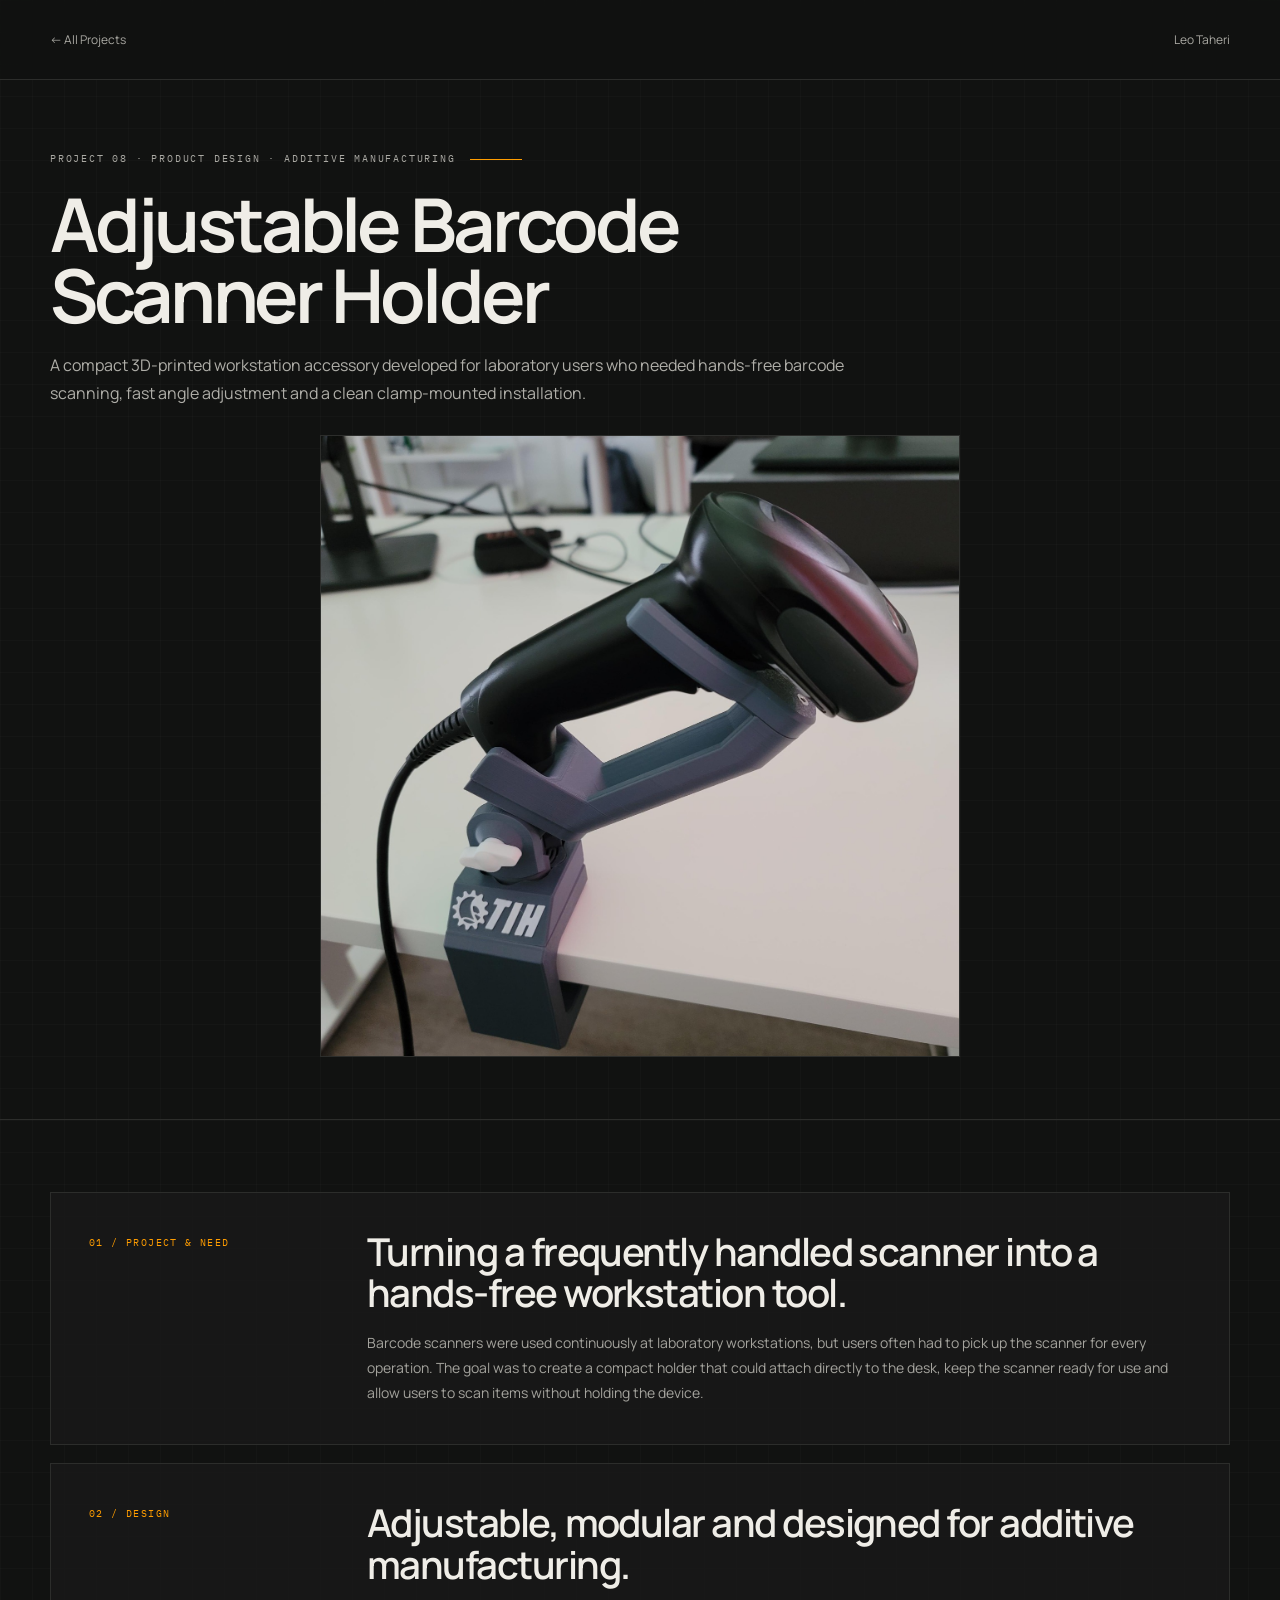
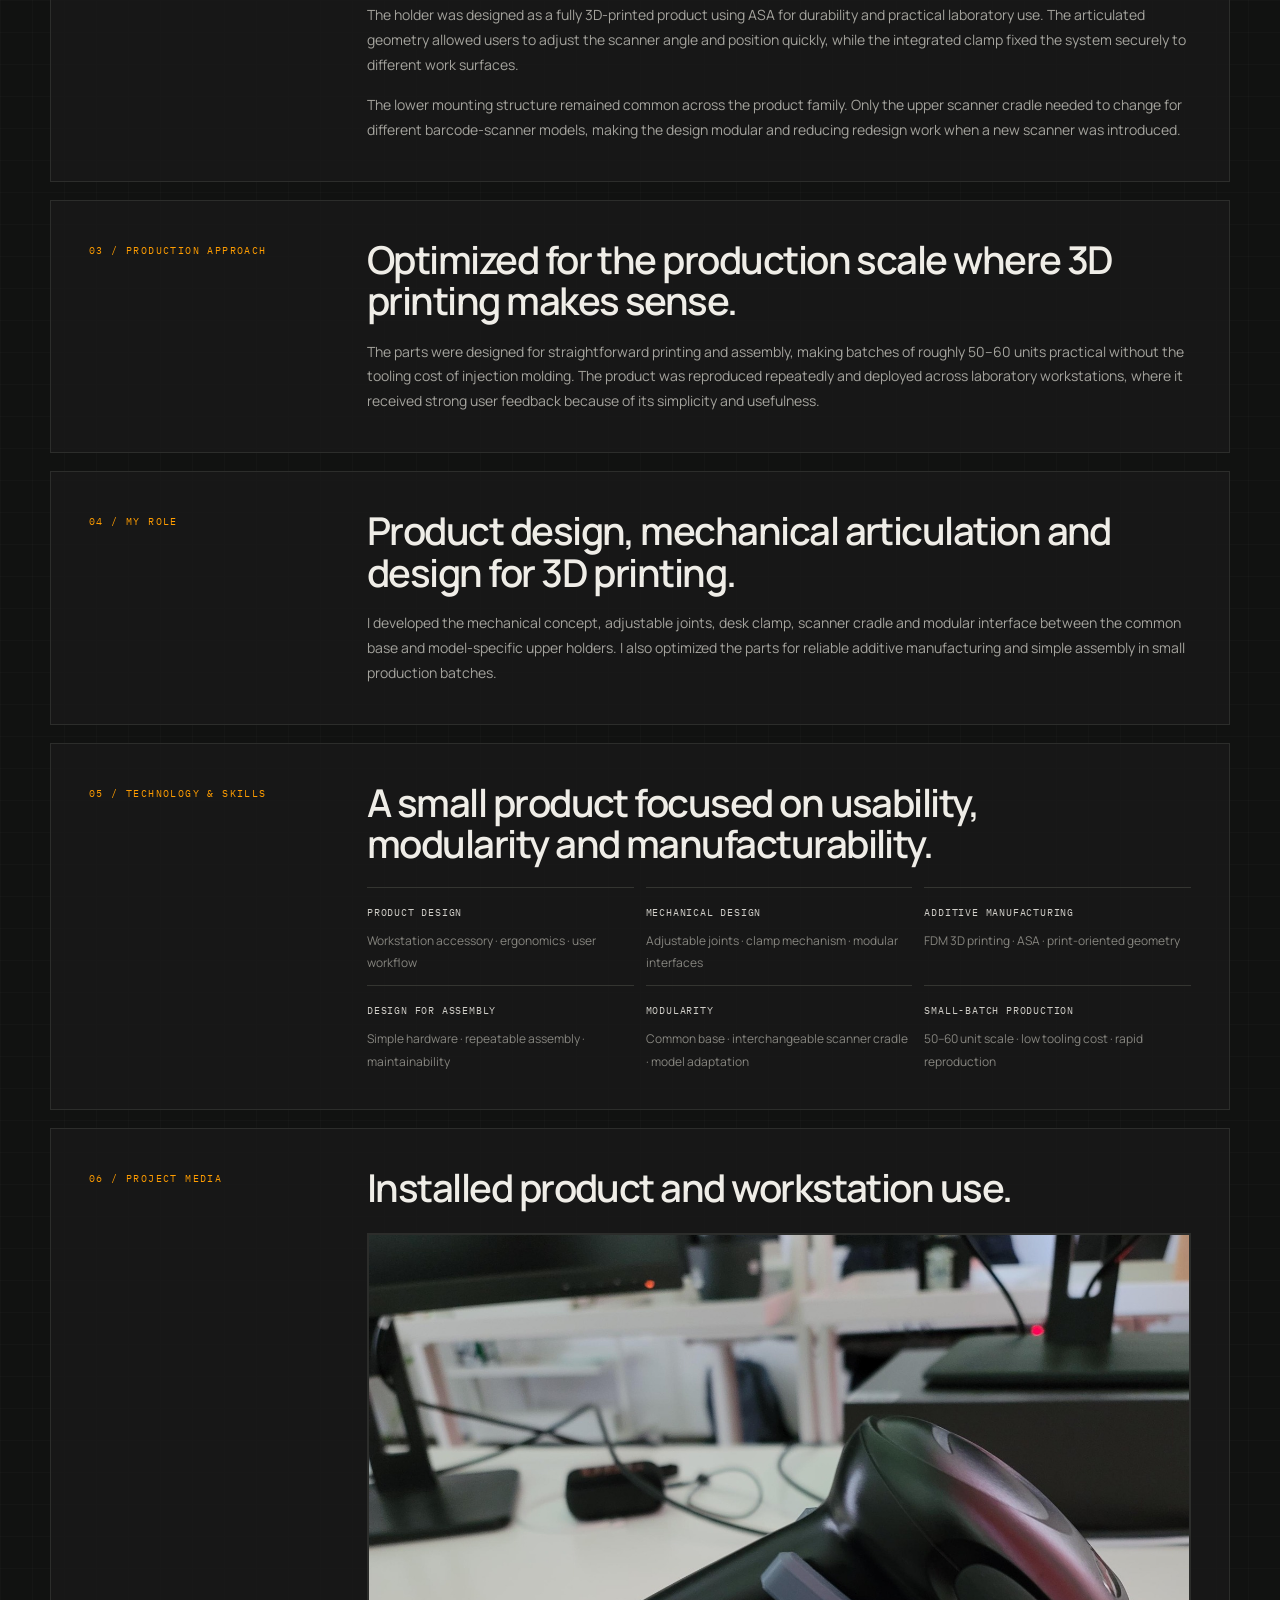
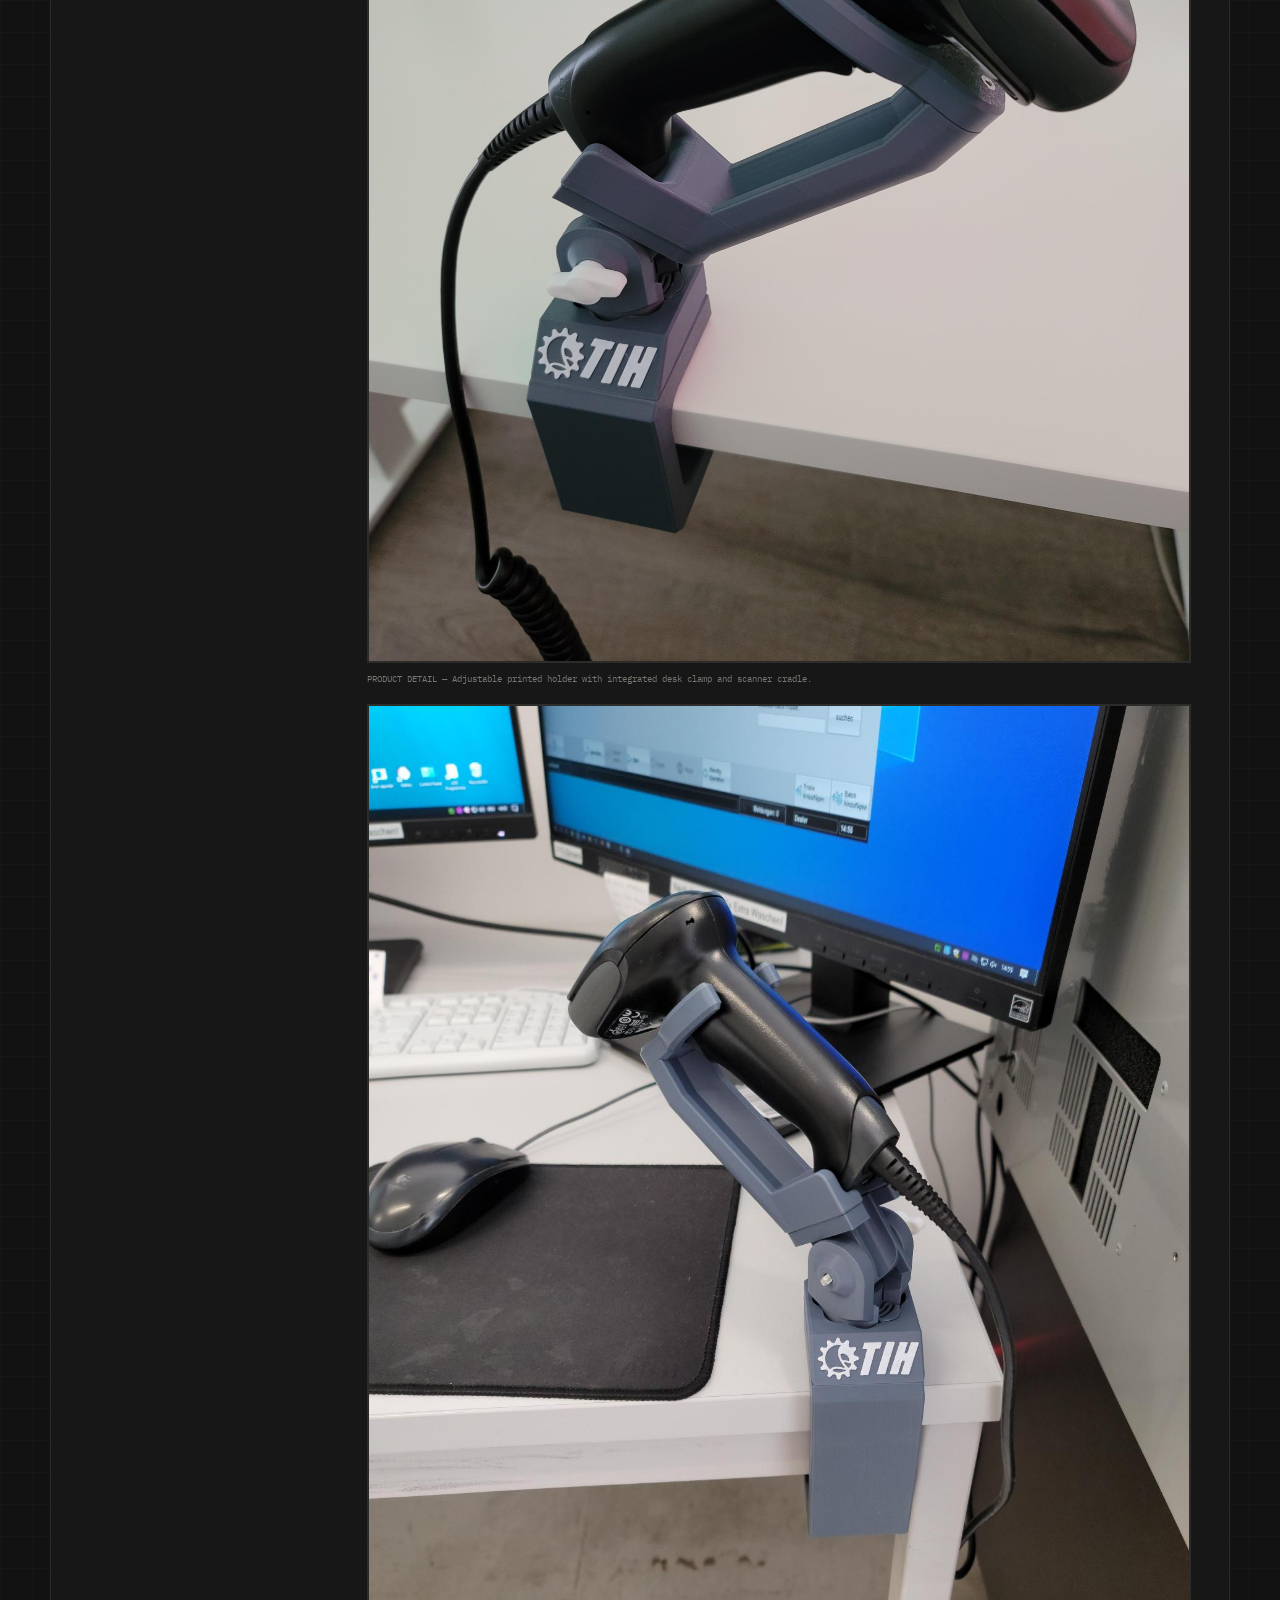
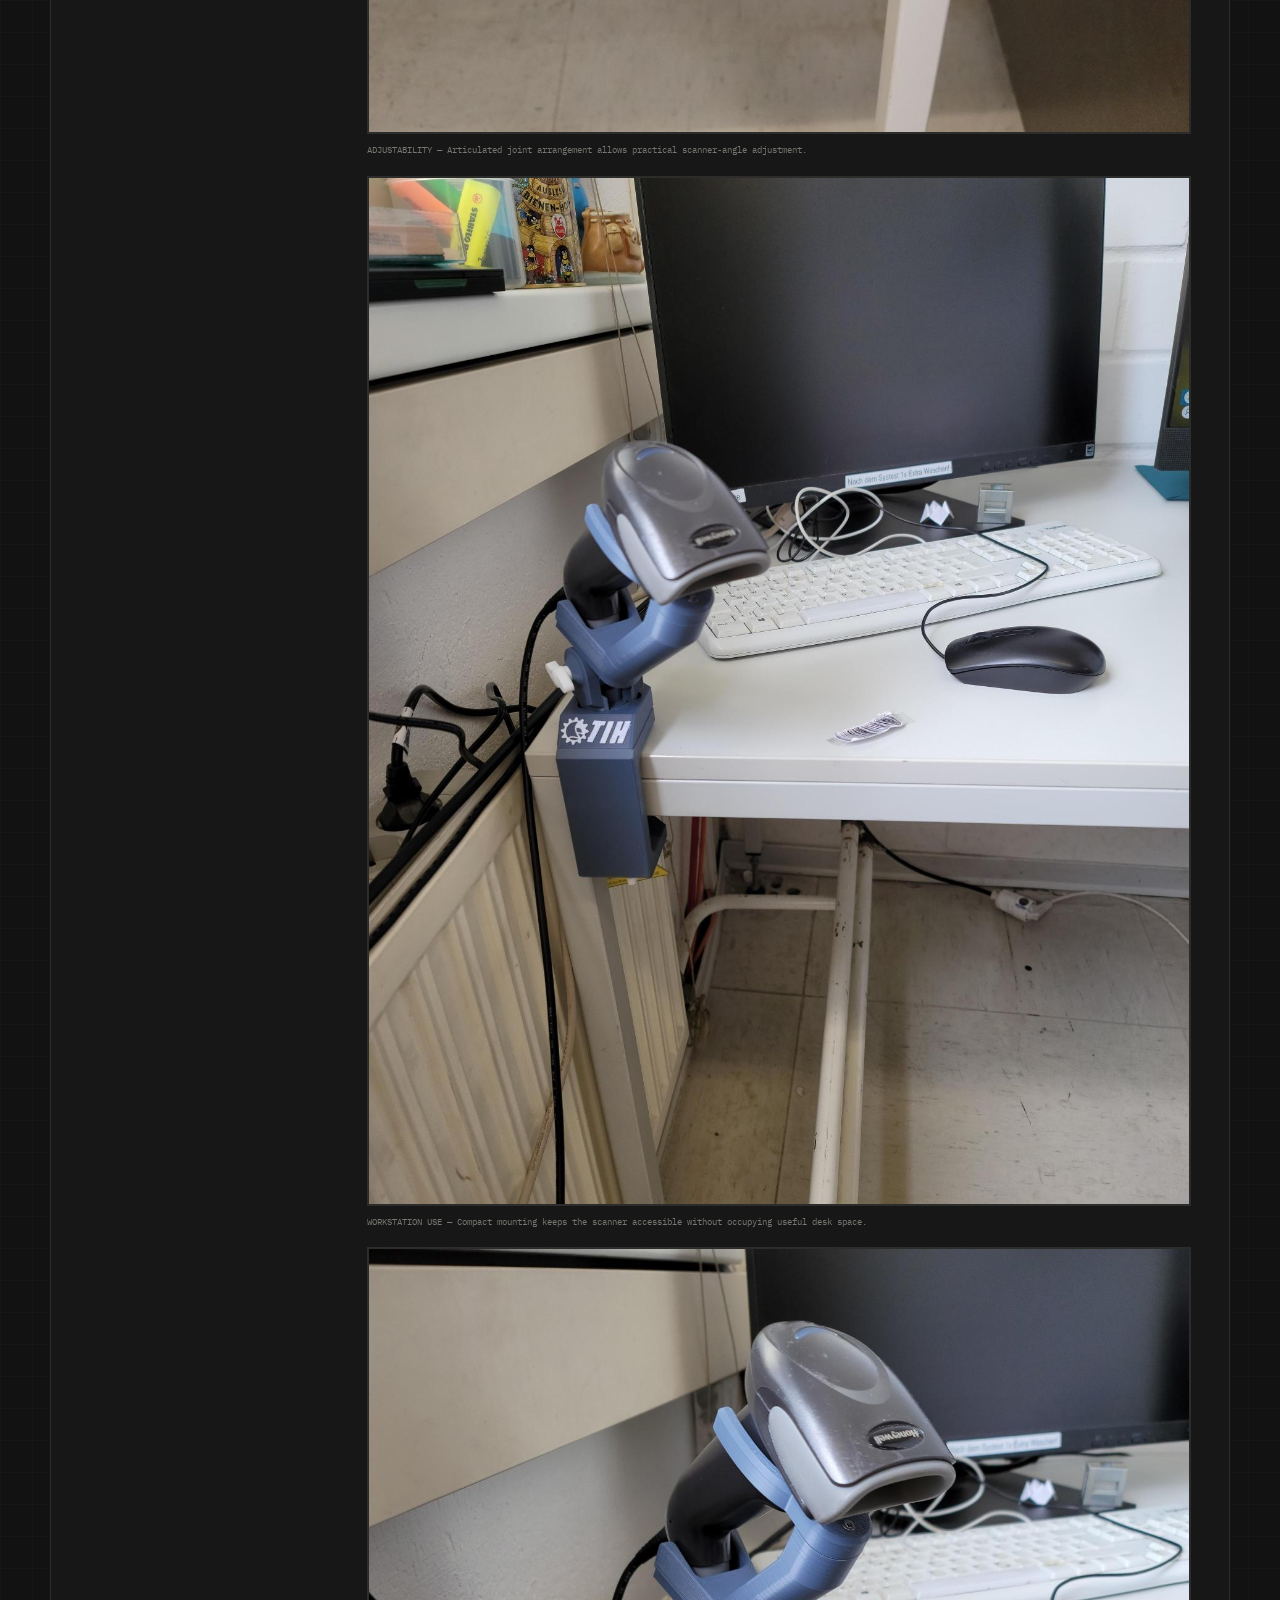
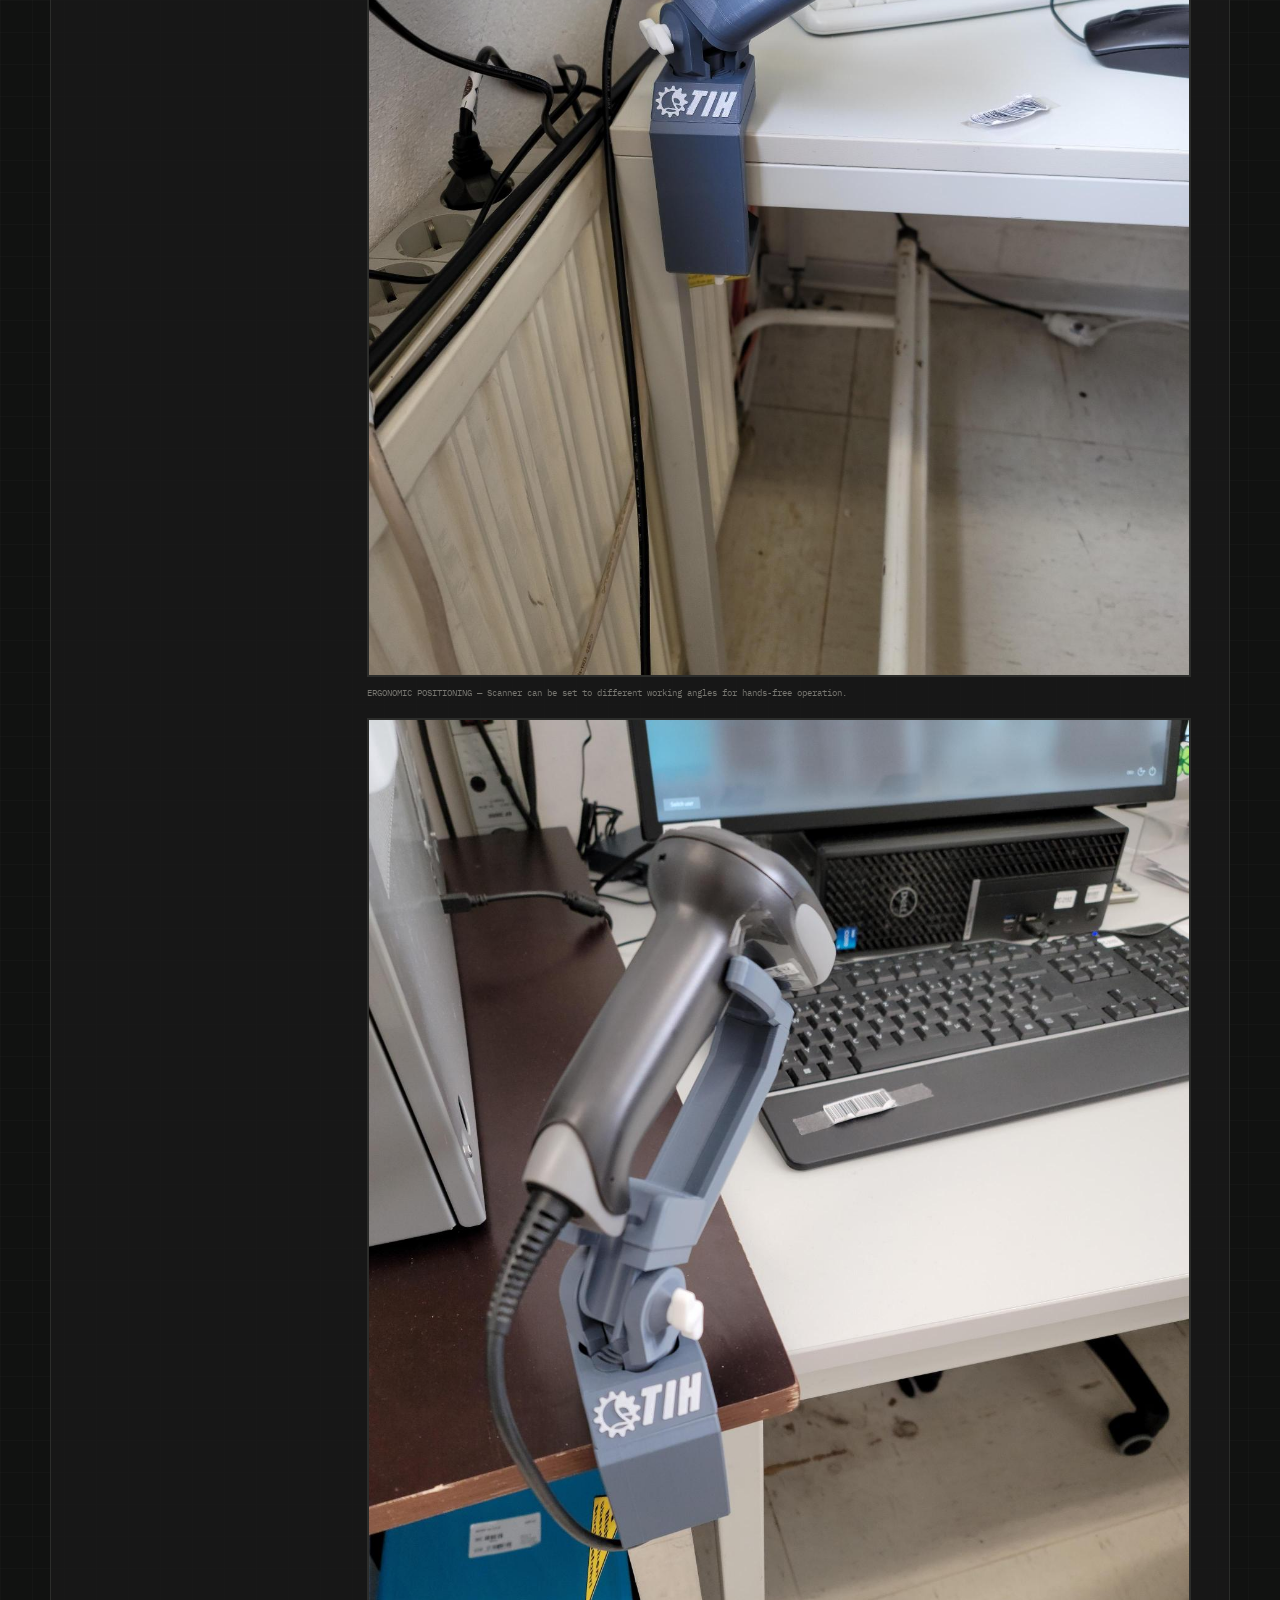
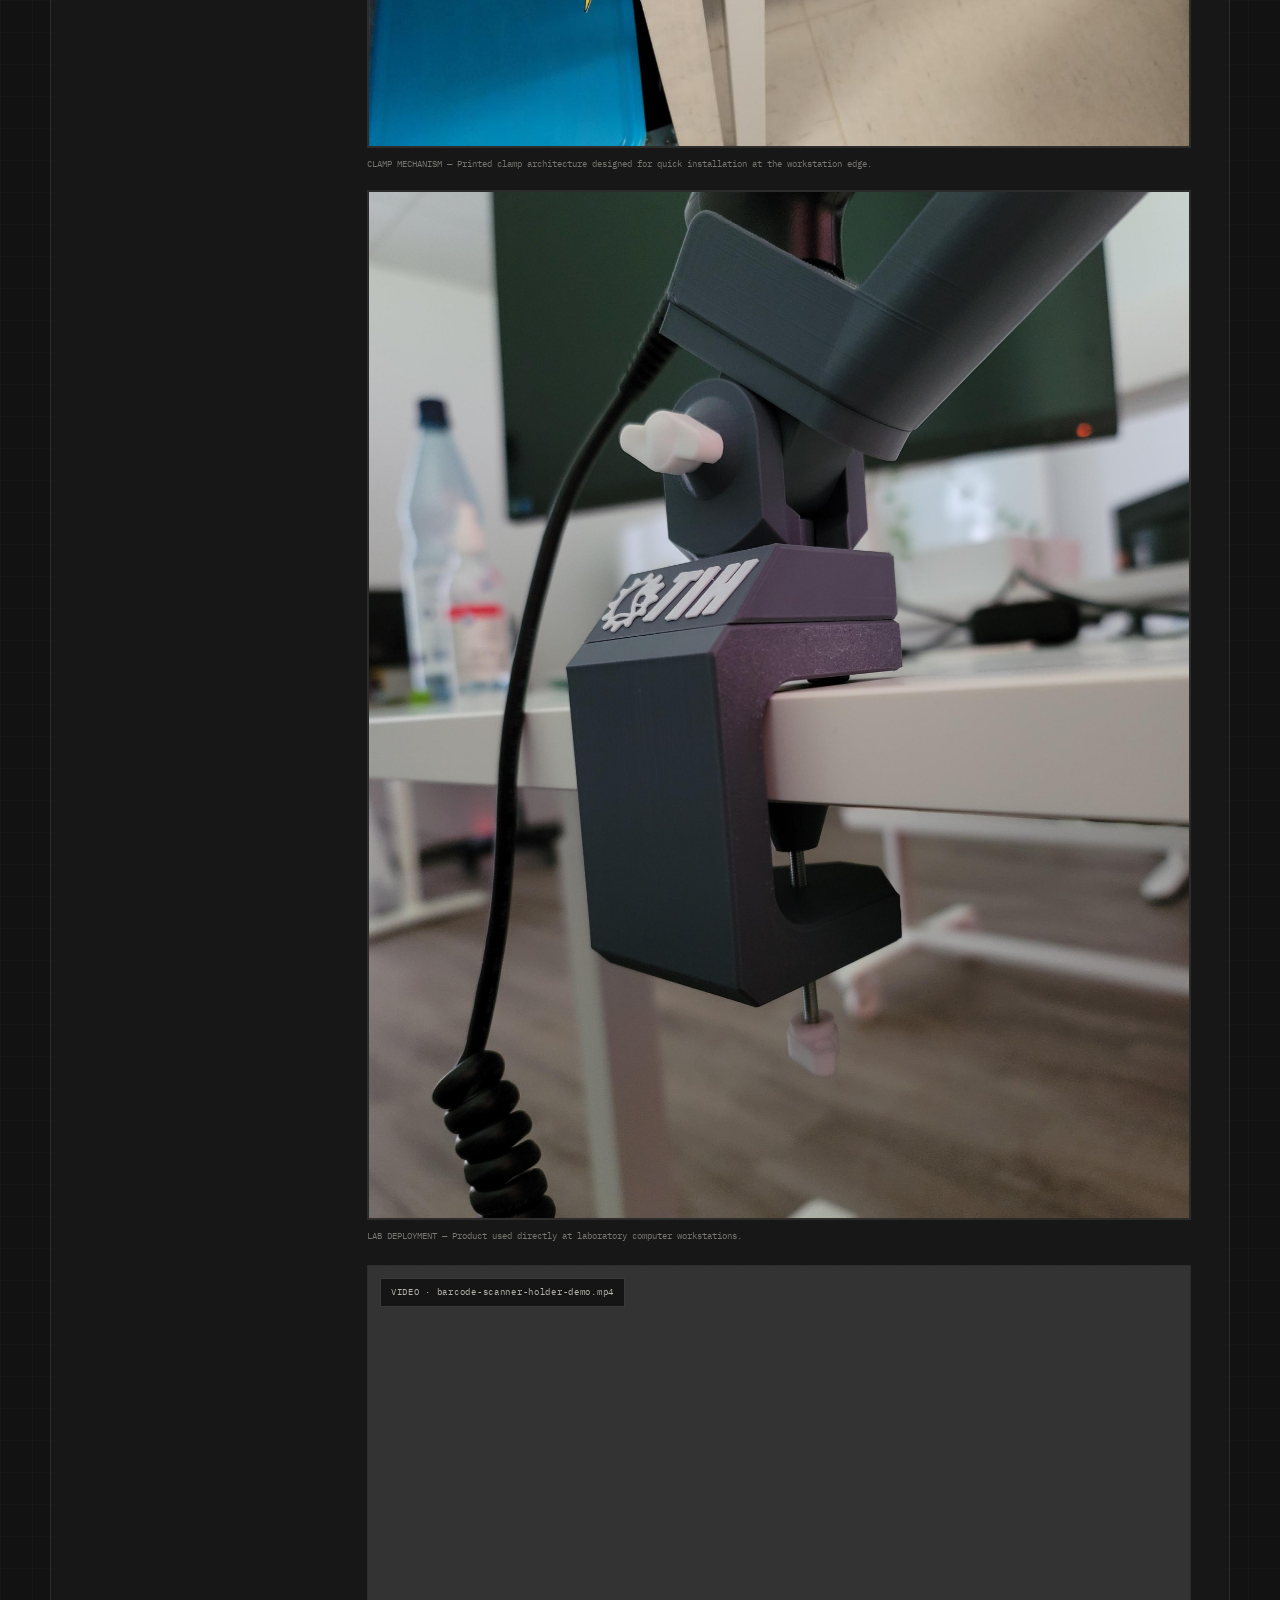
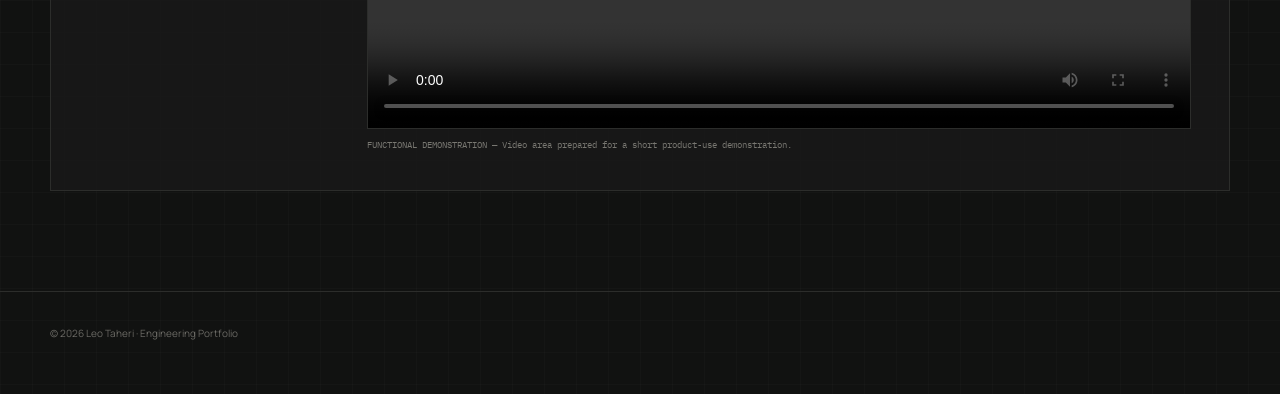
<file: barcode-scanner-holder.html>
<!doctype html>
<html lang="en">
<head>
  <meta charset="utf-8">
  <meta name="viewport" content="width=device-width, initial-scale=1">
  <meta name="description" content="Adjustable 3D-printed barcode scanner holder engineering case study by Leo Taheri.">
  <title>Adjustable Barcode Scanner Holder — Leo Taheri</title>
  <link rel="preconnect" href="https://fonts.googleapis.com">
  <link rel="preconnect" href="https://fonts.gstatic.com" crossorigin>
  <link href="https://fonts.googleapis.com/css2?family=IBM+Plex+Mono:wght@400;500;600&family=Manrope:wght@400;500;600;700&display=swap" rel="stylesheet">
  <style>

    :root{
      --bg:#111211;--panel:#171817;--panel2:#1a1b1a;--line:#2c2d2b;
      --text:#efede7;--muted:#9b9a94;--dim:#74736e;--accent:#ff9d00;--max:1180px;
    }
    *{box-sizing:border-box}
    html{scroll-behavior:smooth}
    body{
      margin:0;color:var(--text);font-family:"Manrope",system-ui,sans-serif;
      background:
        linear-gradient(rgba(255,255,255,.016) 1px,transparent 1px),
        linear-gradient(90deg,rgba(255,255,255,.016) 1px,transparent 1px),
        var(--bg);
      background-size:32px 32px;
    }
    a{color:inherit}
    .wrap{width:min(var(--max),calc(100% - 64px));margin:auto}
    header{
      height:80px;border-bottom:1px solid var(--line);display:flex;align-items:center;
      position:sticky;top:0;z-index:15;background:rgba(17,18,17,.9);backdrop-filter:blur(16px);
    }
    header .wrap{display:flex;align-items:center;justify-content:space-between}
    .back,.name{font-size:12px;text-decoration:none;color:#aaa9a3}
    .back:hover,.name:hover{color:var(--accent)}

    .hero{padding:72px 0 62px;border-bottom:1px solid var(--line)}
    .eyebrow{
      display:flex;align-items:center;gap:14px;color:#aaa9a3;
      font:10px/1.4 "IBM Plex Mono",monospace;letter-spacing:.18em;margin-bottom:22px;
    }
    .eyebrow:after{content:"";width:52px;height:1px;background:var(--accent)}
    h1{
      max-width:780px;margin:0 0 20px;font-size:clamp(46px,5.8vw,78px);
      letter-spacing:-.052em;line-height:.96;font-weight:650;
    }
    .lede{max-width:800px;margin:0;color:#afaea8;font-size:16px;line-height:1.75}
    .hero-image{
      margin-top:42px;width:min(850px,100%);height:460px;overflow:hidden;
      border:1px solid var(--line);background:#171817;
    }
    .hero-image img{width:100%;height:100%;object-fit:cover;object-position:center;display:block}

    .case{padding:72px 0 100px}
    .blocks{display:grid;gap:18px}
    .block{
      display:grid;grid-template-columns:230px minmax(0,1fr);gap:48px;
      padding:38px;border:1px solid var(--line);background:rgba(24,25,24,.88);
    }
    .block-label{
      color:var(--accent);font:10px/1.5 "IBM Plex Mono",monospace;
      letter-spacing:.14em;padding-top:4px;
    }
    .block h2{
      margin:0 0 18px;font-size:clamp(27px,3vw,39px);line-height:1.08;
      letter-spacing:-.04em;font-weight:600;max-width:780px;
    }
    .block p{margin:0 0 15px;color:#a4a39d;font-size:14px;line-height:1.78;max-width:820px}
    .block p:last-child{margin-bottom:0}

    .challenge-grid{display:grid;grid-template-columns:1fr 1fr;gap:12px;margin-top:24px}
    .challenge{
      border:1px solid #30312f;background:#151615;padding:22px;min-height:180px;
    }
    .challenge .n{font:10px/1 "IBM Plex Mono",monospace;color:var(--accent);margin-bottom:14px}
    .challenge h3{font-size:15px;margin:0 0 8px;font-weight:600}
    .challenge p{font-size:12.5px;line-height:1.65;color:#8f8e88;margin:0}

    .tech-grid{display:grid;grid-template-columns:repeat(3,1fr);gap:12px;margin-top:22px}
    .tech{
      border-top:1px solid #343531;padding:18px 0 0;
    }
    .tech strong{
      display:block;font:10px/1.4 "IBM Plex Mono",monospace;
      color:#d0cec8;letter-spacing:.08em;margin-bottom:8px;
    }
    .tech span{color:#86857f;font-size:12px;line-height:1.55}

    .gallery{
      display:grid;grid-template-columns:1.1fr .9fr;gap:18px;margin-top:24px;
    }
    .gallery figure{margin:0}
    .gallery figure:first-child{grid-row:span 2}
    .gallery img{
      width:100%;display:block;border:1px solid var(--line);background:#151615;
      object-fit:cover;
    }
    .gallery figure:first-child img{height:520px}
    .gallery figure:nth-child(2) img,.gallery figure:nth-child(3) img{height:250px}
    figcaption{
      padding-top:8px;color:#72716c;font:9px/1.6 "IBM Plex Mono",monospace;
    }

    .footer{border-top:1px solid var(--line);padding:34px 0 54px;color:#6b6a65;font-size:10px}

    @media(max-width:900px){
      .wrap{width:min(var(--max),calc(100% - 36px))}
      .block{grid-template-columns:1fr;gap:18px;padding:28px}
      .challenge-grid,.tech-grid{grid-template-columns:1fr}
      .gallery{grid-template-columns:1fr}
      .gallery figure:first-child{grid-row:auto}
      .gallery figure:first-child img,.gallery figure:nth-child(2) img,.gallery figure:nth-child(3) img{height:auto;max-height:500px}
      .hero-image{height:380px}
    }
    @media(max-width:560px){
      .hero{padding-top:58px}.hero-image{height:300px}
      .block{padding:23px}.case{padding-top:54px}
    }
  
    /* Expanded project media gallery */
    .gallery{
      display:grid;
      grid-template-columns:repeat(12,minmax(0,1fr));
      gap:18px;
      margin-top:24px;
    }
    .gallery figure{
      margin:0;
      grid-column:span 6;
    }
    .gallery figure.wide{grid-column:1/-1}
    .gallery figure.tall{grid-column:span 5}
    .gallery figure.side{grid-column:span 7}

    .gallery .media-frame{
      position:relative;
      width:100%;
      background:#111210;
      border:1px solid var(--line);
      overflow:hidden;
    }
    .gallery img{
      width:100%;
      height:auto;
      max-height:680px;
      display:block;
      object-fit:contain;
      object-position:center;
      background:#111210;
    }
    .gallery .comparison img{
      max-height:none;
      object-fit:contain;
    }
    .gallery video{
      width:100%;
      aspect-ratio:16/9;
      display:block;
      object-fit:contain;
      background:#0e0f0e;
    }
    .video-note{
      position:absolute;
      top:12px;
      left:12px;
      z-index:2;
      padding:7px 9px;
      border:1px solid #393a36;
      background:rgba(14,15,14,.78);
      color:#b7b5ae;
      font:9px/1.4 "IBM Plex Mono",monospace;
      letter-spacing:.08em;
      backdrop-filter:blur(6px);
    }
figcaption{
      padding-top:9px;
      color:#787771;
      font:9px/1.6 "IBM Plex Mono",monospace;
    }

    @media(max-width:900px){
      .gallery{grid-template-columns:1fr}
      .gallery figure,
      .gallery figure.wide,
      .gallery figure.tall,
      .gallery figure.side{grid-column:auto}
      .gallery img{max-height:none}
      .team-photo .privacy-emoji{
        width:34px;height:34px;font-size:23px;
        box-shadow:0 0 0 2px rgba(17,18,16,.85);
      }
    }

  

    .hero-image{
      width:min(640px,90%)!important;
      height:auto!important;
      margin:28px auto 0!important;
      border:1px solid var(--line)!important;
      background:#151615!important;
      overflow:hidden!important;
    }
    .hero-image img{
      width:100%!important;
      height:auto!important;
      max-height:620px!important;
      display:block!important;
      object-fit:cover!important;
      object-position:center 48%!important;
    }

    .gallery.project08{
      display:grid!important;
      grid-template-columns:repeat(2,minmax(0,1fr))!important;
      gap:18px!important;
      max-width:860px!important;
      margin:24px auto 0!important;
    }
    .gallery.project08 figure{
      margin:0!important;
    }
    .gallery.project08 figure.wide{
      grid-column:1/-1!important;
    }
    .gallery.project08 .media-frame{
      aspect-ratio:4/5;
      overflow:hidden;
      border:1px solid var(--line);
      background:#151615;
    }
    .gallery.project08 img{
      width:100%!important;
      height:100%!important;
      object-fit:cover!important;
      object-position:center!important;
      display:block!important;
      max-height:none!important;
    }
    .gallery.project08 figure.wide .media-frame{
      aspect-ratio:16/10;
    }

    .video-shell{
      position:relative;
      width:100%;
      max-width:860px;
      aspect-ratio:16/9;
      margin:22px auto 0;
      border:1px solid var(--line);
      background:#0e0f0e;
      overflow:hidden;
    }
    .video-shell video{
      width:100%;
      height:100%;
      object-fit:contain;
      display:block;
    }
    .video-file-note{
      position:absolute;
      top:12px;
      left:12px;
      z-index:2;
      padding:7px 10px;
      border:1px solid #393a36;
      background:rgba(14,15,14,.82);
      color:#b7b5ae;
      font:9px/1.4 "IBM Plex Mono",monospace;
      letter-spacing:.08em;
    }

    @media(max-width:800px){
      .gallery.project08{grid-template-columns:1fr!important;max-width:560px!important}
      .gallery.project08 figure.wide{grid-column:auto!important}
      .gallery.project08 figure.wide .media-frame{aspect-ratio:4/5}
      .hero-image{width:min(100%,560px)!important}
    }

  </style>
</head>
<body>

<header>
  <div class="wrap">
    <a class="back" href="projects.html">← All Projects</a>
    <a class="name" href="index.html">Leo Taheri</a>
  </div>
</header>

<main>
  <section class="hero">
    <div class="wrap">
      <div class="eyebrow">PROJECT 08 · PRODUCT DESIGN · ADDITIVE MANUFACTURING</div>
      <h1>Adjustable Barcode Scanner Holder</h1>
      <p class="lede">
        A compact 3D-printed workstation accessory developed for laboratory users who needed
        hands-free barcode scanning, fast angle adjustment and a clean clamp-mounted installation.
      </p>

      <div class="hero-image">
        <img src="images/barcode-scanner-holder-main.jpg" alt="Adjustable 3D-printed barcode scanner holder mounted on a laboratory desk">
      </div>
    </div>
  </section>

  <section class="case">
    <div class="wrap blocks">

      <article class="block">
        <div class="block-label">01 / PROJECT &amp; NEED</div>
        <div>
          <h2>Turning a frequently handled scanner into a hands-free workstation tool.</h2>
          <p>
            Barcode scanners were used continuously at laboratory workstations, but users often had to pick up the scanner
            for every operation. The goal was to create a compact holder that could attach directly to the desk,
            keep the scanner ready for use and allow users to scan items without holding the device.
          </p>
        </div>
      </article>

      <article class="block">
        <div class="block-label">02 / DESIGN</div>
        <div>
          <h2>Adjustable, modular and designed for additive manufacturing.</h2>
          <p>
            The holder was designed as a fully 3D-printed product using ASA for durability and practical laboratory use.
            The articulated geometry allowed users to adjust the scanner angle and position quickly, while the integrated clamp
            fixed the system securely to different work surfaces.
          </p>
          <p>
            The lower mounting structure remained common across the product family. Only the upper scanner cradle needed to change
            for different barcode-scanner models, making the design modular and reducing redesign work when a new scanner was introduced.
          </p>
        </div>
      </article>

      <article class="block">
        <div class="block-label">03 / PRODUCTION APPROACH</div>
        <div>
          <h2>Optimized for the production scale where 3D printing makes sense.</h2>
          <p>
            The parts were designed for straightforward printing and assembly, making batches of roughly 50–60 units
            practical without the tooling cost of injection molding. The product was reproduced repeatedly and deployed
            across laboratory workstations, where it received strong user feedback because of its simplicity and usefulness.
          </p>
        </div>
      </article>

      <article class="block">
        <div class="block-label">04 / MY ROLE</div>
        <div>
          <h2>Product design, mechanical articulation and design for 3D printing.</h2>
          <p>
            I developed the mechanical concept, adjustable joints, desk clamp, scanner cradle and modular interface
            between the common base and model-specific upper holders. I also optimized the parts for reliable additive manufacturing
            and simple assembly in small production batches.
          </p>
        </div>
      </article>

      <article class="block">
        <div class="block-label">05 / TECHNOLOGY &amp; SKILLS</div>
        <div>
          <h2>A small product focused on usability, modularity and manufacturability.</h2>
          <div class="tech-grid">
            <div class="tech"><strong>PRODUCT DESIGN</strong><span>Workstation accessory · ergonomics · user workflow</span></div>
            <div class="tech"><strong>MECHANICAL DESIGN</strong><span>Adjustable joints · clamp mechanism · modular interfaces</span></div>
            <div class="tech"><strong>ADDITIVE MANUFACTURING</strong><span>FDM 3D printing · ASA · print-oriented geometry</span></div>
            <div class="tech"><strong>DESIGN FOR ASSEMBLY</strong><span>Simple hardware · repeatable assembly · maintainability</span></div>
            <div class="tech"><strong>MODULARITY</strong><span>Common base · interchangeable scanner cradle · model adaptation</span></div>
            <div class="tech"><strong>SMALL-BATCH PRODUCTION</strong><span>50–60 unit scale · low tooling cost · rapid reproduction</span></div>
          </div>
        </div>
      </article>

      <article class="block">
        <div class="block-label">06 / PROJECT MEDIA</div>
        <div>
          <h2>Installed product and workstation use.</h2>

          <div class="gallery project08">
            <figure>
              <div class="media-frame">
                <img src="images/barcode-scanner-holder-main.jpg" alt="Barcode scanner holder close-up">
              </div>
              <figcaption>PRODUCT DETAIL — Adjustable printed holder with integrated desk clamp and scanner cradle.</figcaption>
            </figure>

            <figure>
              <div class="media-frame">
                <img src="images/barcode-scanner-holder-side.jpg" alt="Side view of barcode scanner holder at workstation">
              </div>
              <figcaption>ADJUSTABILITY — Articulated joint arrangement allows practical scanner-angle adjustment.</figcaption>
            </figure>

            <figure>
              <div class="media-frame">
                <img src="images/barcode-scanner-holder-desk.jpg" alt="Barcode scanner holder installed on laboratory desk">
              </div>
              <figcaption>WORKSTATION USE — Compact mounting keeps the scanner accessible without occupying useful desk space.</figcaption>
            </figure>

            <figure>
              <div class="media-frame">
                <img src="images/barcode-scanner-holder-angle.jpg" alt="Angled view of barcode scanner holder">
              </div>
              <figcaption>ERGONOMIC POSITIONING — Scanner can be set to different working angles for hands-free operation.</figcaption>
            </figure>

            <figure>
              <div class="media-frame">
                <img src="images/barcode-scanner-holder-clamp.jpg" alt="Close-up of desk clamp on barcode scanner holder">
              </div>
              <figcaption>CLAMP MECHANISM — Printed clamp architecture designed for quick installation at the workstation edge.</figcaption>
            </figure>

            <figure>
              <div class="media-frame">
                <img src="images/barcode-scanner-holder-workstation.jpg" alt="Barcode scanner holder in laboratory workstation context">
              </div>
              <figcaption>LAB DEPLOYMENT — Product used directly at laboratory computer workstations.</figcaption>
            </figure>
          </div>

          <div class="video-shell">
            <div class="video-file-note">VIDEO · barcode-scanner-holder-demo.mp4</div>
            <video controls preload="metadata">
              <source src="videos/barcode-scanner-holder-demo.mp4" type="video/mp4">
              Your browser does not support the video element.
            </video>
          </div>
          <figcaption>FUNCTIONAL DEMONSTRATION — Video area prepared for a short product-use demonstration.</figcaption>

        </div>
      </article>

    </div>
  </section>
</main>

<footer class="footer">
  <div class="wrap">© <span id="year"></span> Leo Taheri · Engineering Portfolio</div>
</footer>
<script>document.getElementById('year').textContent = new Date().getFullYear();</script>

</body>
</html>
</file>
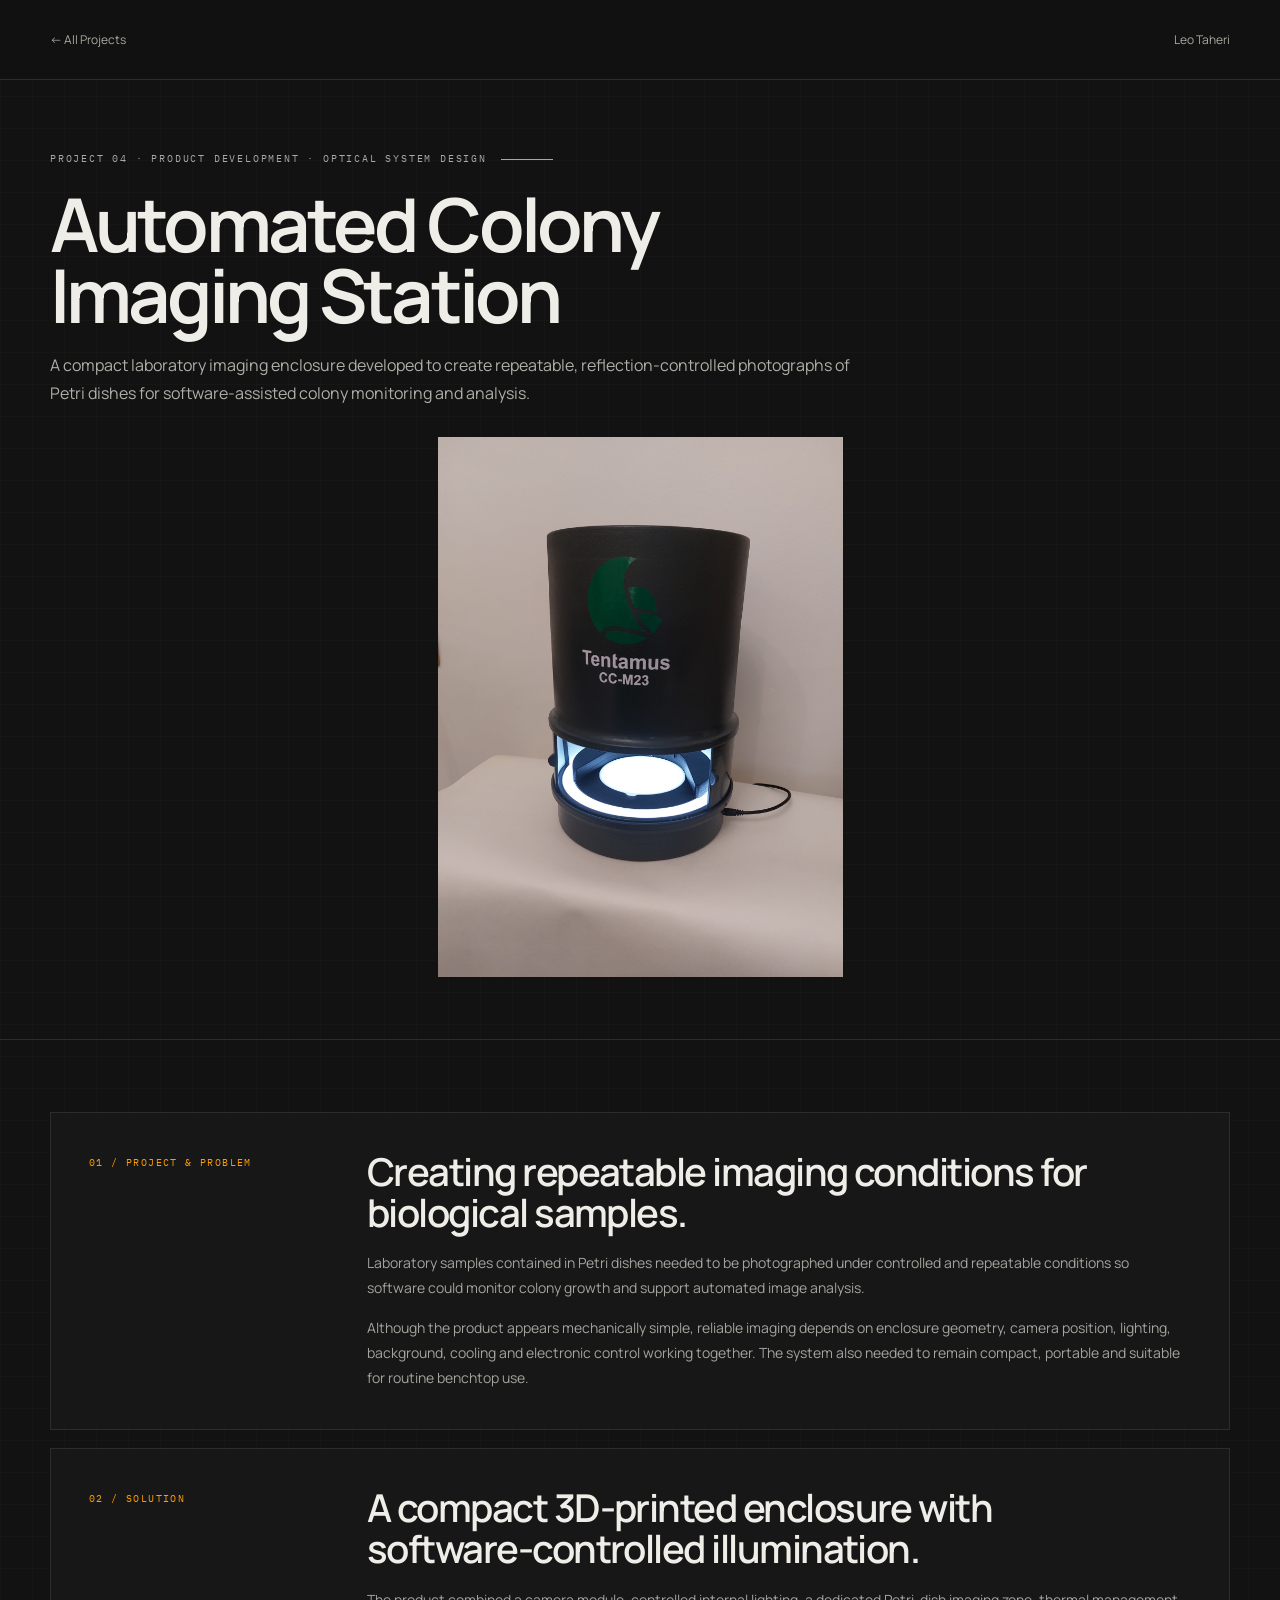
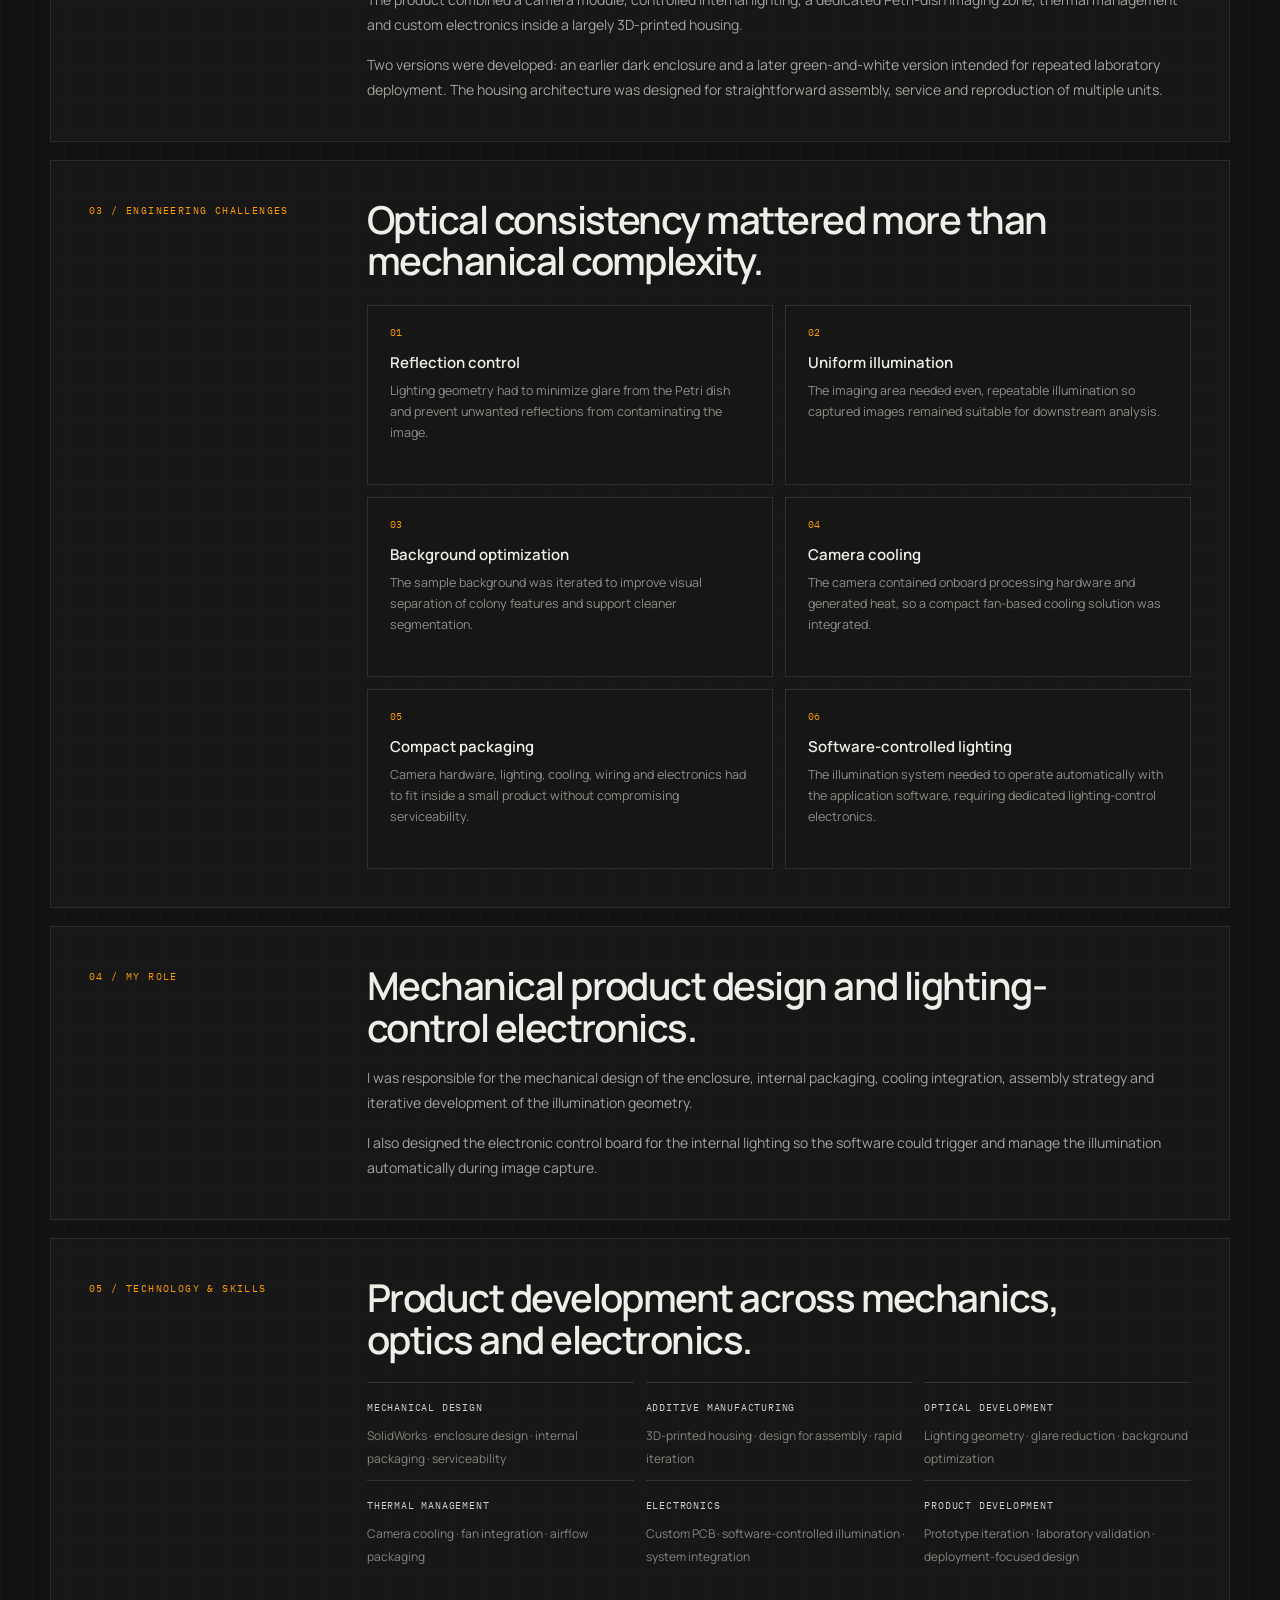
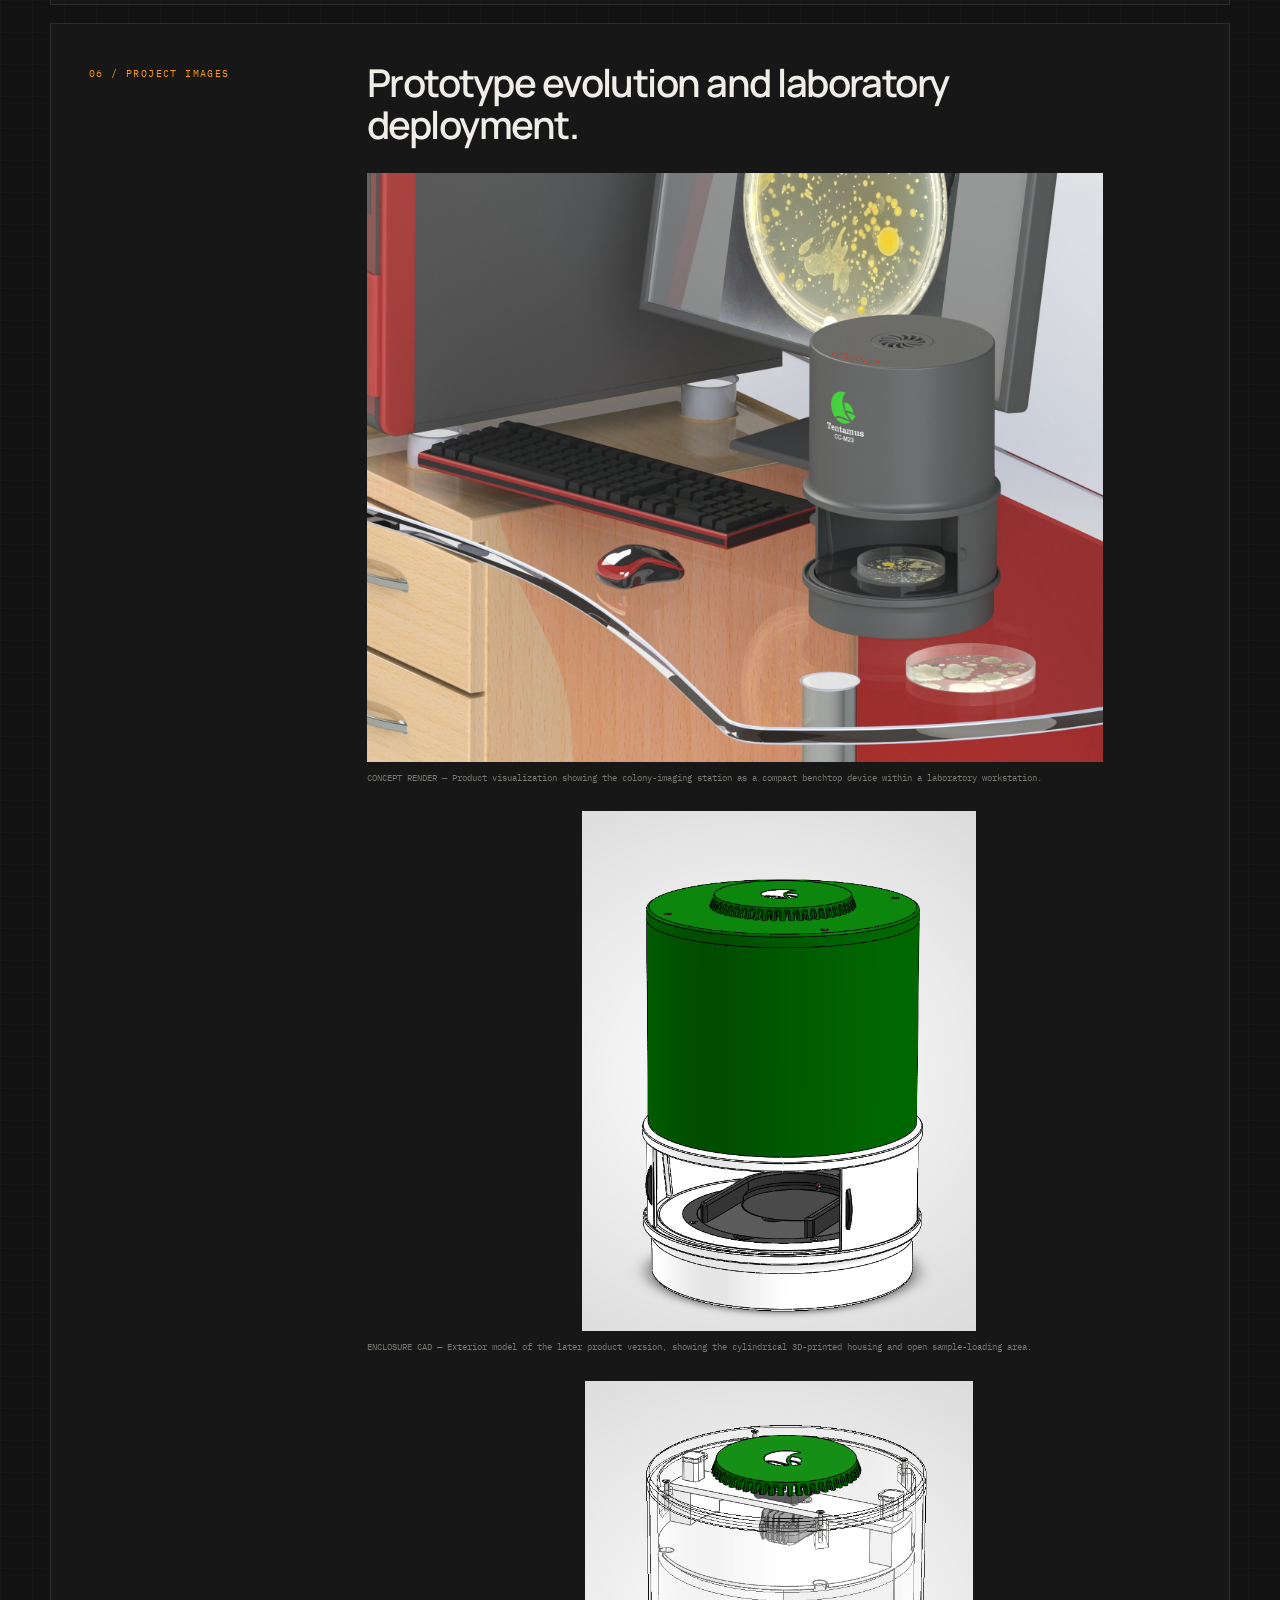
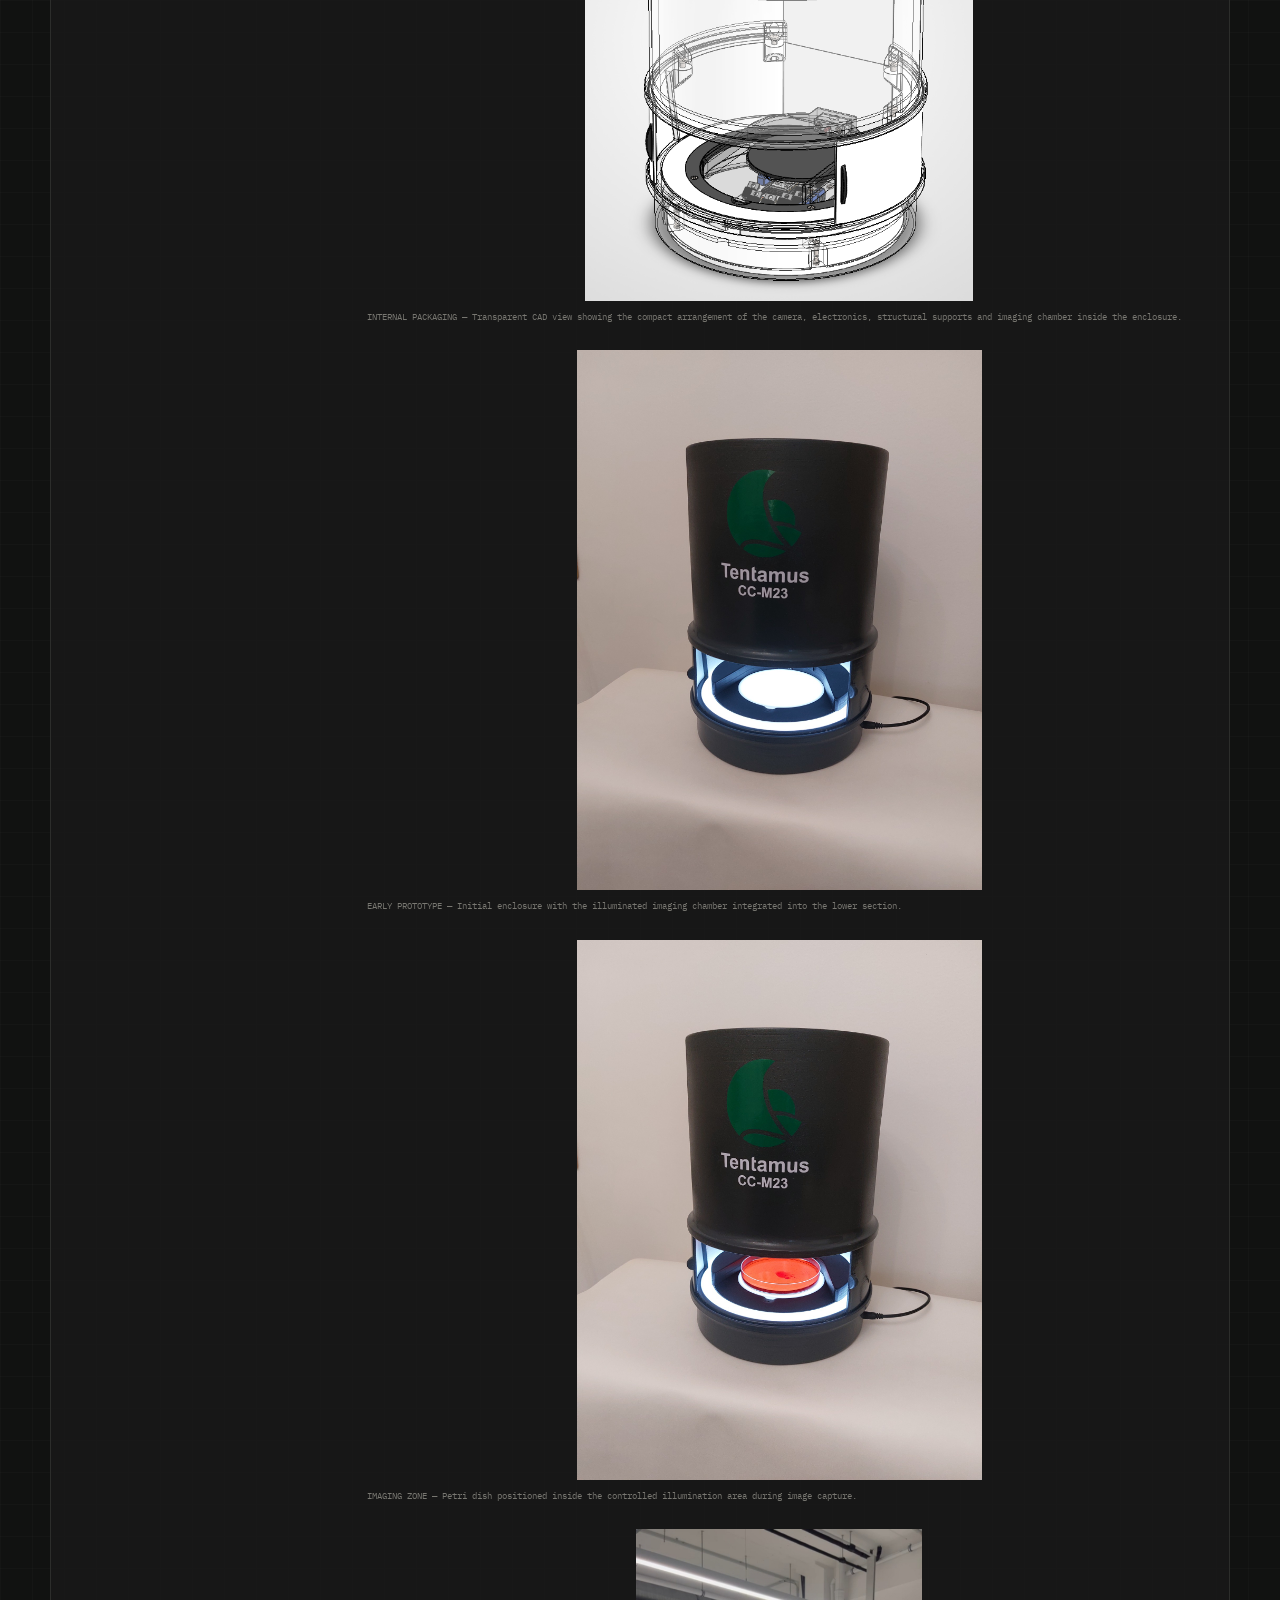
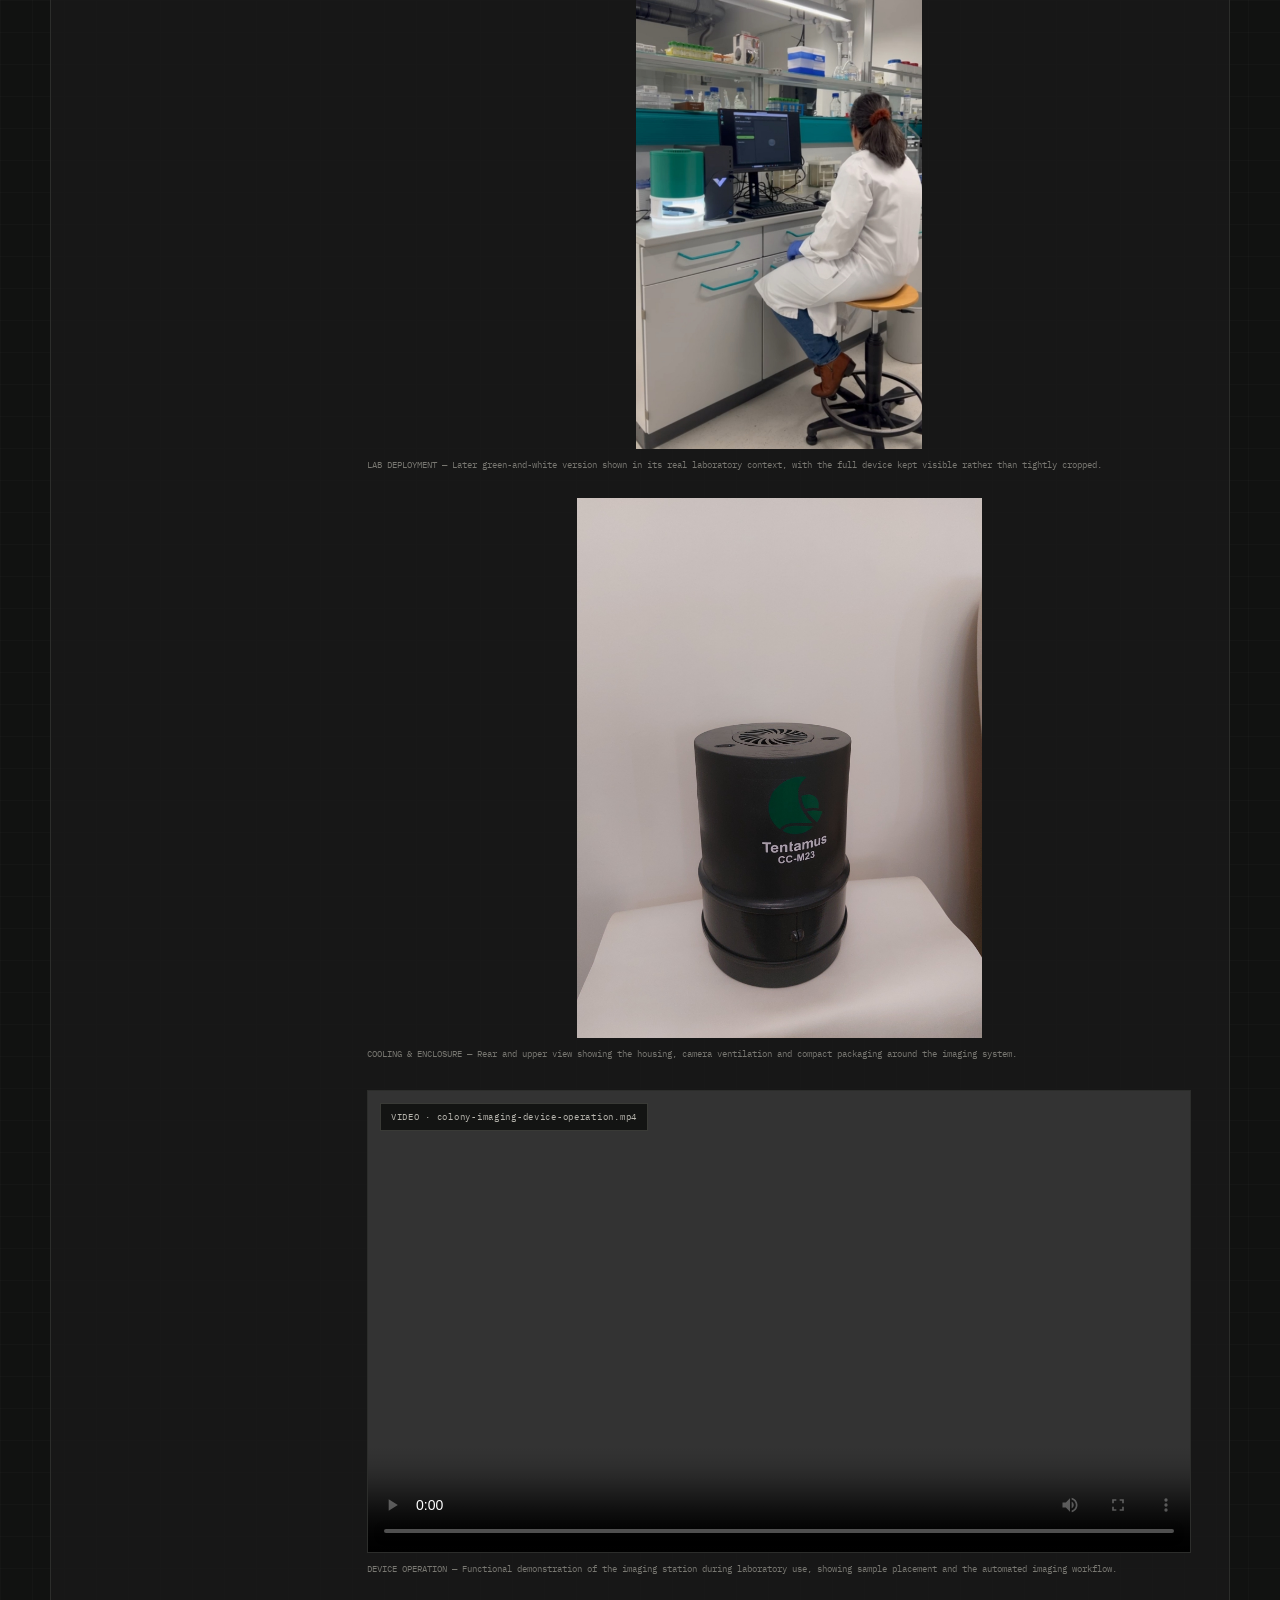
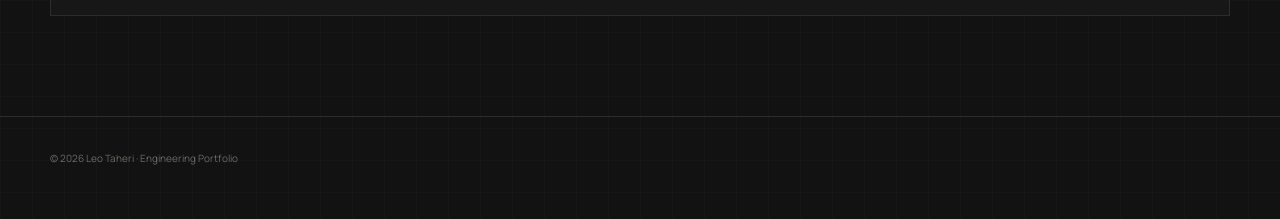
<file: colony-imaging-station.html>
<!doctype html>
<html lang="en">
<head>
  <meta charset="utf-8">
  <meta name="viewport" content="width=device-width, initial-scale=1">
  <meta name="description" content="Automated Colony Imaging Station engineering case study by Leo Taheri.">
  <title>Automated Colony Imaging Station — Leo Taheri</title>
  <link rel="preconnect" href="https://fonts.googleapis.com">
  <link rel="preconnect" href="https://fonts.gstatic.com" crossorigin>
  <link href="https://fonts.googleapis.com/css2?family=IBM+Plex+Mono:wght@400;500;600&family=Manrope:wght@400;500;600;700&display=swap" rel="stylesheet">
  <style>

    :root{
      --bg:#111211;--panel:#171817;--panel2:#1a1b1a;--line:#2c2d2b;
      --text:#efede7;--muted:#9b9a94;--dim:#74736e;--accent:#ff9d00;--max:1180px;
    }
    *{box-sizing:border-box}
    html{scroll-behavior:smooth}
    body{
      margin:0;color:var(--text);font-family:"Manrope",system-ui,sans-serif;
      background:
        linear-gradient(rgba(255,255,255,.016) 1px,transparent 1px),
        linear-gradient(90deg,rgba(255,255,255,.016) 1px,transparent 1px),
        var(--bg);
      background-size:32px 32px;
    }
    a{color:inherit}
    .wrap{width:min(var(--max),calc(100% - 64px));margin:auto}
    header{
      height:80px;border-bottom:1px solid var(--line);display:flex;align-items:center;
      position:sticky;top:0;z-index:15;background:rgba(17,18,17,.9);backdrop-filter:blur(16px);
    }
    header .wrap{display:flex;align-items:center;justify-content:space-between}
    .back,.name{font-size:12px;text-decoration:none;color:#aaa9a3}
    .back:hover,.name:hover{color:var(--accent)}

    .hero{padding:72px 0 62px;border-bottom:1px solid var(--line)}
    .eyebrow{
      display:flex;align-items:center;gap:14px;color:#aaa9a3;
      font:10px/1.4 "IBM Plex Mono",monospace;letter-spacing:.18em;margin-bottom:22px;
    }
    .eyebrow:after{content:"";width:52px;height:1px;background:var(--accent)}
    h1{
      max-width:780px;margin:0 0 20px;font-size:clamp(46px,5.8vw,78px);
      letter-spacing:-.052em;line-height:.96;font-weight:650;
    }
    .lede{max-width:800px;margin:0;color:#afaea8;font-size:16px;line-height:1.75}
    .hero-image{
      margin-top:42px;width:min(850px,100%);height:460px;overflow:hidden;
      border:1px solid var(--line);background:#171817;
    }
    .hero-image img{width:100%;height:100%;object-fit:cover;object-position:center;display:block}

    .case{padding:72px 0 100px}
    .blocks{display:grid;gap:18px}
    .block{
      display:grid;grid-template-columns:230px minmax(0,1fr);gap:48px;
      padding:38px;border:1px solid var(--line);background:rgba(24,25,24,.88);
    }
    .block-label{
      color:var(--accent);font:10px/1.5 "IBM Plex Mono",monospace;
      letter-spacing:.14em;padding-top:4px;
    }
    .block h2{
      margin:0 0 18px;font-size:clamp(27px,3vw,39px);line-height:1.08;
      letter-spacing:-.04em;font-weight:600;max-width:780px;
    }
    .block p{margin:0 0 15px;color:#a4a39d;font-size:14px;line-height:1.78;max-width:820px}
    .block p:last-child{margin-bottom:0}

    .challenge-grid{display:grid;grid-template-columns:1fr 1fr;gap:12px;margin-top:24px}
    .challenge{
      border:1px solid #30312f;background:#151615;padding:22px;min-height:180px;
    }
    .challenge .n{font:10px/1 "IBM Plex Mono",monospace;color:var(--accent);margin-bottom:14px}
    .challenge h3{font-size:15px;margin:0 0 8px;font-weight:600}
    .challenge p{font-size:12.5px;line-height:1.65;color:#8f8e88;margin:0}

    .tech-grid{display:grid;grid-template-columns:repeat(3,1fr);gap:12px;margin-top:22px}
    .tech{
      border-top:1px solid #343531;padding:18px 0 0;
    }
    .tech strong{
      display:block;font:10px/1.4 "IBM Plex Mono",monospace;
      color:#d0cec8;letter-spacing:.08em;margin-bottom:8px;
    }
    .tech span{color:#86857f;font-size:12px;line-height:1.55}

    .gallery{
      display:grid;grid-template-columns:1.1fr .9fr;gap:18px;margin-top:24px;
    }
    .gallery figure{margin:0}
    .gallery figure:first-child{grid-row:span 2}
    .gallery img{
      width:100%;display:block;border:1px solid var(--line);background:#151615;
      object-fit:cover;
    }
    .gallery figure:first-child img{height:520px}
    .gallery figure:nth-child(2) img,.gallery figure:nth-child(3) img{height:250px}
    figcaption{
      padding-top:8px;color:#72716c;font:9px/1.6 "IBM Plex Mono",monospace;
    }

    .footer{border-top:1px solid var(--line);padding:34px 0 54px;color:#6b6a65;font-size:10px}

    @media(max-width:900px){
      .wrap{width:min(var(--max),calc(100% - 36px))}
      .block{grid-template-columns:1fr;gap:18px;padding:28px}
      .challenge-grid,.tech-grid{grid-template-columns:1fr}
      .gallery{grid-template-columns:1fr}
      .gallery figure:first-child{grid-row:auto}
      .gallery figure:first-child img,.gallery figure:nth-child(2) img,.gallery figure:nth-child(3) img{height:auto;max-height:500px}
      .hero-image{height:380px}
    }
    @media(max-width:560px){
      .hero{padding-top:58px}.hero-image{height:300px}
      .block{padding:23px}.case{padding-top:54px}
    }
  
    /* Expanded project media gallery */
    .gallery{
      display:grid;
      grid-template-columns:repeat(12,minmax(0,1fr));
      gap:18px;
      margin-top:24px;
    }
    .gallery figure{
      margin:0;
      grid-column:span 6;
    }
    .gallery figure.wide{grid-column:1/-1}
    .gallery figure.tall{grid-column:span 5}
    .gallery figure.side{grid-column:span 7}

    .gallery .media-frame{
      position:relative;
      width:100%;
      background:#111210;
      border:1px solid var(--line);
      overflow:hidden;
    }
    .gallery img{
      width:100%;
      height:auto;
      max-height:680px;
      display:block;
      object-fit:contain;
      object-position:center;
      background:#111210;
    }
    .gallery .comparison img{
      max-height:none;
      object-fit:contain;
    }
    .gallery video{
      width:100%;
      aspect-ratio:16/9;
      display:block;
      object-fit:contain;
      background:#0e0f0e;
    }
    .video-note{
      position:absolute;
      top:12px;
      left:12px;
      z-index:2;
      padding:7px 9px;
      border:1px solid #393a36;
      background:rgba(14,15,14,.78);
      color:#b7b5ae;
      font:9px/1.4 "IBM Plex Mono",monospace;
      letter-spacing:.08em;
      backdrop-filter:blur(6px);
    }
figcaption{
      padding-top:9px;
      color:#787771;
      font:9px/1.6 "IBM Plex Mono",monospace;
    }

    @media(max-width:900px){
      .gallery{grid-template-columns:1fr}
      .gallery figure,
      .gallery figure.wide,
      .gallery figure.tall,
      .gallery figure.side{grid-column:auto}
      .gallery img{max-height:none}
      .team-photo .privacy-emoji{
        width:34px;height:34px;font-size:23px;
        box-shadow:0 0 0 2px rgba(17,18,16,.85);
      }
    }

  

    /* Project 04 media treatment — no letterboxing / empty side bands */
    .hero-image{
      width:min(720px,100%)!important;
      height:560px!important;
      background:#151615!important;
    }
    .hero-image img{
      width:100%!important;
      height:100%!important;
      object-fit:cover!important;
      object-position:center 58%!important;
    }

    .gallery.p4-gallery{
      grid-template-columns:repeat(2,minmax(0,1fr))!important;
      gap:18px!important;
    }
    .gallery.p4-gallery figure{
      margin:0!important;
    }
    .gallery.p4-gallery figure.wide{
      grid-column:auto!important;
    }
    .gallery.p4-gallery .media-frame{
      aspect-ratio:3/4;
      background:#151615;
      overflow:hidden;
    }
    .gallery.p4-gallery img{
      width:100%!important;
      height:100%!important;
      max-height:none!important;
      object-fit:cover!important;
      object-position:center!important;
      border:0!important;
    }
    .gallery.p4-gallery figure:nth-child(3) img{
      object-position:center 45%!important;
    }

    @media(max-width:760px){
      .hero-image{height:500px!important}
      .gallery.p4-gallery{grid-template-columns:1fr!important}
      .gallery.p4-gallery .media-frame{aspect-ratio:4/5}
    }

  
    /* Project 04 sizing refinement */
    .hero-image{
      width:min(520px,88%)!important;
      height:420px!important;
      margin:28px auto 0!important;
      border:1px solid var(--line)!important;
      background:#151615!important;
      overflow:hidden!important;
    }
    .hero-image img{
      width:100%!important;
      height:100%!important;
      object-fit:cover!important;
      object-position:center 58%!important;
      display:block!important;
    }

    .gallery.p4-gallery{
      grid-template-columns:repeat(2,minmax(0,1fr))!important;
      gap:22px!important;
      max-width:860px!important;
      margin:24px auto 0!important;
    }
    .gallery.p4-gallery .media-frame{
      aspect-ratio:4/5!important;
      max-height:440px!important;
    }
    .gallery.p4-gallery img{
      width:100%!important;
      height:100%!important;
      object-fit:cover!important;
      object-position:center!important;
    }

    @media(max-width:760px){
      .hero-image{
        width:min(100%,460px)!important;
        height:380px!important;
      }
      .gallery.p4-gallery{
        grid-template-columns:1fr!important;
        max-width:520px!important;
      }
      .gallery.p4-gallery .media-frame{
        max-height:500px!important;
      }
    }


    /* Project 04 render + video */
    .gallery.p4-gallery figure.render-wide{
      grid-column:1/-1!important;
    }
    .gallery.p4-gallery figure.render-wide .media-frame{
      aspect-ratio:16/10!important;
      max-height:none!important;
    }
    .gallery.p4-gallery figure.render-wide img{
      width:100%!important;
      height:100%!important;
      object-fit:cover!important;
      object-position:center!important;
    }
    .p4-video-wrap{
      max-width:860px;
      margin:28px auto 0;
    }
    .p4-video-shell{
      position:relative;
      width:100%;
      aspect-ratio:16/9;
      border:1px solid var(--line);
      background:#0e0f0e;
      overflow:hidden;
    }
    .p4-video-shell video{
      width:100%;
      height:100%;
      display:block;
      object-fit:contain;
    }
    .p4-video-note{
      position:absolute;
      top:12px;
      left:12px;
      z-index:2;
      padding:7px 10px;
      border:1px solid #393a36;
      background:rgba(14,15,14,.84);
      color:#b7b5ae;
      font:9px/1.4 "IBM Plex Mono",monospace;
      letter-spacing:.08em;
    }


    /* Project 04 — final media refinement: show complete products, avoid aggressive cropping */
    .hero-image{
      width:min(600px,92%)!important;
      height:500px!important;
      margin:30px auto 0!important;
      background:#151615!important;
      display:flex!important;
      align-items:center!important;
      justify-content:center!important;
    }
    .hero-image img{
      width:100%!important;
      height:100%!important;
      object-fit:contain!important;
      object-position:center!important;
      background:#151615!important;
    }
    .gallery.p4-gallery{
      grid-template-columns:repeat(2,minmax(0,1fr))!important;
      gap:22px!important;
      max-width:920px!important;
      margin:26px auto 0!important;
    }
    .gallery.p4-gallery .media-frame{
      aspect-ratio:auto!important;
      min-height:360px!important;
      max-height:none!important;
      display:flex!important;
      align-items:center!important;
      justify-content:center!important;
      background:#151615!important;
      overflow:hidden!important;
    }
    .gallery.p4-gallery img{
      width:100%!important;
      height:100%!important;
      max-height:540px!important;
      object-fit:contain!important;
      object-position:center!important;
      border:0!important;
      background:#151615!important;
    }
    .gallery.p4-gallery figure.render-wide{
      grid-column:1/-1!important;
    }
    .gallery.p4-gallery figure.render-wide .media-frame{
      aspect-ratio:16/10!important;
      min-height:0!important;
    }
    .gallery.p4-gallery figure.cad-portrait .media-frame{
      aspect-ratio:3/4!important;
      min-height:0!important;
    }
    .gallery.p4-gallery figure.lab-full .media-frame{
      aspect-ratio:4/3!important;
      min-height:0!important;
    }
    .gallery.p4-gallery figure.lab-full img,
    .gallery.p4-gallery figure.product-full img{
      object-fit:contain!important;
      object-position:center!important;
    }
    @media(max-width:760px){
      .hero-image{
        width:min(100%,520px)!important;
        height:420px!important;
      }
      .gallery.p4-gallery{
        grid-template-columns:1fr!important;
        max-width:560px!important;
      }
      .gallery.p4-gallery figure.render-wide{
        grid-column:auto!important;
      }
      .gallery.p4-gallery .media-frame{
        min-height:0!important;
      }
      .gallery.p4-gallery img{
        max-height:none!important;
      }
    }


    /* Project 04 — final image cleanup */
    .hero-image{
      width:min(620px,92%)!important;
      height:auto!important;
      min-height:0!important;
      margin:30px auto 0!important;
      border:0!important;
      background:transparent!important;
      overflow:visible!important;
    }

    .hero-image img{
      width:100%!important;
      height:auto!important;
      max-height:540px!important;
      object-fit:contain!important;
      object-position:center!important;
      display:block!important;
      background:transparent!important;
      border:0!important;
    }

    .gallery.p4-gallery{
      grid-template-columns:repeat(2,minmax(0,1fr))!important;
      gap:26px 22px!important;
      max-width:920px!important;
      margin:28px auto 0!important;
      align-items:start!important;
    }

    .gallery.p4-gallery .media-frame,
    .gallery.p4-gallery figure.render-wide .media-frame,
    .gallery.p4-gallery figure.cad-portrait .media-frame,
    .gallery.p4-gallery figure.lab-full .media-frame{
      width:100%!important;
      height:auto!important;
      min-height:0!important;
      max-height:none!important;
      aspect-ratio:auto!important;
      display:block!important;
      border:0!important;
      background:transparent!important;
      overflow:visible!important;
    }

    .gallery.p4-gallery img,
    .gallery.p4-gallery figure.render-wide img,
    .gallery.p4-gallery figure.lab-full img,
    .gallery.p4-gallery figure.product-full img{
      width:auto!important;
      max-width:100%!important;
      height:auto!important;
      max-height:540px!important;
      margin:0 auto!important;
      object-fit:contain!important;
      object-position:center!important;
      display:block!important;
      border:0!important;
      background:transparent!important;
    }

    .gallery.p4-gallery figure.render-wide{
      grid-column:1/-1!important;
    }

    .gallery.p4-gallery figure.render-wide img{
      width:100%!important;
      max-height:620px!important;
    }

    .gallery.p4-gallery figure.cad-portrait img{
      max-height:520px!important;
    }

    .gallery.p4-gallery figure.lab-full img{
      max-height:520px!important;
    }

    @media(max-width:760px){
      .hero-image{
        width:min(100%,560px)!important;
      }

      .gallery.p4-gallery{
        grid-template-columns:1fr!important;
        max-width:560px!important;
      }

      .gallery.p4-gallery figure.render-wide{
        grid-column:auto!important;
      }

      .gallery.p4-gallery img{
        max-height:none!important;
      }
    }

</style>
</head>
<body>

<header>
  <div class="wrap">
    <a class="back" href="projects.html">← All Projects</a>
    <a class="name" href="index.html">Leo Taheri</a>
  </div>
</header>

<main>
  <section class="hero">
    <div class="wrap">
      <div class="eyebrow">PROJECT 04 · PRODUCT DEVELOPMENT · OPTICAL SYSTEM DESIGN</div>
      <h1>Automated Colony Imaging Station</h1>
      <p class="lede">
        A compact laboratory imaging enclosure developed to create repeatable,
        reflection-controlled photographs of Petri dishes for software-assisted
        colony monitoring and analysis.
      </p>

      <div class="hero-image">
        <img src="images/colony-imager-v1-front.jpg" alt="Automated colony imaging station prototype">
      </div>
    </div>
  </section>

  <section class="case">
    <div class="wrap blocks">

      <article class="block">
        <div class="block-label">01 / PROJECT &amp; PROBLEM</div>
        <div>
          <h2>Creating repeatable imaging conditions for biological samples.</h2>
          <p>
            Laboratory samples contained in Petri dishes needed to be photographed under controlled
            and repeatable conditions so software could monitor colony growth and support automated image analysis.
          </p>
          <p>
            Although the product appears mechanically simple, reliable imaging depends on enclosure geometry,
            camera position, lighting, background, cooling and electronic control working together.
            The system also needed to remain compact, portable and suitable for routine benchtop use.
          </p>
        </div>
      </article>

      <article class="block">
        <div class="block-label">02 / SOLUTION</div>
        <div>
          <h2>A compact 3D-printed enclosure with software-controlled illumination.</h2>
          <p>
            The product combined a camera module, controlled internal lighting, a dedicated Petri-dish imaging zone,
            thermal management and custom electronics inside a largely 3D-printed housing.
          </p>
          <p>
            Two versions were developed: an earlier dark enclosure and a later green-and-white version
            intended for repeated laboratory deployment. The housing architecture was designed for straightforward
            assembly, service and reproduction of multiple units.
          </p>
        </div>
      </article>

      <article class="block">
        <div class="block-label">03 / ENGINEERING CHALLENGES</div>
        <div>
          <h2>Optical consistency mattered more than mechanical complexity.</h2>

          <div class="challenge-grid">
            <div class="challenge">
              <div class="n">01</div>
              <h3>Reflection control</h3>
              <p>Lighting geometry had to minimize glare from the Petri dish and prevent unwanted reflections from contaminating the image.</p>
            </div>

            <div class="challenge">
              <div class="n">02</div>
              <h3>Uniform illumination</h3>
              <p>The imaging area needed even, repeatable illumination so captured images remained suitable for downstream analysis.</p>
            </div>

            <div class="challenge">
              <div class="n">03</div>
              <h3>Background optimization</h3>
              <p>The sample background was iterated to improve visual separation of colony features and support cleaner segmentation.</p>
            </div>

            <div class="challenge">
              <div class="n">04</div>
              <h3>Camera cooling</h3>
              <p>The camera contained onboard processing hardware and generated heat, so a compact fan-based cooling solution was integrated.</p>
            </div>

            <div class="challenge">
              <div class="n">05</div>
              <h3>Compact packaging</h3>
              <p>Camera hardware, lighting, cooling, wiring and electronics had to fit inside a small product without compromising serviceability.</p>
            </div>

            <div class="challenge">
              <div class="n">06</div>
              <h3>Software-controlled lighting</h3>
              <p>The illumination system needed to operate automatically with the application software, requiring dedicated lighting-control electronics.</p>
            </div>
          </div>
        </div>
      </article>

      <article class="block">
        <div class="block-label">04 / MY ROLE</div>
        <div>
          <h2>Mechanical product design and lighting-control electronics.</h2>
          <p>
            I was responsible for the mechanical design of the enclosure, internal packaging,
            cooling integration, assembly strategy and iterative development of the illumination geometry.
          </p>
          <p>
            I also designed the electronic control board for the internal lighting so the software
            could trigger and manage the illumination automatically during image capture.
          </p>
        </div>
      </article>

      <article class="block">
        <div class="block-label">05 / TECHNOLOGY &amp; SKILLS</div>
        <div>
          <h2>Product development across mechanics, optics and electronics.</h2>
          <div class="tech-grid">
            <div class="tech"><strong>MECHANICAL DESIGN</strong><span>SolidWorks · enclosure design · internal packaging · serviceability</span></div>
            <div class="tech"><strong>ADDITIVE MANUFACTURING</strong><span>3D-printed housing · design for assembly · rapid iteration</span></div>
            <div class="tech"><strong>OPTICAL DEVELOPMENT</strong><span>Lighting geometry · glare reduction · background optimization</span></div>
            <div class="tech"><strong>THERMAL MANAGEMENT</strong><span>Camera cooling · fan integration · airflow packaging</span></div>
            <div class="tech"><strong>ELECTRONICS</strong><span>Custom PCB · software-controlled illumination · system integration</span></div>
            <div class="tech"><strong>PRODUCT DEVELOPMENT</strong><span>Prototype iteration · laboratory validation · deployment-focused design</span></div>
          </div>
        </div>
      </article>

      <article class="block">
        <div class="block-label">06 / PROJECT IMAGES</div>
        <div>
          <h2>Prototype evolution and laboratory deployment.</h2>

          <div class="gallery p4-gallery">
            <figure class="render-wide">
              <div class="media-frame">
                <img src="images/CC-M23_render2.JPG" alt="Concept render of the automated colony imaging station in a laboratory workstation setting">
              </div>
              <figcaption>CONCEPT RENDER — Product visualization showing the colony-imaging station as a compact benchtop device within a laboratory workstation.</figcaption>
            </figure>

            <figure class="cad-portrait">
              <div class="media-frame">
                <img src="images/colony-imager-cad-exterior.png" alt="Exterior CAD model of the later green colony imaging station enclosure">
              </div>
              <figcaption>ENCLOSURE CAD — Exterior model of the later product version, showing the cylindrical 3D-printed housing and open sample-loading area.</figcaption>
            </figure>

            <figure class="cad-portrait">
              <div class="media-frame">
                <img src="images/colony-imager-cad-internal.png" alt="Transparent CAD view showing internal components of the colony imaging station">
              </div>
              <figcaption>INTERNAL PACKAGING — Transparent CAD view showing the compact arrangement of the camera, electronics, structural supports and imaging chamber inside the enclosure.</figcaption>
            </figure>

            <figure class="product-full">
              <div class="media-frame">
                <img src="images/colony-imager-v1-front.jpg" alt="Early dark colony imaging station prototype shown in full">
              </div>
              <figcaption>EARLY PROTOTYPE — Initial enclosure with the illuminated imaging chamber integrated into the lower section.</figcaption>
            </figure>

            <figure class="product-full">
              <div class="media-frame">
                <img src="images/colony-imager-v1-sample.jpg" alt="Petri dish in the controlled imaging zone">
              </div>
              <figcaption>IMAGING ZONE — Petri dish positioned inside the controlled illumination area during image capture.</figcaption>
            </figure>

            <figure class="lab-full">
              <div class="media-frame">
                <img src="images/colony-imager-lab.jpg" alt="Later colony imaging station shown in full during laboratory use">
              </div>
              <figcaption>LAB DEPLOYMENT — Later green-and-white version shown in its real laboratory context, with the full device kept visible rather than tightly cropped.</figcaption>
            </figure>

            <figure class="product-full">
              <div class="media-frame">
                <img src="images/colony-imager-v1-rear.jpg" alt="Rear and upper view of the colony imaging station showing ventilation">
              </div>
              <figcaption>COOLING &amp; ENCLOSURE — Rear and upper view showing the housing, camera ventilation and compact packaging around the imaging system.</figcaption>
            </figure>
          </div>

          <div class="p4-video-wrap">
            <div class="p4-video-shell">
              <div class="p4-video-note">VIDEO · colony-imaging-device-operation.mp4</div>
              <video controls preload="metadata">
                <source src="videos/colony-imaging-device-operation.mp4" type="video/mp4">
                Your browser does not support the video element.
              </video>
            </div>
            <figcaption>DEVICE OPERATION — Functional demonstration of the imaging station during laboratory use, showing sample placement and the automated imaging workflow.</figcaption>
          </div>
        </div>
      </article>

    </div>
  </section>
</main>

<footer class="footer">
  <div class="wrap">© <span id="year"></span> Leo Taheri · Engineering Portfolio</div>
</footer>
<script>document.getElementById('year').textContent = new Date().getFullYear();</script>
</body>
</html>
</file>
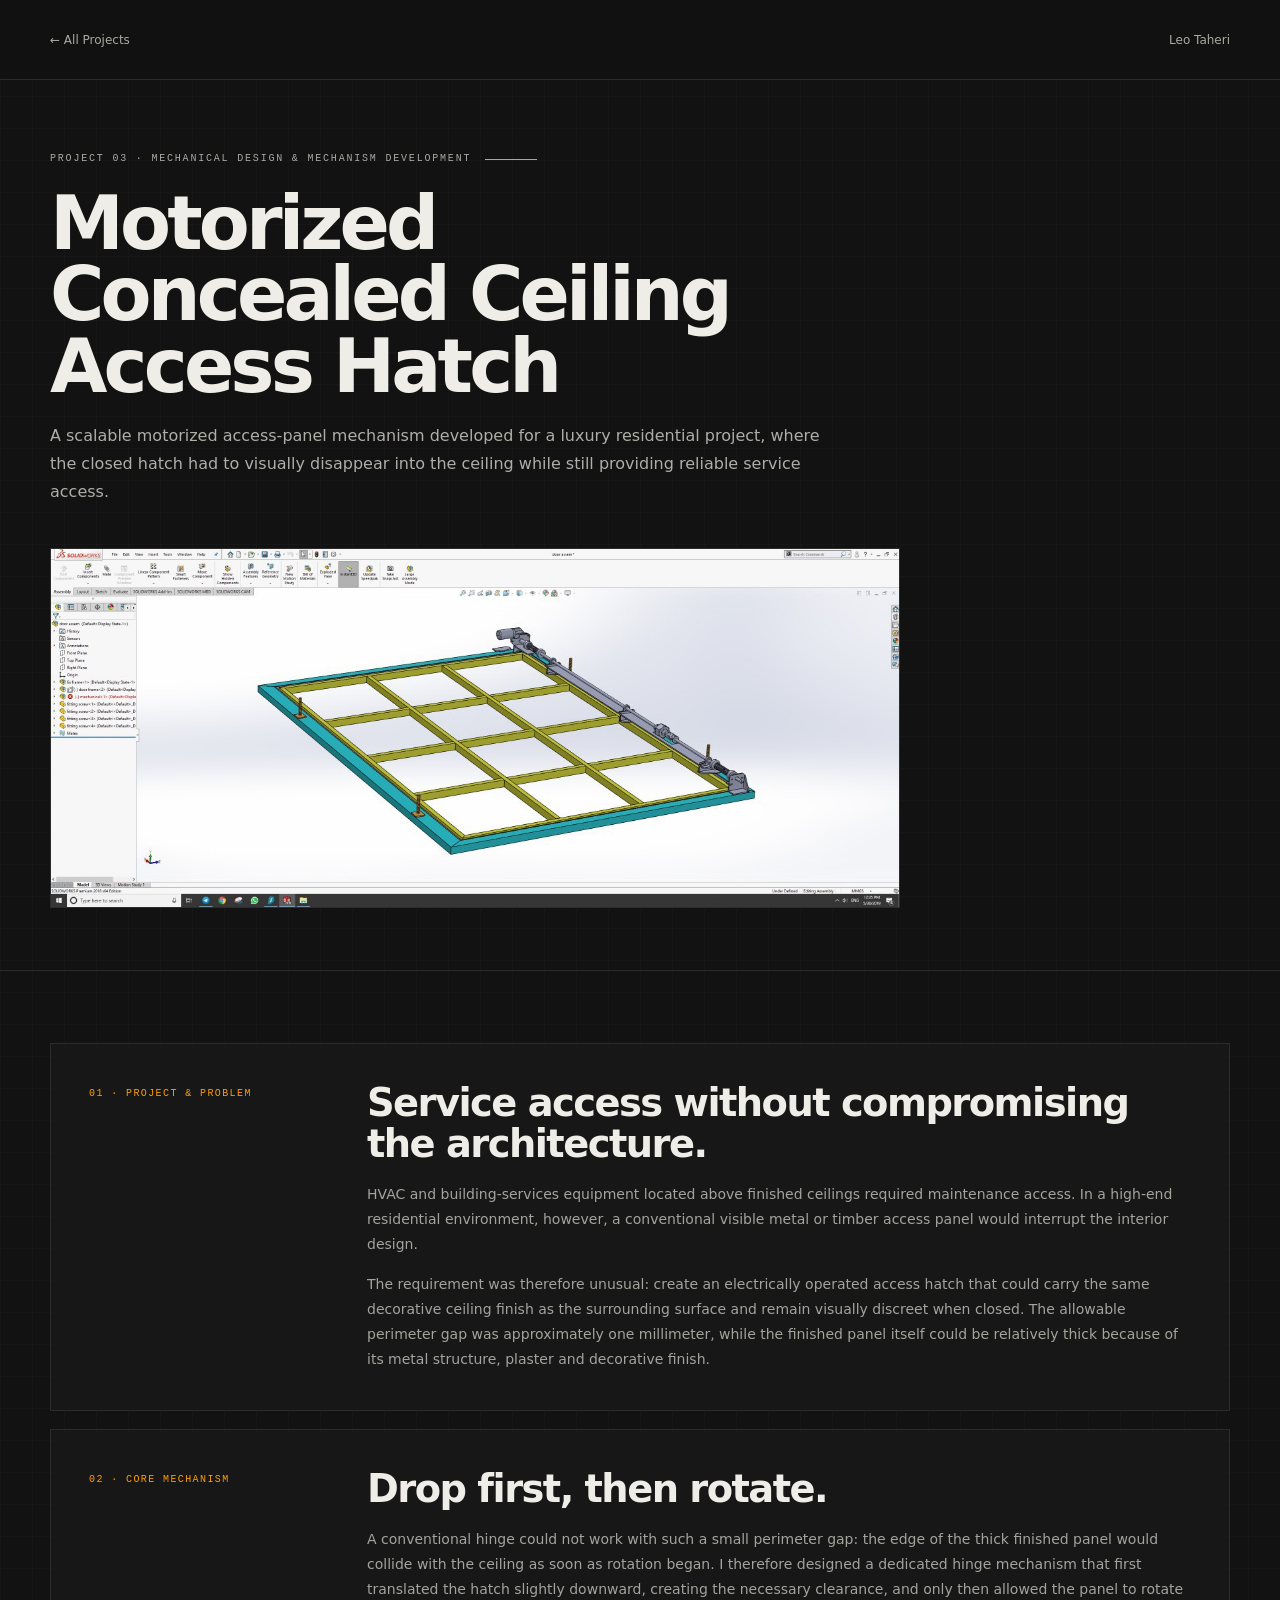
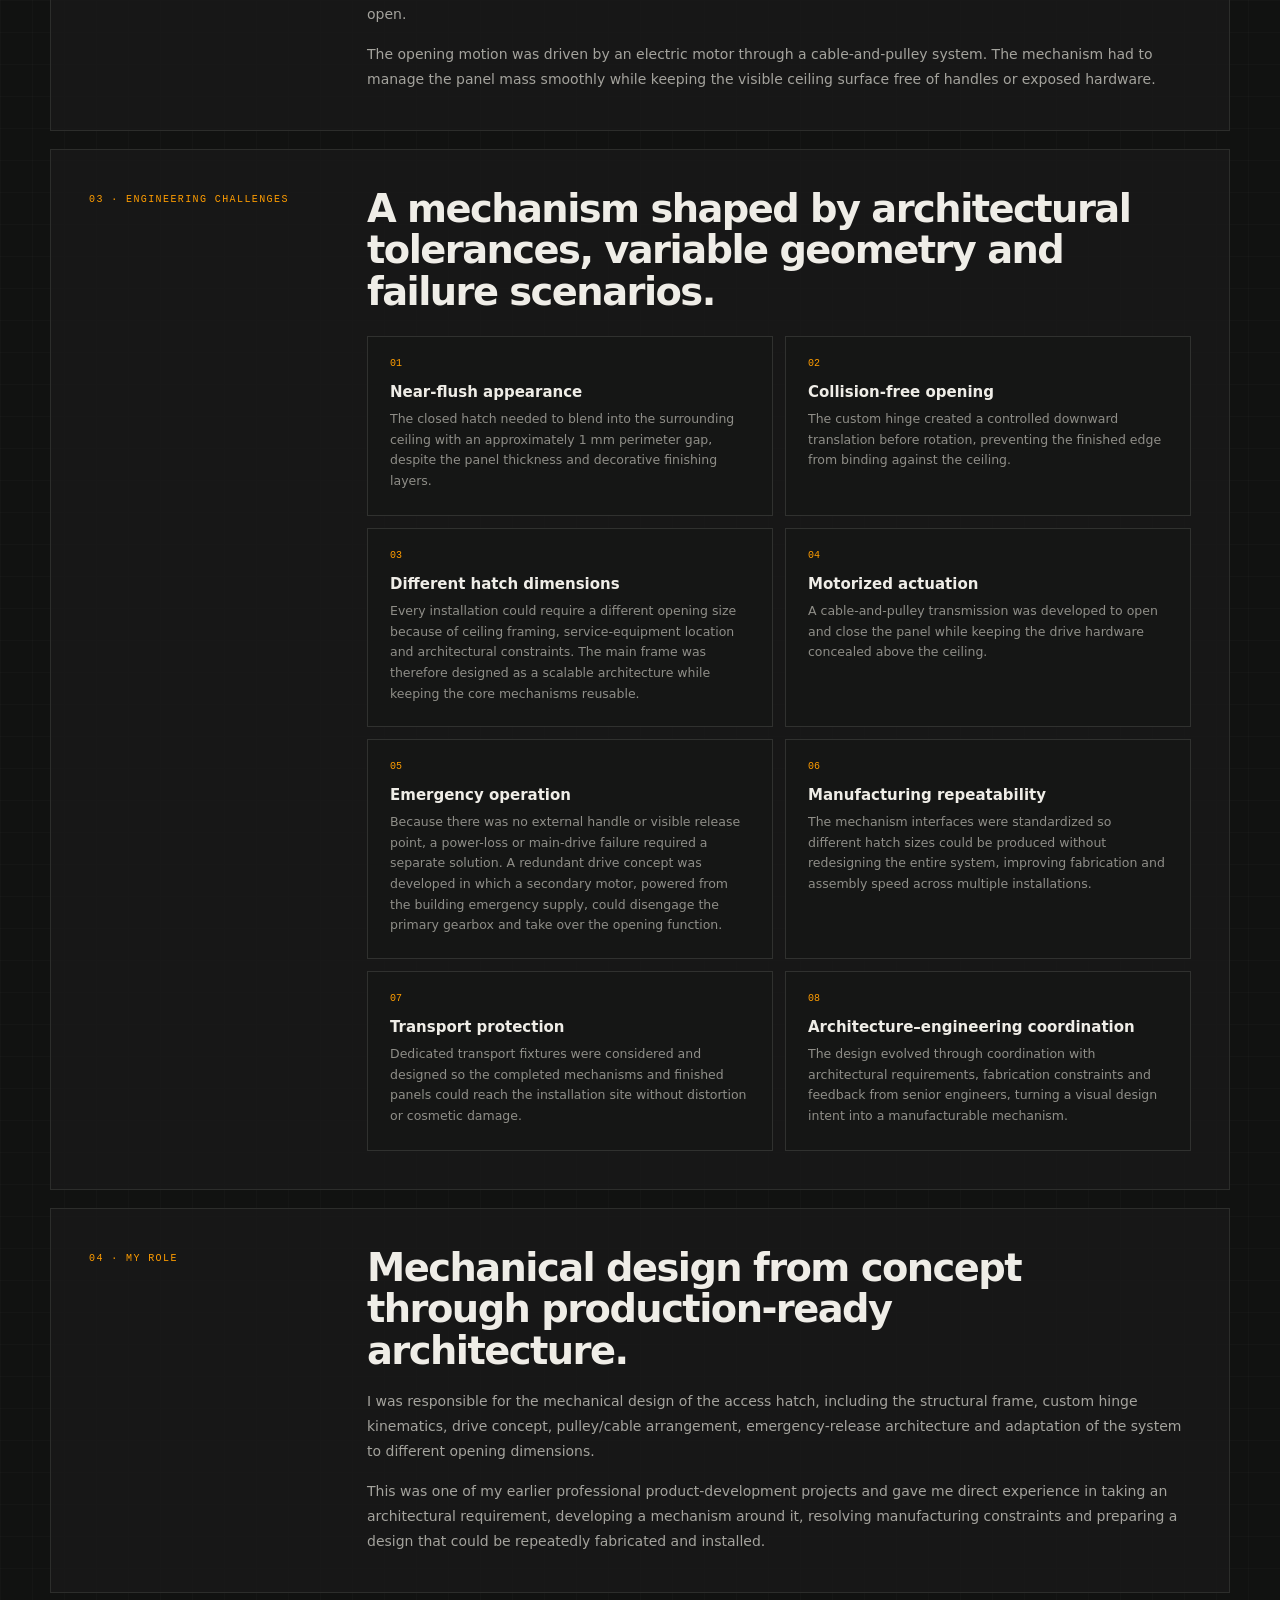
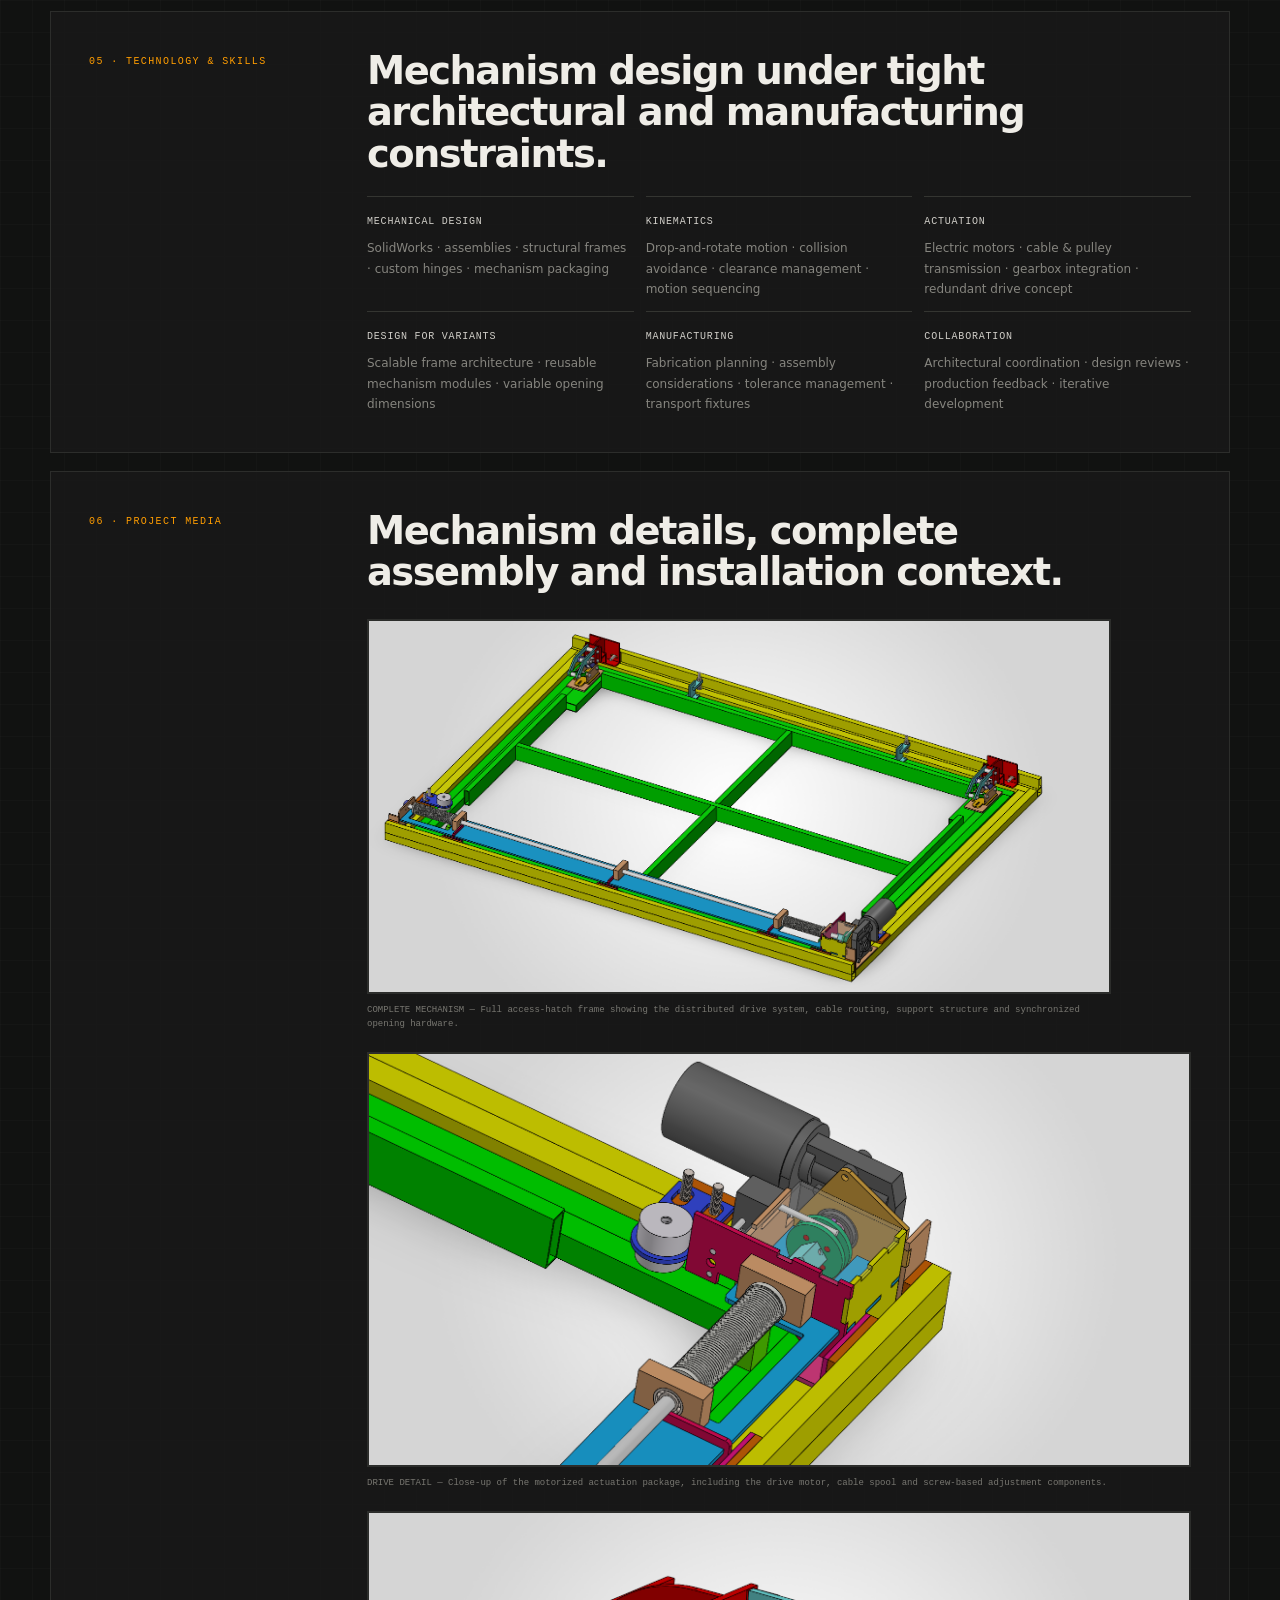
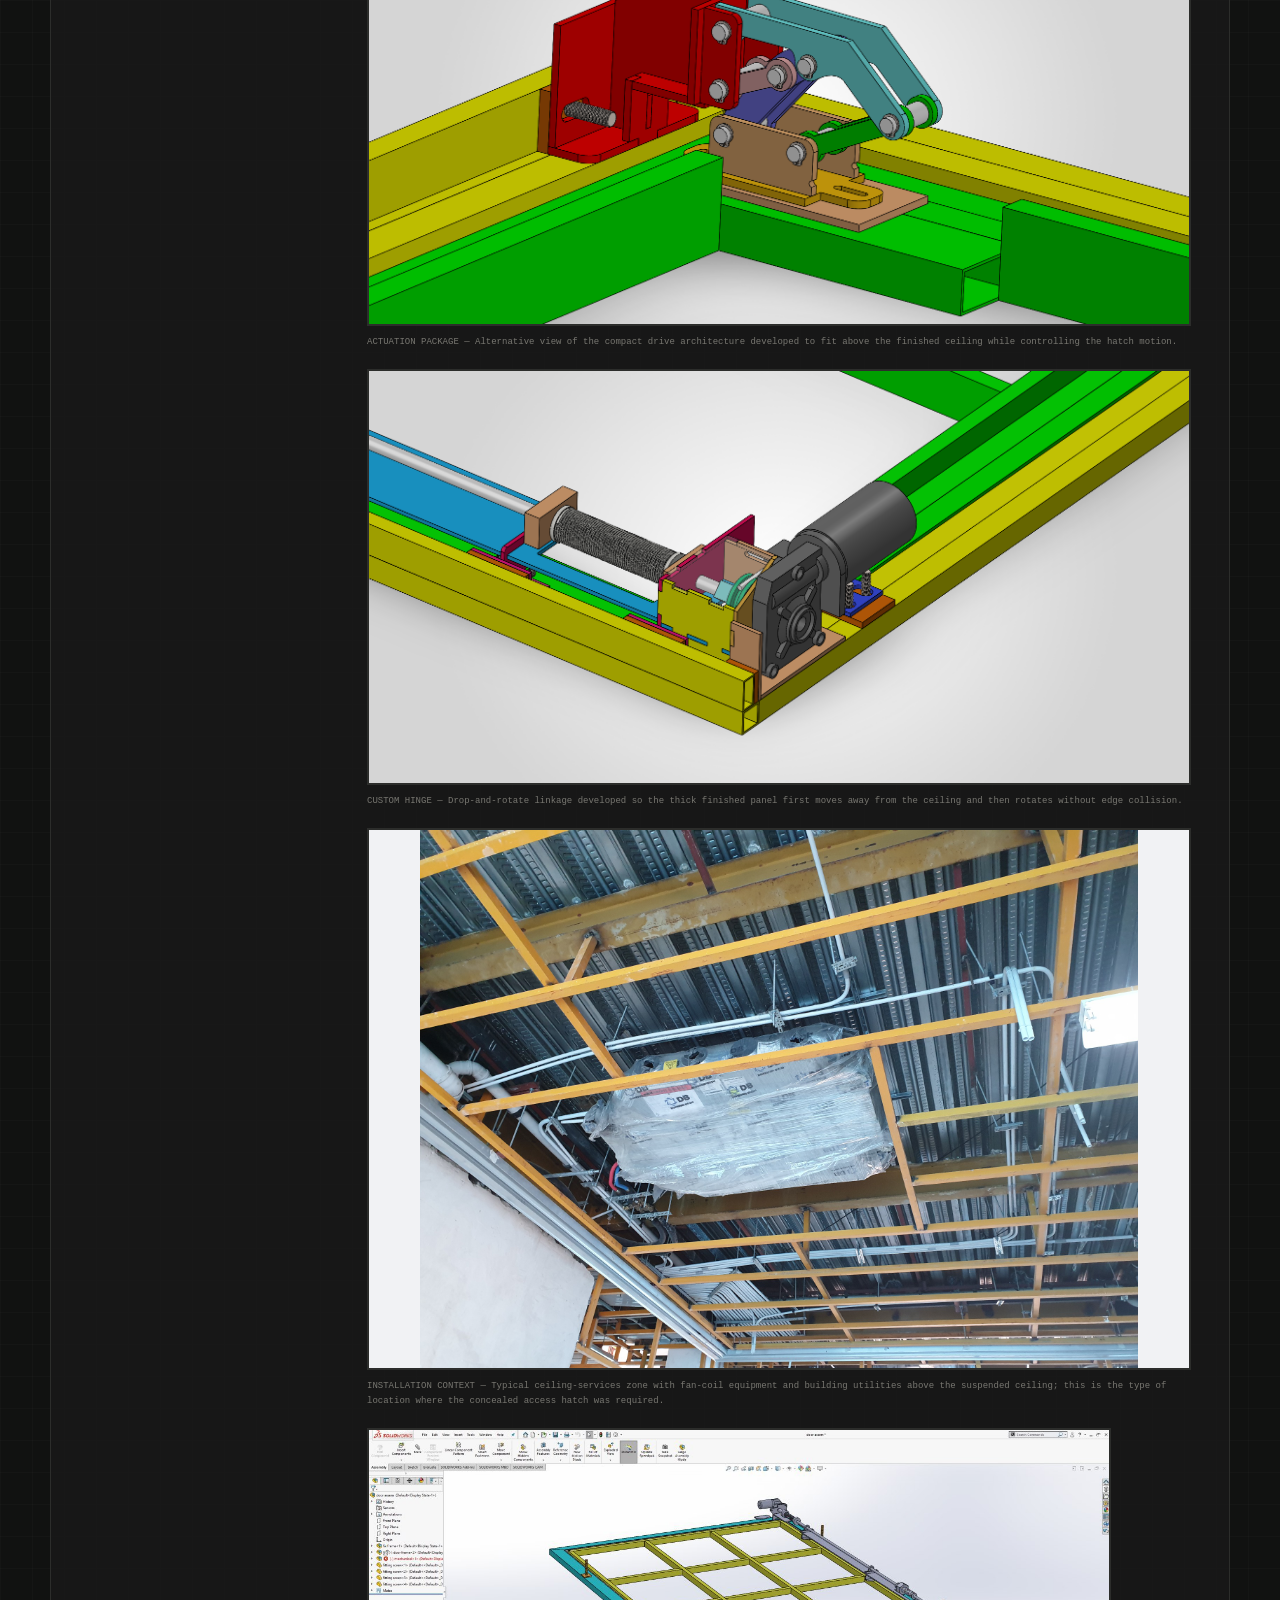
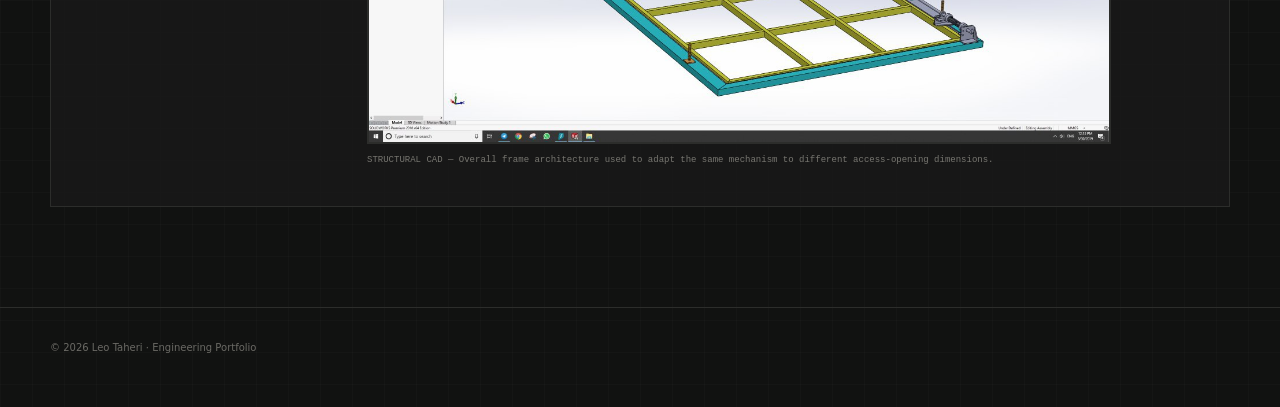
<file: concealed-access-hatch.html>
<!DOCTYPE html>
<html lang="en">
<head>
<meta charset="UTF-8">
<meta name="viewport" content="width=device-width, initial-scale=1.0">
<meta name="description" content="Motorized Concealed Ceiling Access Hatch engineering case study by Leo Taheri.">
<title>Motorized Concealed Ceiling Access Hatch — Leo Taheri</title>
<style>

    :root{
      --bg:#111211;--panel:#171817;--panel2:#1a1b1a;--line:#2c2d2b;
      --text:#efede7;--muted:#9b9a94;--dim:#74736e;--accent:#ff9d00;--max:1180px;
    }
    *{box-sizing:border-box}
    html{scroll-behavior:smooth}
    body{
      margin:0;color:var(--text);font-family:"Manrope",system-ui,sans-serif;
      background:
        linear-gradient(rgba(255,255,255,.016) 1px,transparent 1px),
        linear-gradient(90deg,rgba(255,255,255,.016) 1px,transparent 1px),
        var(--bg);
      background-size:32px 32px;
    }
    a{color:inherit}
    .wrap{width:min(var(--max),calc(100% - 64px));margin:auto}
    header{
      height:80px;border-bottom:1px solid var(--line);display:flex;align-items:center;
      position:sticky;top:0;z-index:15;background:rgba(17,18,17,.9);backdrop-filter:blur(16px);
    }
    header .wrap{display:flex;align-items:center;justify-content:space-between}
    .back,.name{font-size:12px;text-decoration:none;color:#aaa9a3}
    .back:hover,.name:hover{color:var(--accent)}

    .hero{padding:72px 0 62px;border-bottom:1px solid var(--line)}
    .eyebrow{
      display:flex;align-items:center;gap:14px;color:#aaa9a3;
      font:10px/1.4 "IBM Plex Mono",monospace;letter-spacing:.18em;margin-bottom:22px;
    }
    .eyebrow:after{content:"";width:52px;height:1px;background:var(--accent)}
    h1{
      max-width:780px;margin:0 0 20px;font-size:clamp(46px,5.8vw,78px);
      letter-spacing:-.052em;line-height:.96;font-weight:650;
    }
    .lede{max-width:800px;margin:0;color:#afaea8;font-size:16px;line-height:1.75}
    .hero-image{
      margin-top:42px;width:min(850px,100%);height:460px;overflow:hidden;
      border:1px solid var(--line);background:#171817;
    }
    .hero-image img{width:100%;height:100%;object-fit:cover;object-position:center;display:block}

    .case{padding:72px 0 100px}
    .blocks{display:grid;gap:18px}
    .block{
      display:grid;grid-template-columns:230px minmax(0,1fr);gap:48px;
      padding:38px;border:1px solid var(--line);background:rgba(24,25,24,.88);
    }
    .block-label{
      color:var(--accent);font:10px/1.5 "IBM Plex Mono",monospace;
      letter-spacing:.14em;padding-top:4px;
    }
    .block h2{
      margin:0 0 18px;font-size:clamp(27px,3vw,39px);line-height:1.08;
      letter-spacing:-.04em;font-weight:600;max-width:780px;
    }
    .block p{margin:0 0 15px;color:#a4a39d;font-size:14px;line-height:1.78;max-width:820px}
    .block p:last-child{margin-bottom:0}

    .challenge-grid{display:grid;grid-template-columns:1fr 1fr;gap:12px;margin-top:24px}
    .challenge{
      border:1px solid #30312f;background:#151615;padding:22px;min-height:180px;
    }
    .challenge .n{font:10px/1 "IBM Plex Mono",monospace;color:var(--accent);margin-bottom:14px}
    .challenge h3{font-size:15px;margin:0 0 8px;font-weight:600}
    .challenge p{font-size:12.5px;line-height:1.65;color:#8f8e88;margin:0}

    .tech-grid{display:grid;grid-template-columns:repeat(3,1fr);gap:12px;margin-top:22px}
    .tech{
      border-top:1px solid #343531;padding:18px 0 0;
    }
    .tech strong{
      display:block;font:10px/1.4 "IBM Plex Mono",monospace;
      color:#d0cec8;letter-spacing:.08em;margin-bottom:8px;
    }
    .tech span{color:#86857f;font-size:12px;line-height:1.55}

    .gallery{
      display:grid;grid-template-columns:1.1fr .9fr;gap:18px;margin-top:24px;
    }
    .gallery figure{margin:0}
    .gallery figure:first-child{grid-row:span 2}
    .gallery img{
      width:100%;display:block;border:1px solid var(--line);background:#151615;
      object-fit:cover;
    }
    .gallery figure:first-child img{height:520px}
    .gallery figure:nth-child(2) img,.gallery figure:nth-child(3) img{height:250px}
    figcaption{
      padding-top:8px;color:#72716c;font:9px/1.6 "IBM Plex Mono",monospace;
    }

    .footer{border-top:1px solid var(--line);padding:34px 0 54px;color:#6b6a65;font-size:10px}

    @media(max-width:900px){
      .wrap{width:min(var(--max),calc(100% - 36px))}
      .block{grid-template-columns:1fr;gap:18px;padding:28px}
      .challenge-grid,.tech-grid{grid-template-columns:1fr}
      .gallery{grid-template-columns:1fr}
      .gallery figure:first-child{grid-row:auto}
      .gallery figure:first-child img,.gallery figure:nth-child(2) img,.gallery figure:nth-child(3) img{height:auto;max-height:500px}
      .hero-image{height:380px}
    }
    @media(max-width:560px){
      .hero{padding-top:58px}.hero-image{height:300px}
      .block{padding:23px}.case{padding-top:54px}
    }
  
    /* Expanded project media gallery */
    .gallery{
      display:grid;
      grid-template-columns:repeat(12,minmax(0,1fr));
      gap:18px;
      margin-top:24px;
    }
    .gallery figure{
      margin:0;
      grid-column:span 6;
    }
    .gallery figure.wide{grid-column:1/-1}
    .gallery figure.tall{grid-column:span 5}
    .gallery figure.side{grid-column:span 7}

    .gallery .media-frame{
      position:relative;
      width:100%;
      background:#111210;
      border:1px solid var(--line);
      overflow:hidden;
    }
    .gallery img{
      width:100%;
      height:auto;
      max-height:680px;
      display:block;
      object-fit:contain;
      object-position:center;
      background:#111210;
    }
    .gallery .comparison img{
      max-height:none;
      object-fit:contain;
    }
    .gallery video{
      width:100%;
      aspect-ratio:16/9;
      display:block;
      object-fit:contain;
      background:#0e0f0e;
    }
    .video-note{
      position:absolute;
      top:12px;
      left:12px;
      z-index:2;
      padding:7px 9px;
      border:1px solid #393a36;
      background:rgba(14,15,14,.78);
      color:#b7b5ae;
      font:9px/1.4 "IBM Plex Mono",monospace;
      letter-spacing:.08em;
      backdrop-filter:blur(6px);
    }
figcaption{
      padding-top:9px;
      color:#787771;
      font:9px/1.6 "IBM Plex Mono",monospace;
    }

    @media(max-width:900px){
      .gallery{grid-template-columns:1fr}
      .gallery figure,
      .gallery figure.wide,
      .gallery figure.tall,
      .gallery figure.side{grid-column:auto}
      .gallery img{max-height:none}
      .team-photo .privacy-emoji{
        width:34px;height:34px;font-size:23px;
        box-shadow:0 0 0 2px rgba(17,18,16,.85);
      }
    }

  
    .hero-image{height:auto!important;background:#f1f2f4!important}
    .hero-image img{width:100%;height:auto;max-height:650px;object-fit:contain!important;display:block}
    .gallery .media-frame{position:relative;width:100%;background:#111210;border:1px solid var(--line);overflow:hidden}
    .gallery img{width:100%;height:auto!important;max-height:680px;object-fit:contain!important;display:block;background:#111210}
    .gallery video{width:100%;aspect-ratio:16/9;display:block;background:#0e0f0e;object-fit:contain}
    .video-note{position:absolute;top:12px;left:12px;z-index:2;padding:7px 9px;border:1px solid #393a36;background:rgba(14,15,14,.78);color:#b7b5ae;font:9px/1.4 "IBM Plex Mono",monospace;letter-spacing:.08em;backdrop-filter:blur(6px)}


    .hero-image{height:auto!important;background:#f3f4f6!important}
    .hero-image img{
      width:100%;
      height:auto;
      max-height:680px;
      object-fit:contain!important;
      display:block;
      background:#f3f4f6;
    }
    .gallery.single{grid-template-columns:1fr!important}
    .gallery.single figure{grid-column:auto!important}
    .gallery.single img{
      width:100%;
      height:auto!important;
      max-height:760px;
      object-fit:contain!important;
      display:block;
      background:#f3f4f6;
    }


    /* Project 03 expanded media gallery */
    .gallery.project03-gallery{
      display:grid!important;
      grid-template-columns:repeat(2,minmax(0,1fr))!important;
      gap:20px!important;
      max-width:920px!important;
      margin:26px auto 0!important;
    }
    .gallery.project03-gallery figure{
      margin:0!important;
    }
    .gallery.project03-gallery figure.wide{
      grid-column:1/-1!important;
    }
    .gallery.project03-gallery .media-frame{
      border:1px solid var(--line)!important;
      background:#f1f2f4!important;
      overflow:hidden!important;
    }
    .gallery.project03-gallery img{
      width:100%!important;
      height:auto!important;
      max-height:540px!important;
      display:block!important;
      object-fit:contain!important;
      background:#f1f2f4!important;
    }
    .gallery.project03-gallery figure.wide img{
      max-height:640px!important;
    }
    @media(max-width:820px){
      .gallery.project03-gallery{
        grid-template-columns:1fr!important;
        max-width:620px!important;
      }
      .gallery.project03-gallery figure.wide{
        grid-column:auto!important;
      }
    }

</style>
</head>

<body>
<header>
  <div class="wrap">
    <a class="back" href="projects.html">← All Projects</a>
    <a class="name" href="index.html">Leo Taheri</a>
  </div>
</header>

<main>
<section class="hero">
  <div class="wrap">
    <div class="eyebrow">PROJECT 03 · MECHANICAL DESIGN &amp; MECHANISM DEVELOPMENT</div>
    <h1>Motorized Concealed Ceiling Access Hatch</h1>
    <p class="lede">
      A scalable motorized access-panel mechanism developed for a luxury residential project,
      where the closed hatch had to visually disappear into the ceiling while still providing reliable service access.
    </p>
    <div class="hero-image">
      <img src="images/concealed-access-hatch-cad.jpg" alt="SolidWorks CAD model of motorized concealed ceiling access hatch structure and mechanism">
    </div>
  </div>
</section>

<section class="case">
  <div class="wrap blocks">

    <article class="block">
      <div class="block-label">01 · PROJECT &amp; PROBLEM</div>
      <div>
        <h2>Service access without compromising the architecture.</h2>
        <p>
          HVAC and building-services equipment located above finished ceilings required maintenance access.
          In a high-end residential environment, however, a conventional visible metal or timber access panel would interrupt the interior design.
        </p>
        <p>
          The requirement was therefore unusual: create an electrically operated access hatch that could carry the same decorative ceiling finish
          as the surrounding surface and remain visually discreet when closed. The allowable perimeter gap was approximately one millimeter,
          while the finished panel itself could be relatively thick because of its metal structure, plaster and decorative finish.
        </p>
      </div>
    </article>

    <article class="block">
      <div class="block-label">02 · CORE MECHANISM</div>
      <div>
        <h2>Drop first, then rotate.</h2>
        <p>
          A conventional hinge could not work with such a small perimeter gap: the edge of the thick finished panel would collide with the ceiling
          as soon as rotation began. I therefore designed a dedicated hinge mechanism that first translated the hatch slightly downward,
          creating the necessary clearance, and only then allowed the panel to rotate open.
        </p>
        <p>
          The opening motion was driven by an electric motor through a cable-and-pulley system.
          The mechanism had to manage the panel mass smoothly while keeping the visible ceiling surface free of handles or exposed hardware.
        </p>
      </div>
    </article>

    <article class="block">
      <div class="block-label">03 · ENGINEERING CHALLENGES</div>
      <div>
        <h2>A mechanism shaped by architectural tolerances, variable geometry and failure scenarios.</h2>

        <div class="challenge-grid">
          <div class="challenge">
            <div class="n">01</div>
            <h3>Near-flush appearance</h3>
            <p>
              The closed hatch needed to blend into the surrounding ceiling with an approximately 1 mm perimeter gap,
              despite the panel thickness and decorative finishing layers.
            </p>
          </div>

          <div class="challenge">
            <div class="n">02</div>
            <h3>Collision-free opening</h3>
            <p>
              The custom hinge created a controlled downward translation before rotation,
              preventing the finished edge from binding against the ceiling.
            </p>
          </div>

          <div class="challenge">
            <div class="n">03</div>
            <h3>Different hatch dimensions</h3>
            <p>
              Every installation could require a different opening size because of ceiling framing,
              service-equipment location and architectural constraints. The main frame was therefore designed as a scalable architecture
              while keeping the core mechanisms reusable.
            </p>
          </div>

          <div class="challenge">
            <div class="n">04</div>
            <h3>Motorized actuation</h3>
            <p>
              A cable-and-pulley transmission was developed to open and close the panel while keeping the drive hardware concealed above the ceiling.
            </p>
          </div>

          <div class="challenge">
            <div class="n">05</div>
            <h3>Emergency operation</h3>
            <p>
              Because there was no external handle or visible release point, a power-loss or main-drive failure required a separate solution.
              A redundant drive concept was developed in which a secondary motor, powered from the building emergency supply,
              could disengage the primary gearbox and take over the opening function.
            </p>
          </div>

          <div class="challenge">
            <div class="n">06</div>
            <h3>Manufacturing repeatability</h3>
            <p>
              The mechanism interfaces were standardized so different hatch sizes could be produced without redesigning the entire system,
              improving fabrication and assembly speed across multiple installations.
            </p>
          </div>

          <div class="challenge">
            <div class="n">07</div>
            <h3>Transport protection</h3>
            <p>
              Dedicated transport fixtures were considered and designed so the completed mechanisms and finished panels could reach the installation site
              without distortion or cosmetic damage.
            </p>
          </div>

          <div class="challenge">
            <div class="n">08</div>
            <h3>Architecture–engineering coordination</h3>
            <p>
              The design evolved through coordination with architectural requirements, fabrication constraints and feedback from senior engineers,
              turning a visual design intent into a manufacturable mechanism.
            </p>
          </div>
        </div>
      </div>
    </article>

    <article class="block">
      <div class="block-label">04 · MY ROLE</div>
      <div>
        <h2>Mechanical design from concept through production-ready architecture.</h2>
        <p>
          I was responsible for the mechanical design of the access hatch, including the structural frame,
          custom hinge kinematics, drive concept, pulley/cable arrangement, emergency-release architecture
          and adaptation of the system to different opening dimensions.
        </p>
        <p>
          This was one of my earlier professional product-development projects and gave me direct experience in taking an architectural requirement,
          developing a mechanism around it, resolving manufacturing constraints and preparing a design that could be repeatedly fabricated and installed.
        </p>
      </div>
    </article>

    <article class="block">
      <div class="block-label">05 · TECHNOLOGY &amp; SKILLS</div>
      <div>
        <h2>Mechanism design under tight architectural and manufacturing constraints.</h2>

        <div class="tech-grid">
          <div class="tech">
            <strong>MECHANICAL DESIGN</strong>
            <span>SolidWorks · assemblies · structural frames · custom hinges · mechanism packaging</span>
          </div>

          <div class="tech">
            <strong>KINEMATICS</strong>
            <span>Drop-and-rotate motion · collision avoidance · clearance management · motion sequencing</span>
          </div>

          <div class="tech">
            <strong>ACTUATION</strong>
            <span>Electric motors · cable &amp; pulley transmission · gearbox integration · redundant drive concept</span>
          </div>

          <div class="tech">
            <strong>DESIGN FOR VARIANTS</strong>
            <span>Scalable frame architecture · reusable mechanism modules · variable opening dimensions</span>
          </div>

          <div class="tech">
            <strong>MANUFACTURING</strong>
            <span>Fabrication planning · assembly considerations · tolerance management · transport fixtures</span>
          </div>

          <div class="tech">
            <strong>COLLABORATION</strong>
            <span>Architectural coordination · design reviews · production feedback · iterative development</span>
          </div>
        </div>
      </div>
    </article>

    <article class="block">
      <div class="block-label">06 · PROJECT MEDIA</div>
      <div>
        <h2>Mechanism details, complete assembly and installation context.</h2>

        <div class="gallery project03-gallery">

          <figure class="wide">
            <div class="media-frame">
              <img src="images/access-hatch-full-mechanism.png" alt="Complete CAD assembly of motorized concealed ceiling access hatch">
            </div>
            <figcaption>
              COMPLETE MECHANISM — Full access-hatch frame showing the distributed drive system, cable routing, support structure and synchronized opening hardware.
            </figcaption>
          </figure>

          <figure>
            <div class="media-frame">
              <img src="images/access-hatch-drive-detail-a.png" alt="Detailed CAD view of motor, spool and lead-screw mechanism">
            </div>
            <figcaption>
              DRIVE DETAIL — Close-up of the motorized actuation package, including the drive motor, cable spool and screw-based adjustment components.
            </figcaption>
          </figure>

          <figure>
            <div class="media-frame">
              <img src="images/access-hatch-drive-detail-b.png" alt="Alternative detailed CAD view of access hatch drive mechanism">
            </div>
            <figcaption>
              ACTUATION PACKAGE — Alternative view of the compact drive architecture developed to fit above the finished ceiling while controlling the hatch motion.
            </figcaption>
          </figure>

          <figure>
            <div class="media-frame">
              <img src="images/access-hatch-hinge-detail.png" alt="CAD detail of custom drop-and-rotate hinge mechanism">
            </div>
            <figcaption>
              CUSTOM HINGE — Drop-and-rotate linkage developed so the thick finished panel first moves away from the ceiling and then rotates without edge collision.
            </figcaption>
          </figure>

          <figure>
            <div class="media-frame">
              <img src="images/access-hatch-site-ceiling.jpg" alt="Building ceiling structure and fan-coil services requiring concealed maintenance access">
            </div>
            <figcaption>
              INSTALLATION CONTEXT — Typical ceiling-services zone with fan-coil equipment and building utilities above the suspended ceiling; this is the type of location where the concealed access hatch was required.
            </figcaption>
          </figure>

          <figure class="wide">
            <div class="media-frame">
              <img src="images/concealed-access-hatch-cad.jpg" alt="Original SolidWorks CAD model of concealed access hatch structure">
            </div>
            <figcaption>
              STRUCTURAL CAD — Overall frame architecture used to adapt the same mechanism to different access-opening dimensions.
            </figcaption>
          </figure>

        </div>
      </div>
    </article>

  </div>
</section>
</main>

<footer class="footer">
  <div class="wrap">© <span id="year"></span> Leo Taheri · Engineering Portfolio</div>
</footer>

<script>
document.getElementById('year').textContent = new Date().getFullYear();
</script>
</body>
</html>
</file>
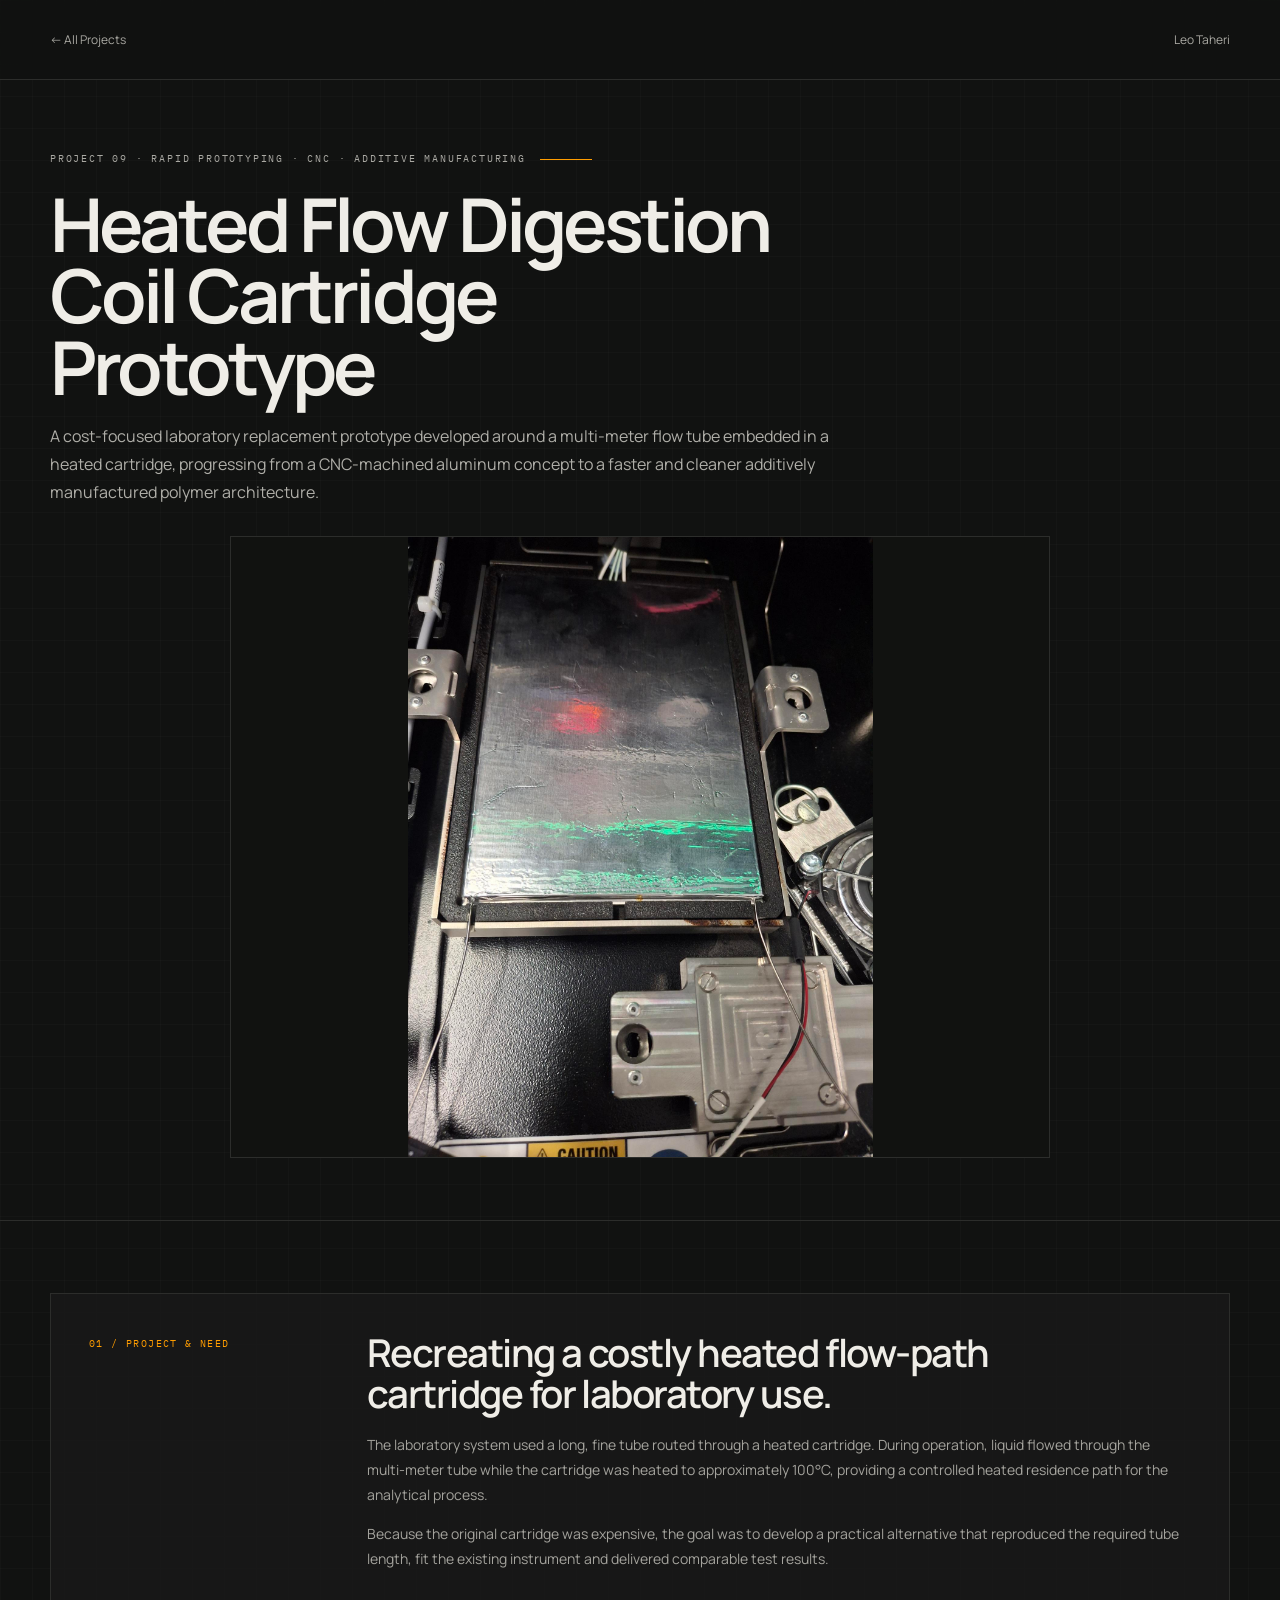
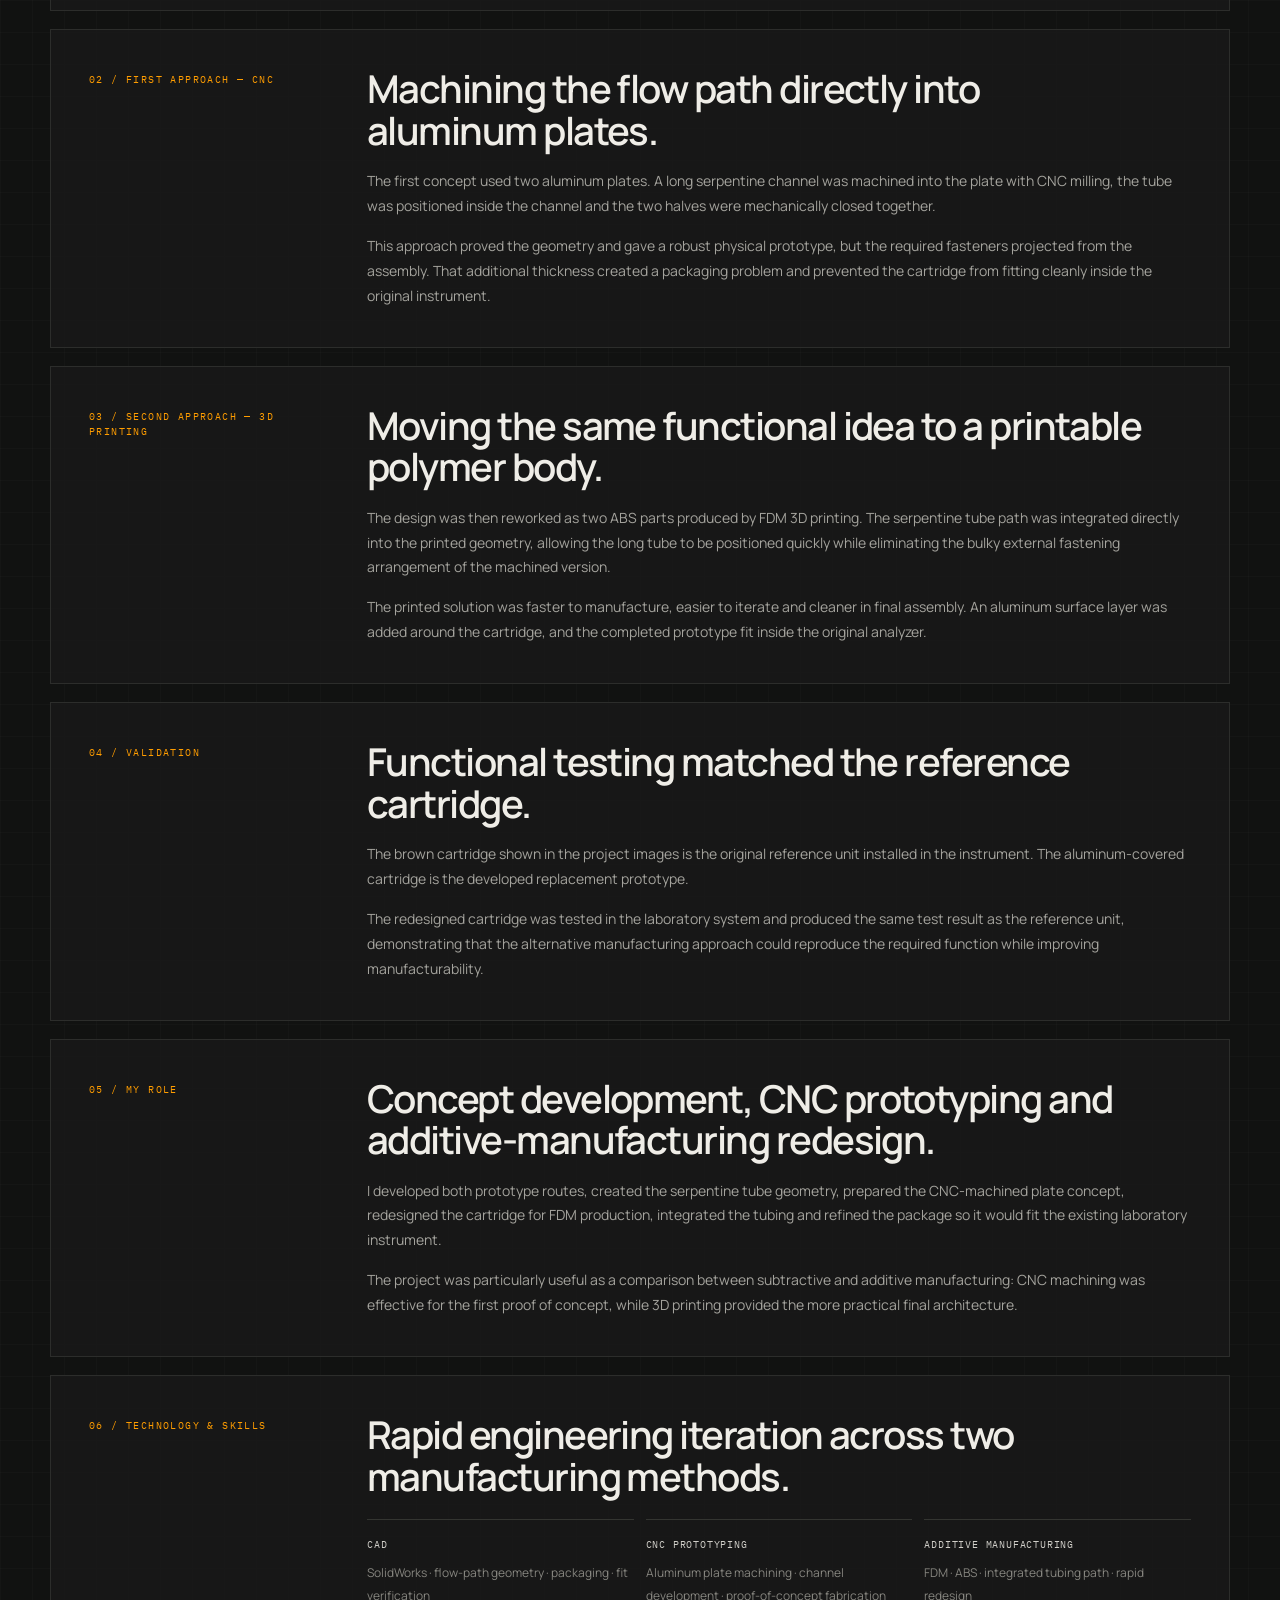
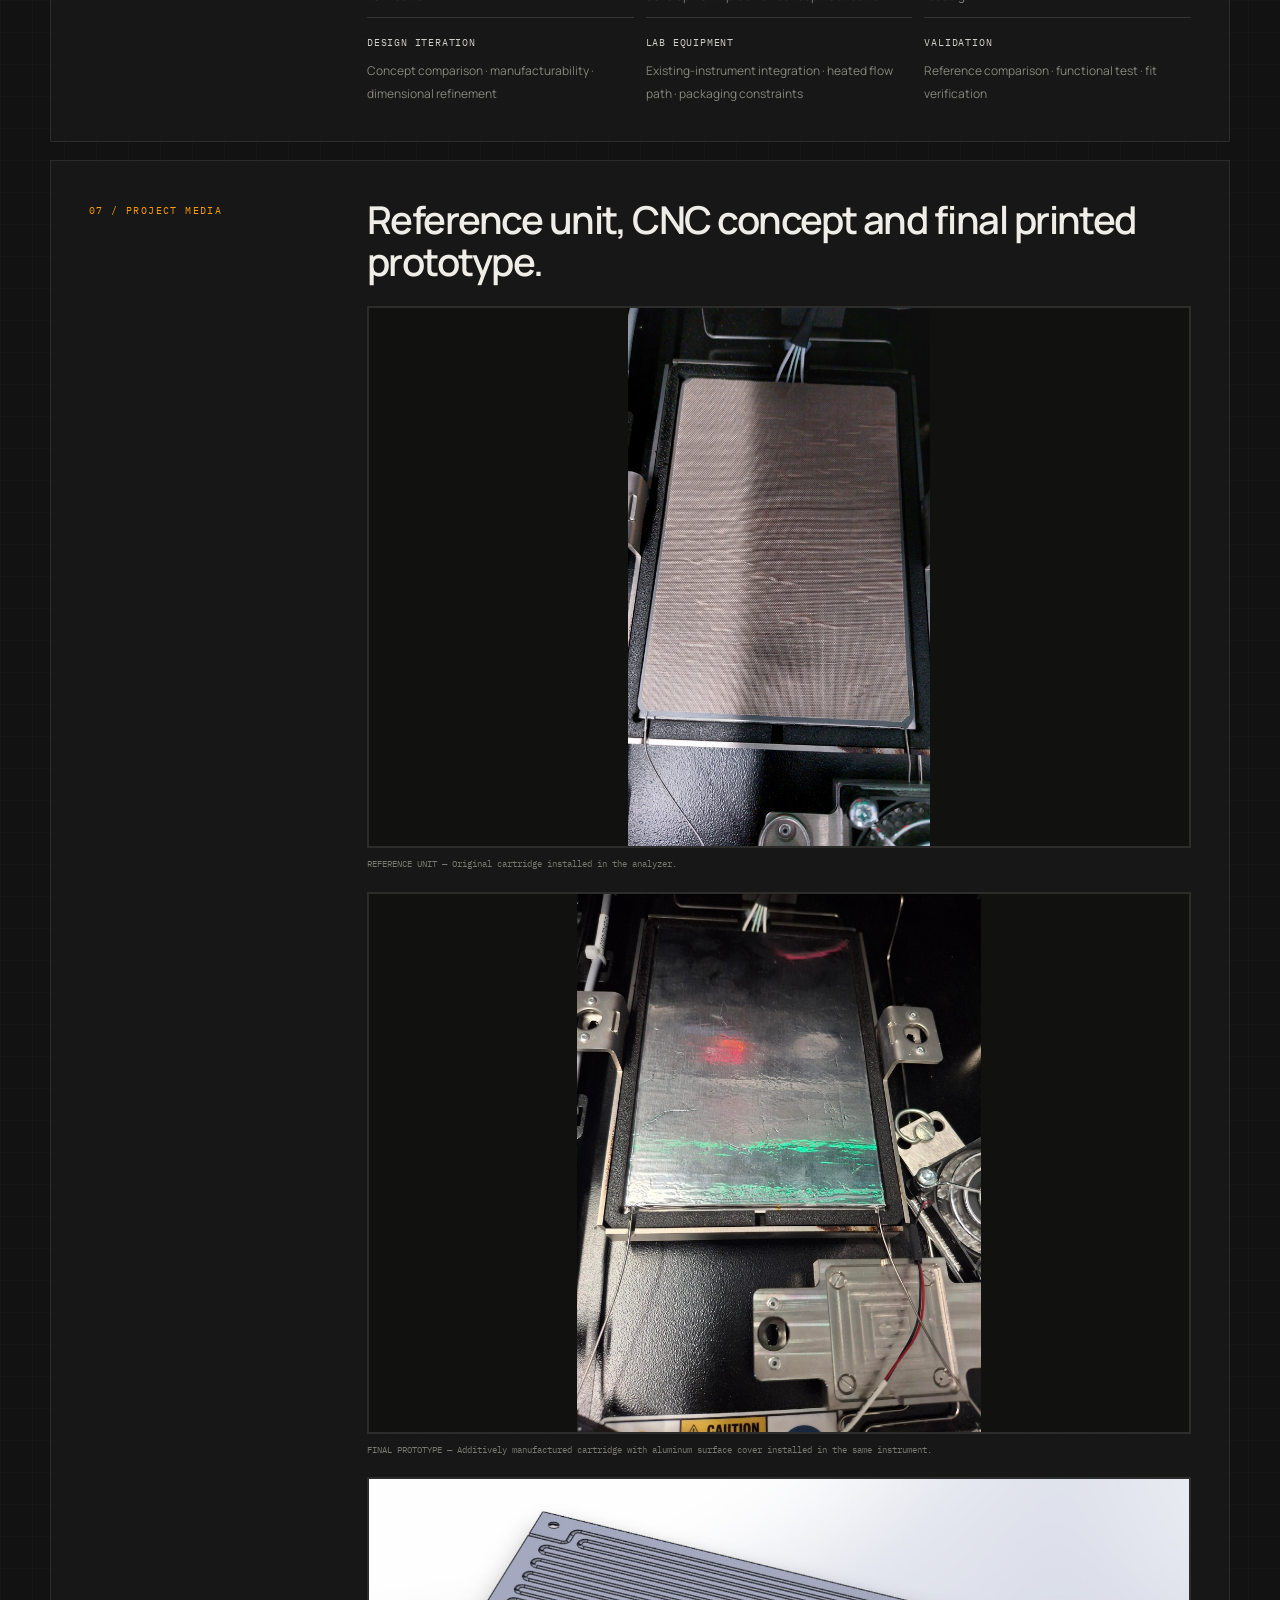
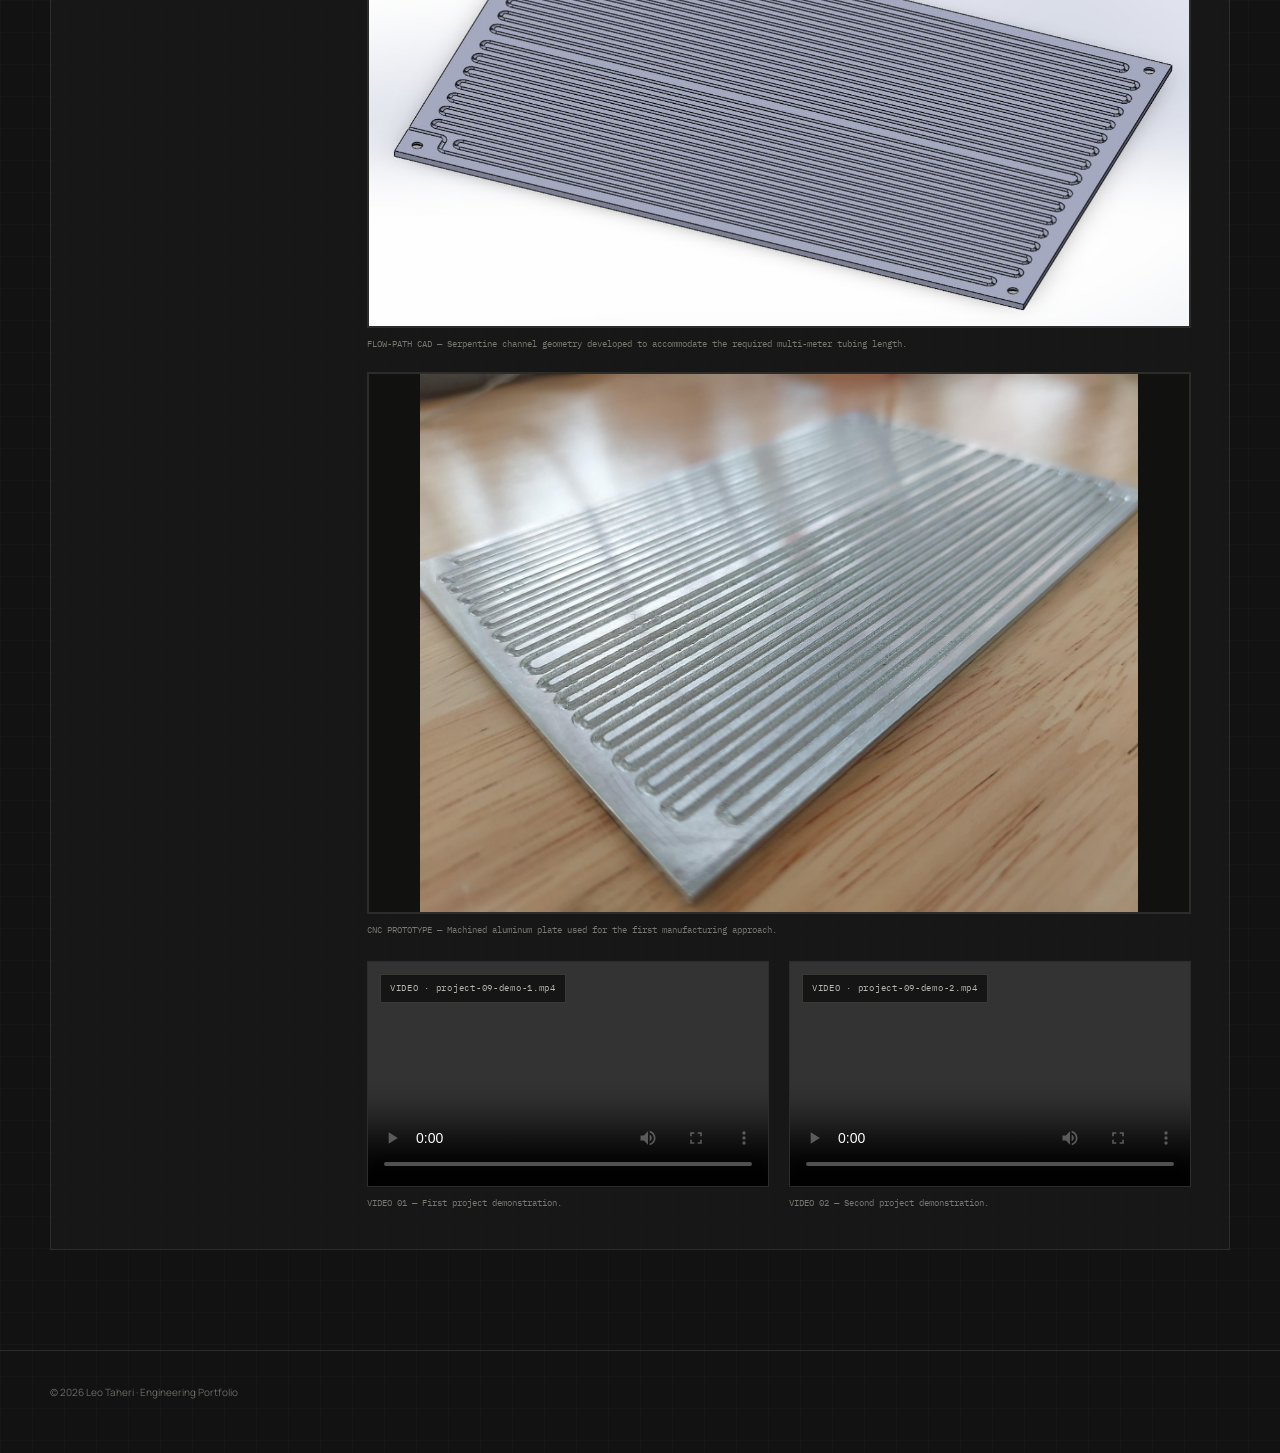
<file: heated-flow-coil-cartridge.html>
<!doctype html>
<html lang="en"><head>
<meta charset="utf-8"><meta name="viewport" content="width=device-width, initial-scale=1">
<meta name="description" content="Heated flow digestion coil cartridge prototype engineering case study by Leo Taheri.">
<title>Heated Flow Digestion Coil Cartridge Prototype — Leo Taheri</title>
<link rel="preconnect" href="https://fonts.googleapis.com"><link rel="preconnect" href="https://fonts.gstatic.com" crossorigin>
<link href="https://fonts.googleapis.com/css2?family=IBM+Plex+Mono:wght@400;500;600&family=Manrope:wght@400;500;600;700&display=swap" rel="stylesheet">
<style>
    :root{
      --bg:#111211;--panel:#171817;--panel2:#1a1b1a;--line:#2c2d2b;
      --text:#efede7;--muted:#9b9a94;--dim:#74736e;--accent:#ff9d00;--max:1180px;
    }
    *{box-sizing:border-box}
    html{scroll-behavior:smooth}
    body{
      margin:0;color:var(--text);font-family:"Manrope",system-ui,sans-serif;
      background:
        linear-gradient(rgba(255,255,255,.016) 1px,transparent 1px),
        linear-gradient(90deg,rgba(255,255,255,.016) 1px,transparent 1px),
        var(--bg);
      background-size:32px 32px;
    }
    a{color:inherit}
    .wrap{width:min(var(--max),calc(100% - 64px));margin:auto}
    header{
      height:80px;border-bottom:1px solid var(--line);display:flex;align-items:center;
      position:sticky;top:0;z-index:15;background:rgba(17,18,17,.9);backdrop-filter:blur(16px);
    }
    header .wrap{display:flex;align-items:center;justify-content:space-between}
    .back,.name{font-size:12px;text-decoration:none;color:#aaa9a3}
    .back:hover,.name:hover{color:var(--accent)}

    .hero{padding:72px 0 62px;border-bottom:1px solid var(--line)}
    .eyebrow{
      display:flex;align-items:center;gap:14px;color:#aaa9a3;
      font:10px/1.4 "IBM Plex Mono",monospace;letter-spacing:.18em;margin-bottom:22px;
    }
    .eyebrow:after{content:"";width:52px;height:1px;background:var(--accent)}
    h1{
      max-width:780px;margin:0 0 20px;font-size:clamp(46px,5.8vw,78px);
      letter-spacing:-.052em;line-height:.96;font-weight:650;
    }
    .lede{max-width:800px;margin:0;color:#afaea8;font-size:16px;line-height:1.75}
    .hero-image{
      margin-top:42px;width:min(850px,100%);height:460px;overflow:hidden;
      border:1px solid var(--line);background:#171817;
    }
    .hero-image img{width:100%;height:100%;object-fit:cover;object-position:center;display:block}

    .case{padding:72px 0 100px}
    .blocks{display:grid;gap:18px}
    .block{
      display:grid;grid-template-columns:230px minmax(0,1fr);gap:48px;
      padding:38px;border:1px solid var(--line);background:rgba(24,25,24,.88);
    }
    .block-label{
      color:var(--accent);font:10px/1.5 "IBM Plex Mono",monospace;
      letter-spacing:.14em;padding-top:4px;
    }
    .block h2{
      margin:0 0 18px;font-size:clamp(27px,3vw,39px);line-height:1.08;
      letter-spacing:-.04em;font-weight:600;max-width:780px;
    }
    .block p{margin:0 0 15px;color:#a4a39d;font-size:14px;line-height:1.78;max-width:820px}
    .block p:last-child{margin-bottom:0}

    .challenge-grid{display:grid;grid-template-columns:1fr 1fr;gap:12px;margin-top:24px}
    .challenge{
      border:1px solid #30312f;background:#151615;padding:22px;min-height:180px;
    }
    .challenge .n{font:10px/1 "IBM Plex Mono",monospace;color:var(--accent);margin-bottom:14px}
    .challenge h3{font-size:15px;margin:0 0 8px;font-weight:600}
    .challenge p{font-size:12.5px;line-height:1.65;color:#8f8e88;margin:0}

    .tech-grid{display:grid;grid-template-columns:repeat(3,1fr);gap:12px;margin-top:22px}
    .tech{
      border-top:1px solid #343531;padding:18px 0 0;
    }
    .tech strong{
      display:block;font:10px/1.4 "IBM Plex Mono",monospace;
      color:#d0cec8;letter-spacing:.08em;margin-bottom:8px;
    }
    .tech span{color:#86857f;font-size:12px;line-height:1.55}

    .gallery{
      display:grid;grid-template-columns:1.1fr .9fr;gap:18px;margin-top:24px;
    }
    .gallery figure{margin:0}
    .gallery figure:first-child{grid-row:span 2}
    .gallery img{
      width:100%;display:block;border:1px solid var(--line);background:#151615;
      object-fit:cover;
    }
    .gallery figure:first-child img{height:520px}
    .gallery figure:nth-child(2) img,.gallery figure:nth-child(3) img{height:250px}
    figcaption{
      padding-top:8px;color:#72716c;font:9px/1.6 "IBM Plex Mono",monospace;
    }

    .footer{border-top:1px solid var(--line);padding:34px 0 54px;color:#6b6a65;font-size:10px}

    @media(max-width:900px){
      .wrap{width:min(var(--max),calc(100% - 36px))}
      .block{grid-template-columns:1fr;gap:18px;padding:28px}
      .challenge-grid,.tech-grid{grid-template-columns:1fr}
      .gallery{grid-template-columns:1fr}
      .gallery figure:first-child{grid-row:auto}
      .gallery figure:first-child img,.gallery figure:nth-child(2) img,.gallery figure:nth-child(3) img{height:auto;max-height:500px}
      .hero-image{height:380px}
    }
    @media(max-width:560px){
      .hero{padding-top:58px}.hero-image{height:300px}
      .block{padding:23px}.case{padding-top:54px}
    }
  
    /* Expanded project media gallery */
    .gallery{
      display:grid;
      grid-template-columns:repeat(12,minmax(0,1fr));
      gap:18px;
      margin-top:24px;
    }
    .gallery figure{
      margin:0;
      grid-column:span 6;
    }
    .gallery figure.wide{grid-column:1/-1}
    .gallery figure.tall{grid-column:span 5}
    .gallery figure.side{grid-column:span 7}

    .gallery .media-frame{
      position:relative;
      width:100%;
      background:#111210;
      border:1px solid var(--line);
      overflow:hidden;
    }
    .gallery img{
      width:100%;
      height:auto;
      max-height:680px;
      display:block;
      object-fit:contain;
      object-position:center;
      background:#111210;
    }
    .gallery .comparison img{
      max-height:none;
      object-fit:contain;
    }
    .gallery video{
      width:100%;
      aspect-ratio:16/9;
      display:block;
      object-fit:contain;
      background:#0e0f0e;
    }
    .video-note{
      position:absolute;
      top:12px;
      left:12px;
      z-index:2;
      padding:7px 9px;
      border:1px solid #393a36;
      background:rgba(14,15,14,.78);
      color:#b7b5ae;
      font:9px/1.4 "IBM Plex Mono",monospace;
      letter-spacing:.08em;
      backdrop-filter:blur(6px);
    }
figcaption{
      padding-top:9px;
      color:#787771;
      font:9px/1.6 "IBM Plex Mono",monospace;
    }

    @media(max-width:900px){
      .gallery{grid-template-columns:1fr}
      .gallery figure,
      .gallery figure.wide,
      .gallery figure.tall,
      .gallery figure.side{grid-column:auto}
      .gallery img{max-height:none}
      .team-photo .privacy-emoji{
        width:34px;height:34px;font-size:23px;
        box-shadow:0 0 0 2px rgba(17,18,16,.85);
      }
    }

  
    .hero-image{width:min(820px,96%)!important;height:auto!important;margin:30px auto 0!important;border:1px solid var(--line)!important;background:#111210!important;overflow:hidden!important;}
    .hero-image img{width:100%!important;height:auto!important;max-height:620px!important;display:block!important;object-fit:contain!important;background:#111210!important;}
    .gallery.project09{display:grid!important;grid-template-columns:repeat(2,minmax(0,1fr))!important;gap:20px!important;max-width:900px!important;margin:24px auto 0!important;}
    .gallery.project09 figure{margin:0!important;}.gallery.project09 figure.wide{grid-column:1/-1!important;}
    .gallery.project09 .media-frame{background:#111210!important;border:1px solid var(--line)!important;overflow:hidden!important;}
    .gallery.project09 img{width:100%!important;height:auto!important;max-height:540px!important;object-fit:contain!important;display:block!important;background:#111210!important;}
    .video-grid{display:grid;grid-template-columns:repeat(2,minmax(0,1fr));gap:20px;max-width:900px;margin:24px auto 0;}
    .video-shell{position:relative;aspect-ratio:16/9;border:1px solid var(--line);background:#0d0e0d;overflow:hidden;}
    .video-shell video{width:100%;height:100%;display:block;object-fit:contain;}
    .video-file-note{position:absolute;left:12px;top:12px;z-index:2;padding:7px 9px;border:1px solid #393a36;background:rgba(14,15,14,.82);color:#b7b5ae;font:9px/1.4 "IBM Plex Mono",monospace;letter-spacing:.08em;}
    @media(max-width:800px){.gallery.project09,.video-grid{grid-template-columns:1fr!important;max-width:560px!important}.gallery.project09 figure.wide{grid-column:auto!important}}
</style></head><body>
<header><div class="wrap"><a class="back" href="projects.html">← All Projects</a><a class="name" href="index.html">Leo Taheri</a></div></header>
<main>
<section class="hero"><div class="wrap">
<div class="eyebrow">PROJECT 09 · RAPID PROTOTYPING · CNC · ADDITIVE MANUFACTURING</div>
<h1>Heated Flow Digestion Coil Cartridge Prototype</h1>
<p class="lede">A cost-focused laboratory replacement prototype developed around a multi-meter flow tube embedded in a heated cartridge, progressing from a CNC-machined aluminum concept to a faster and cleaner additively manufactured polymer architecture.</p>
<div class="hero-image"><img src="images/heated-coil-3dprinted-installed.jpeg" alt="3D-printed heated flow coil cartridge installed inside the laboratory analyzer"></div>
</div></section>
<section class="case"><div class="wrap blocks">
<article class="block"><div class="block-label">01 / PROJECT &amp; NEED</div><div><h2>Recreating a costly heated flow-path cartridge for laboratory use.</h2><p>The laboratory system used a long, fine tube routed through a heated cartridge. During operation, liquid flowed through the multi-meter tube while the cartridge was heated to approximately 100°C, providing a controlled heated residence path for the analytical process.</p><p>Because the original cartridge was expensive, the goal was to develop a practical alternative that reproduced the required tube length, fit the existing instrument and delivered comparable test results.</p></div></article>
<article class="block"><div class="block-label">02 / FIRST APPROACH — CNC</div><div><h2>Machining the flow path directly into aluminum plates.</h2><p>The first concept used two aluminum plates. A long serpentine channel was machined into the plate with CNC milling, the tube was positioned inside the channel and the two halves were mechanically closed together.</p><p>This approach proved the geometry and gave a robust physical prototype, but the required fasteners projected from the assembly. That additional thickness created a packaging problem and prevented the cartridge from fitting cleanly inside the original instrument.</p></div></article>
<article class="block"><div class="block-label">03 / SECOND APPROACH — 3D PRINTING</div><div><h2>Moving the same functional idea to a printable polymer body.</h2><p>The design was then reworked as two ABS parts produced by FDM 3D printing. The serpentine tube path was integrated directly into the printed geometry, allowing the long tube to be positioned quickly while eliminating the bulky external fastening arrangement of the machined version.</p><p>The printed solution was faster to manufacture, easier to iterate and cleaner in final assembly. An aluminum surface layer was added around the cartridge, and the completed prototype fit inside the original analyzer.</p></div></article>
<article class="block"><div class="block-label">04 / VALIDATION</div><div><h2>Functional testing matched the reference cartridge.</h2><p>The brown cartridge shown in the project images is the original reference unit installed in the instrument. The aluminum-covered cartridge is the developed replacement prototype.</p><p>The redesigned cartridge was tested in the laboratory system and produced the same test result as the reference unit, demonstrating that the alternative manufacturing approach could reproduce the required function while improving manufacturability.</p></div></article>
<article class="block"><div class="block-label">05 / MY ROLE</div><div><h2>Concept development, CNC prototyping and additive-manufacturing redesign.</h2><p>I developed both prototype routes, created the serpentine tube geometry, prepared the CNC-machined plate concept, redesigned the cartridge for FDM production, integrated the tubing and refined the package so it would fit the existing laboratory instrument.</p><p>The project was particularly useful as a comparison between subtractive and additive manufacturing: CNC machining was effective for the first proof of concept, while 3D printing provided the more practical final architecture.</p></div></article>
<article class="block"><div class="block-label">06 / TECHNOLOGY &amp; SKILLS</div><div><h2>Rapid engineering iteration across two manufacturing methods.</h2><div class="tech-grid">
<div class="tech"><strong>CAD</strong><span>SolidWorks · flow-path geometry · packaging · fit verification</span></div>
<div class="tech"><strong>CNC PROTOTYPING</strong><span>Aluminum plate machining · channel development · proof-of-concept fabrication</span></div>
<div class="tech"><strong>ADDITIVE MANUFACTURING</strong><span>FDM · ABS · integrated tubing path · rapid redesign</span></div>
<div class="tech"><strong>DESIGN ITERATION</strong><span>Concept comparison · manufacturability · dimensional refinement</span></div>
<div class="tech"><strong>LAB EQUIPMENT</strong><span>Existing-instrument integration · heated flow path · packaging constraints</span></div>
<div class="tech"><strong>VALIDATION</strong><span>Reference comparison · functional test · fit verification</span></div>
</div></div></article>
<article class="block"><div class="block-label">07 / PROJECT MEDIA</div><div><h2>Reference unit, CNC concept and final printed prototype.</h2>
<div class="gallery project09">
<figure><div class="media-frame"><img src="images/heated-coil-original-installed.jpg" alt="Original brown heated flow coil cartridge installed in the laboratory instrument"></div><figcaption>REFERENCE UNIT — Original cartridge installed in the analyzer.</figcaption></figure>
<figure><div class="media-frame"><img src="images/heated-coil-3dprinted-installed.jpeg" alt="Developed aluminum-covered 3D-printed cartridge installed in the instrument"></div><figcaption>FINAL PROTOTYPE — Additively manufactured cartridge with aluminum surface cover installed in the same instrument.</figcaption></figure>
<figure><div class="media-frame"><img src="images/heated-coil-cad.png" alt="CAD model showing the long serpentine tube path"></div><figcaption>FLOW-PATH CAD — Serpentine channel geometry developed to accommodate the required multi-meter tubing length.</figcaption></figure>
<figure><div class="media-frame"><img src="images/heated-coil-cnc-aluminum.jpeg" alt="CNC-machined aluminum plate with serpentine channel"></div><figcaption>CNC PROTOTYPE — Machined aluminum plate used for the first manufacturing approach.</figcaption></figure>
</div>
<div class="video-grid">
<div><div class="video-shell"><div class="video-file-note">VIDEO · project-09-demo-1.mp4</div><video controls preload="metadata"><source src="videos/project-09-demo-1.mp4" type="video/mp4">Your browser does not support the video element.</video></div><figcaption>VIDEO 01 — First project demonstration.</figcaption></div>
<div><div class="video-shell"><div class="video-file-note">VIDEO · project-09-demo-2.mp4</div><video controls preload="metadata"><source src="videos/project-09-demo-2.mp4" type="video/mp4">Your browser does not support the video element.</video></div><figcaption>VIDEO 02 — Second project demonstration.</figcaption></div>
</div></div></article>
</div></section></main>
<footer class="footer"><div class="wrap">© <span id="year"></span> Leo Taheri · Engineering Portfolio</div></footer>
<script>document.getElementById('year').textContent = new Date().getFullYear();</script>
</body></html>
</file>
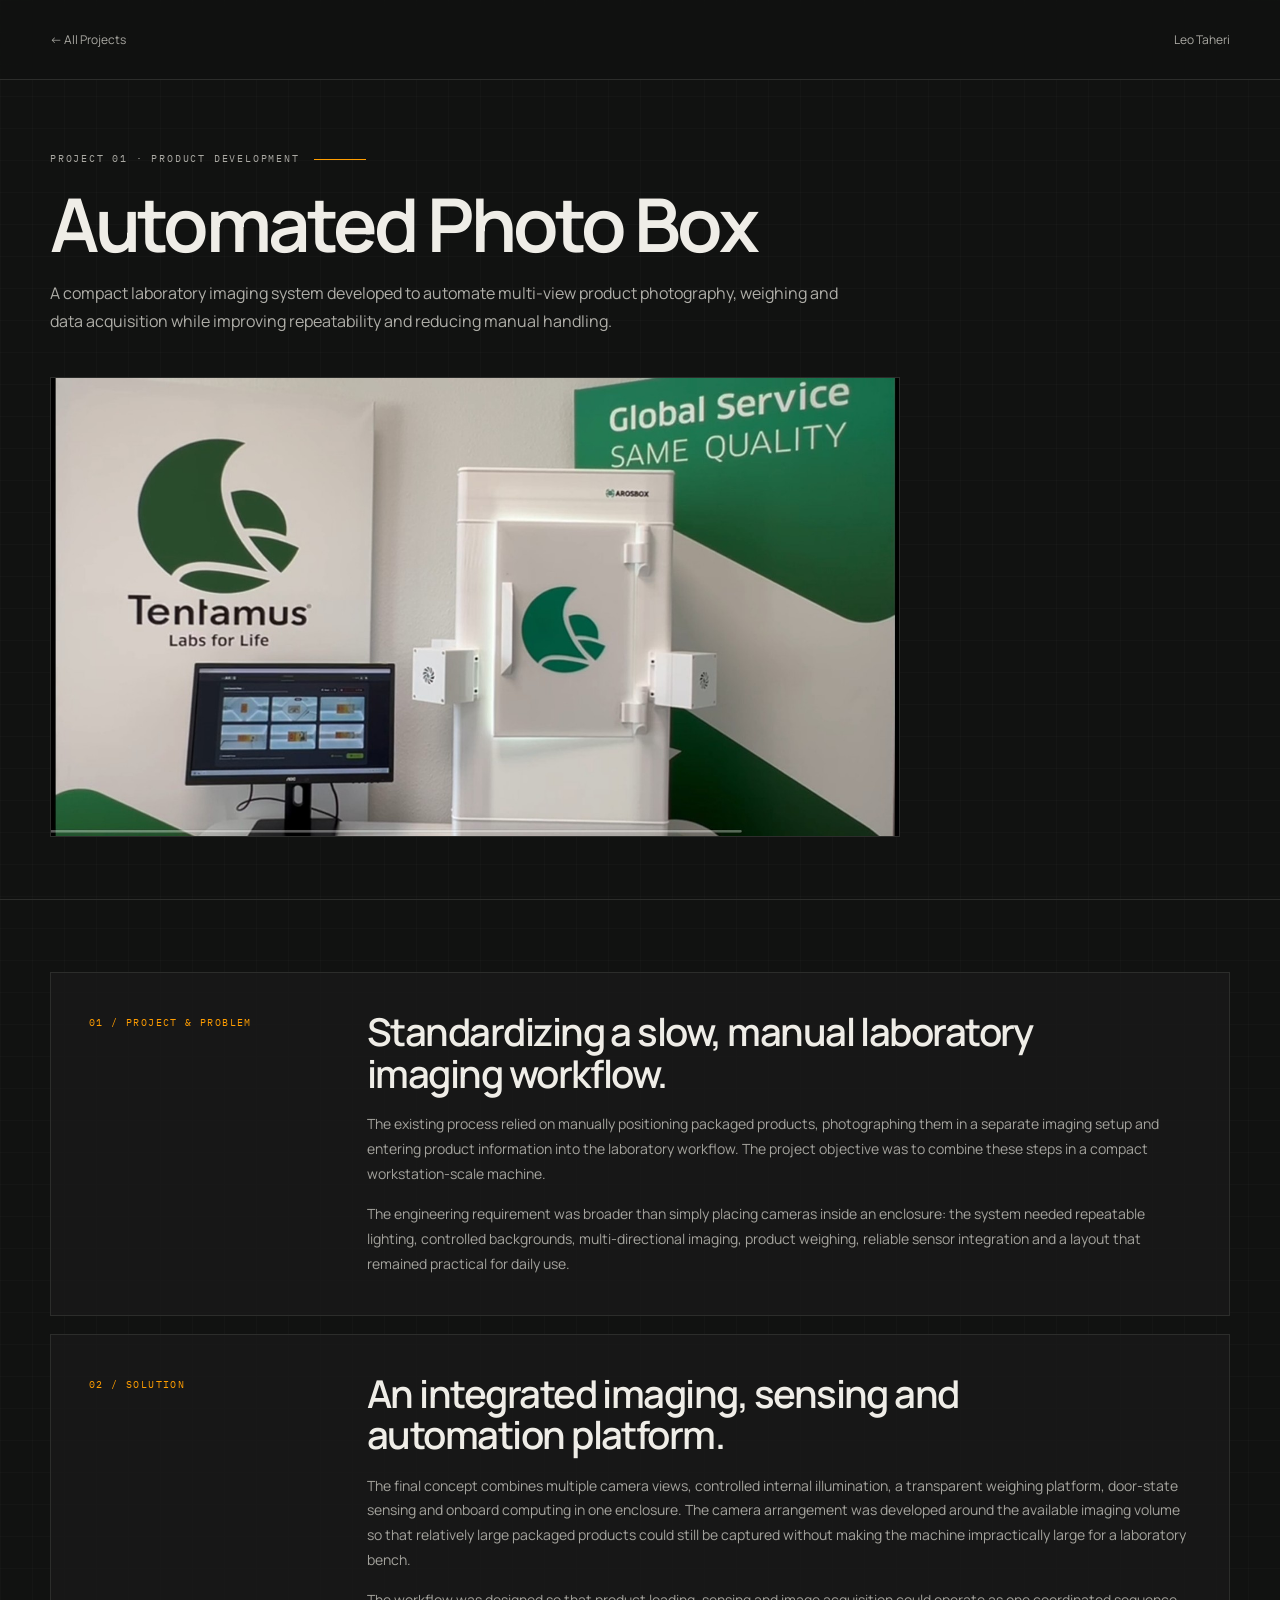
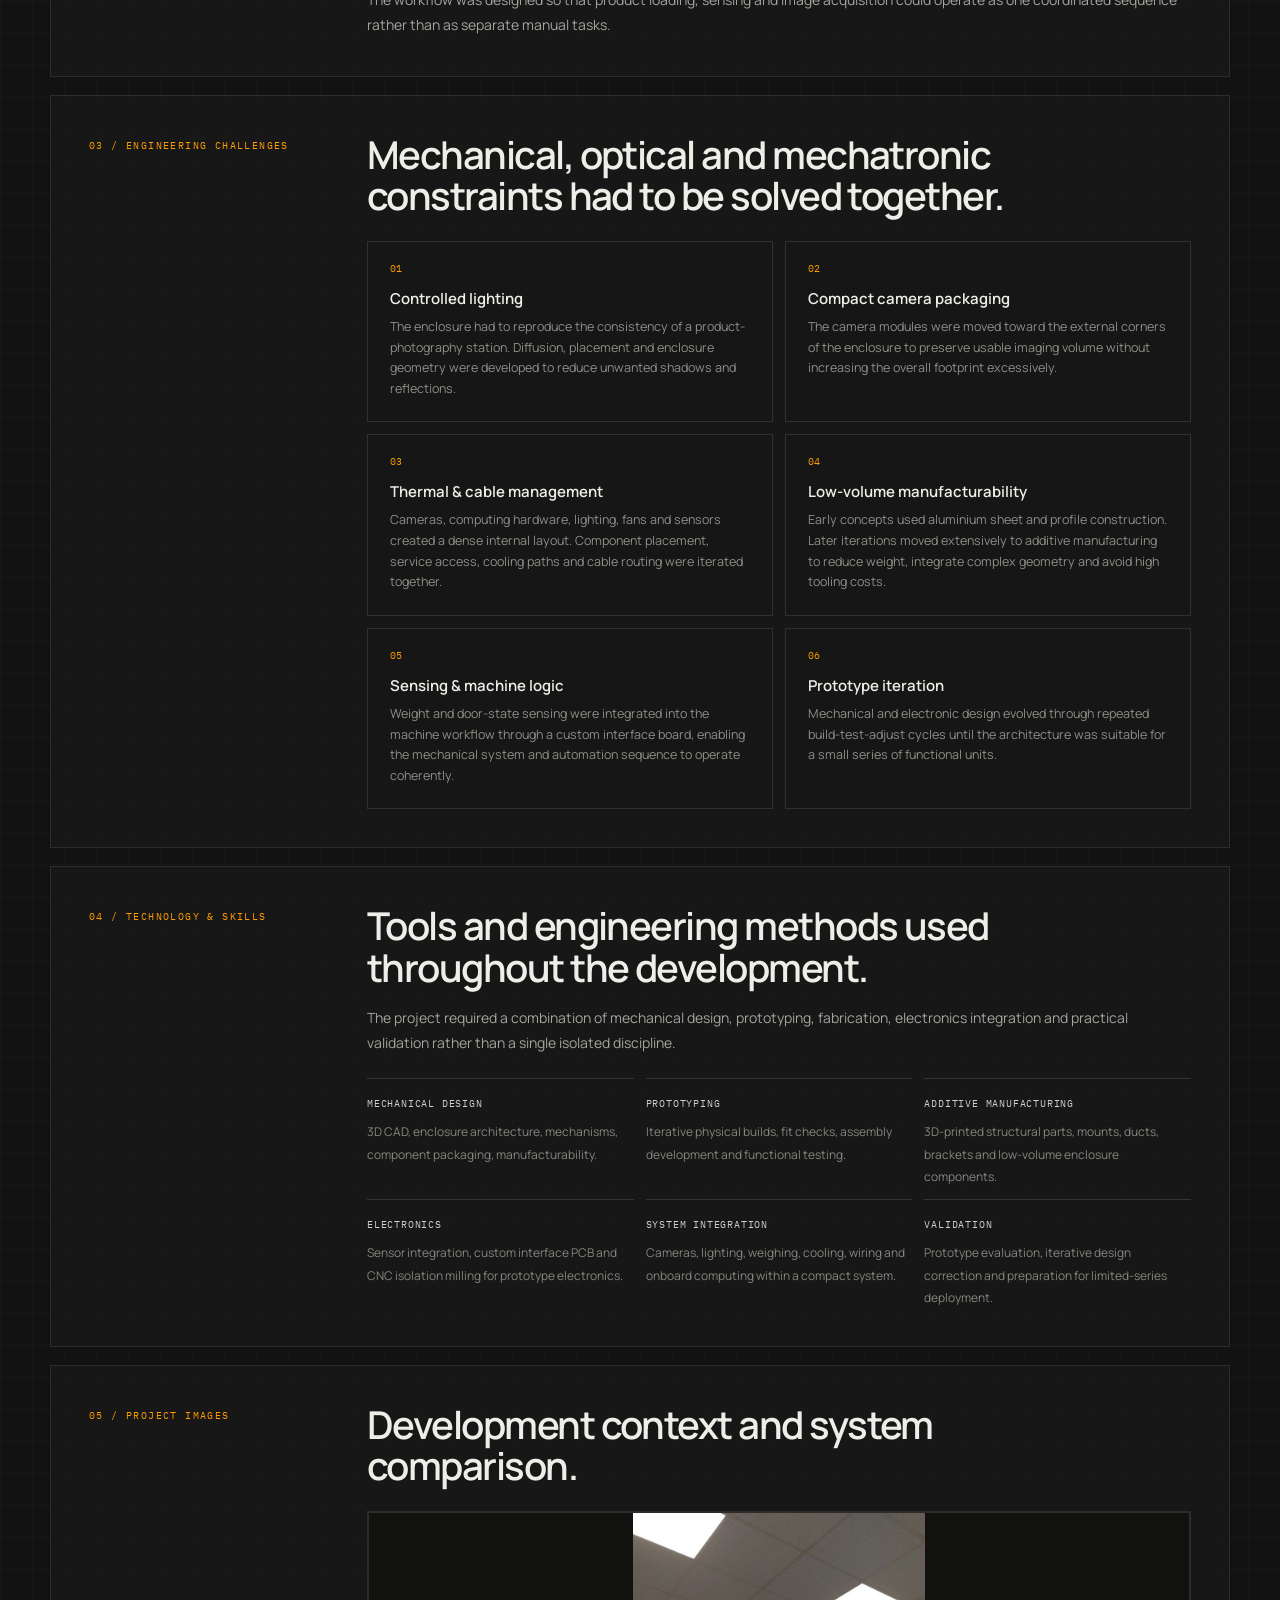
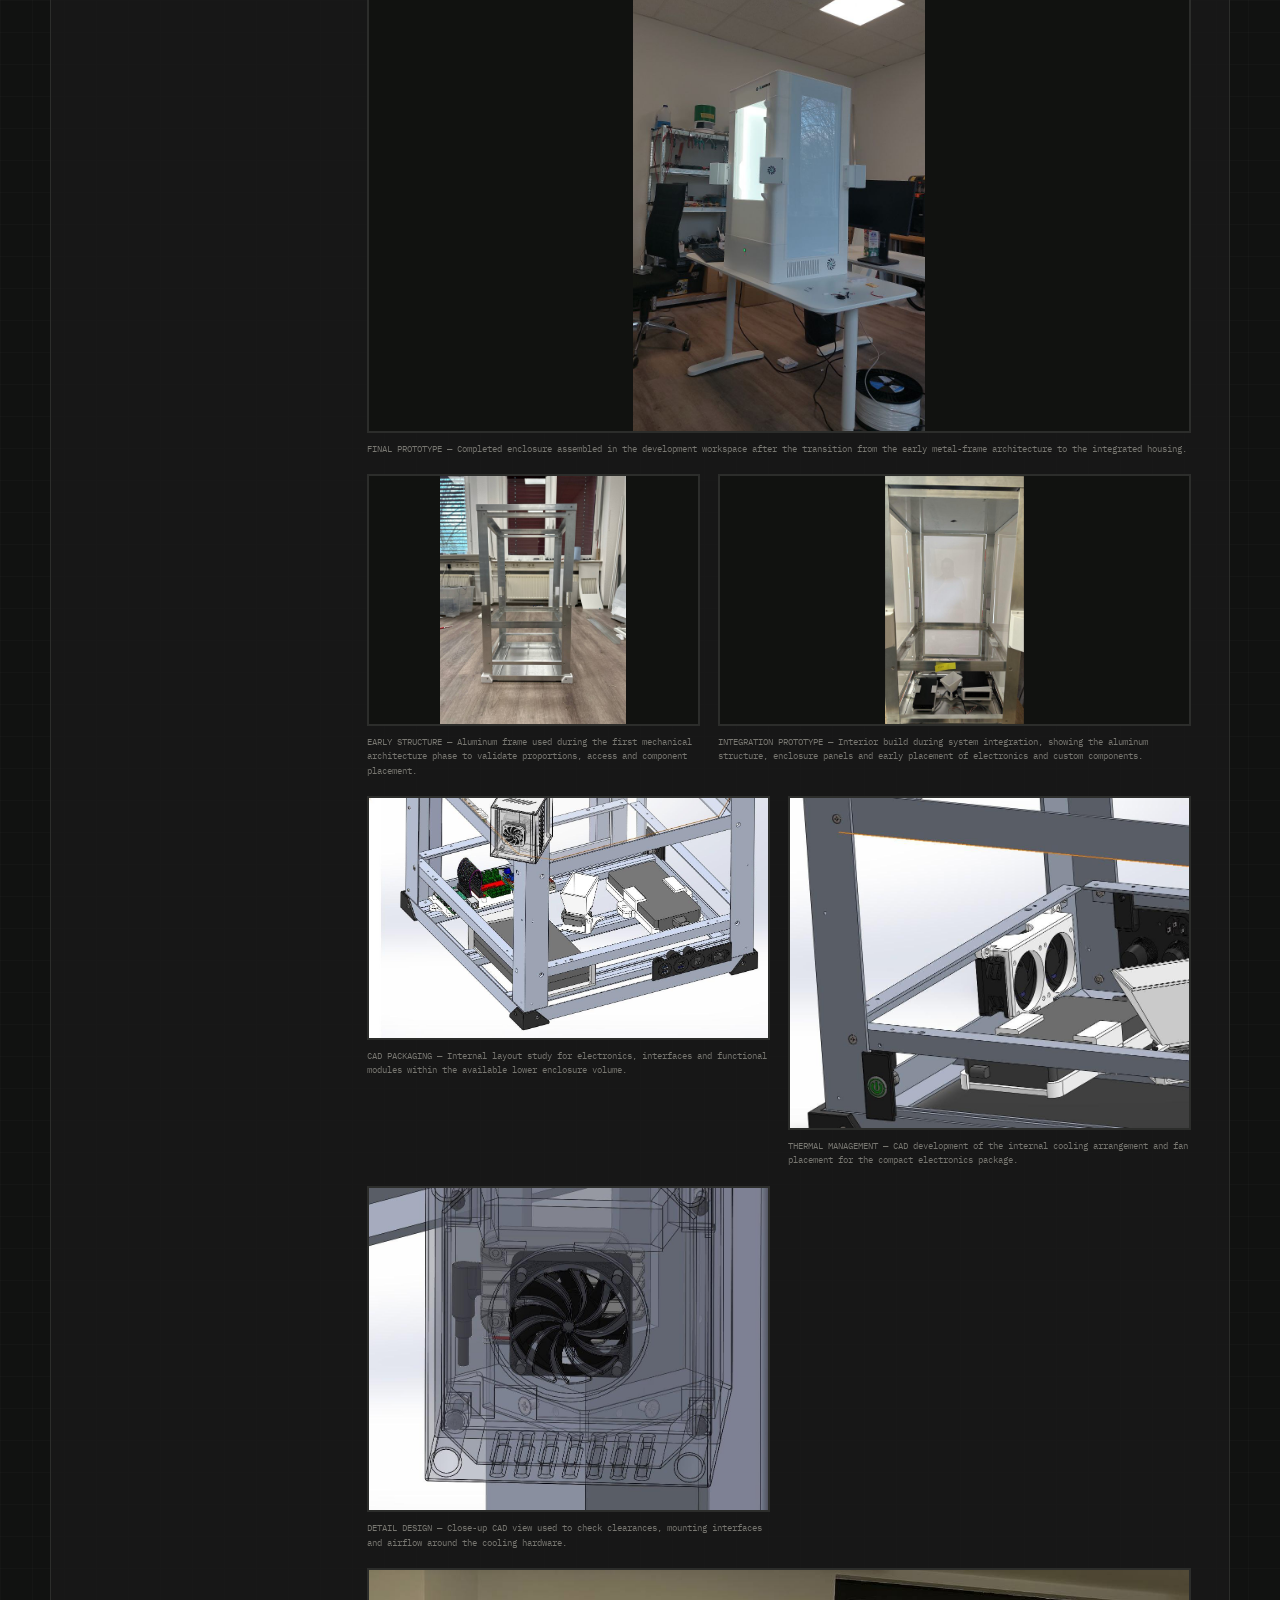
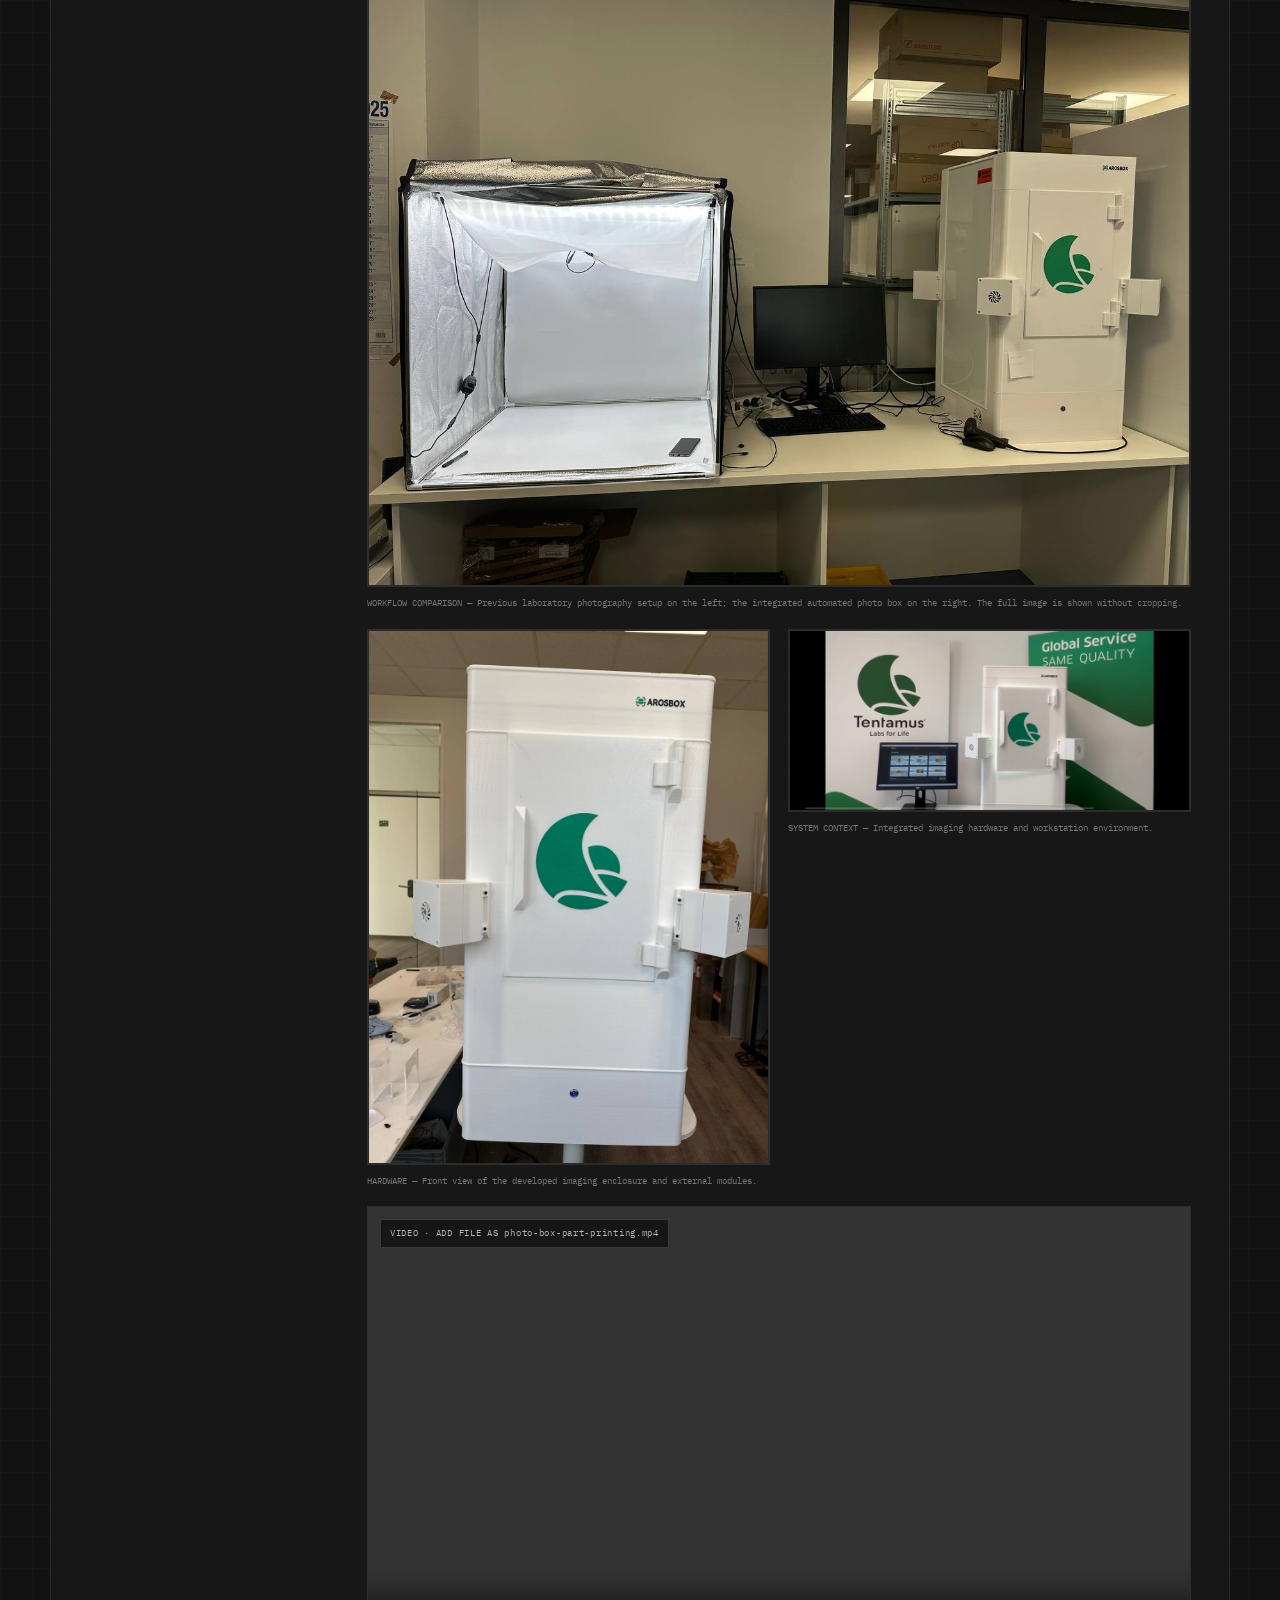
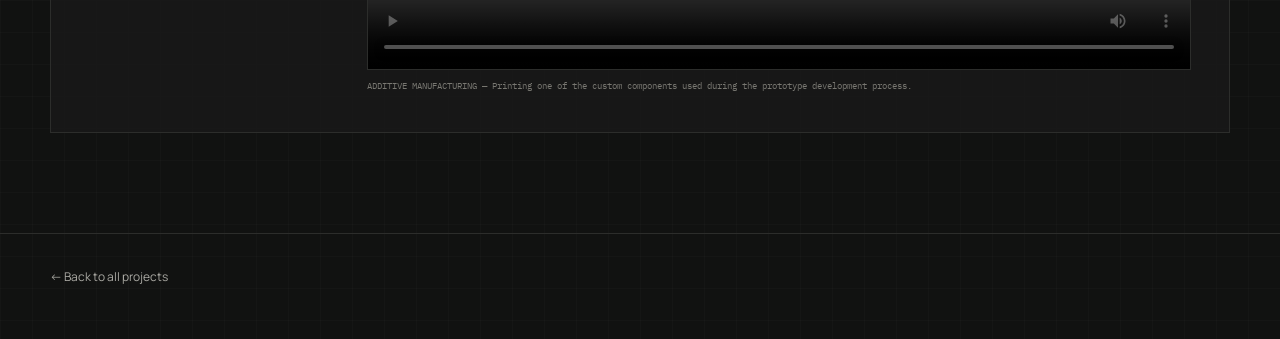
<file: photo-box.html>
<!doctype html>
<html lang="en">
<head>
  <meta charset="utf-8">
  <meta name="viewport" content="width=device-width, initial-scale=1">
  <meta name="description" content="Automated Photo Box engineering case study by Leo Taheri.">
  <title>Automated Photo Box — Leo Taheri</title>
  <link rel="preconnect" href="https://fonts.googleapis.com">
  <link rel="preconnect" href="https://fonts.gstatic.com" crossorigin>
  <link href="https://fonts.googleapis.com/css2?family=IBM+Plex+Mono:wght@400;500;600&family=Manrope:wght@400;500;600;700&display=swap" rel="stylesheet">
  <style>
    :root{
      --bg:#111211;--panel:#171817;--panel2:#1a1b1a;--line:#2c2d2b;
      --text:#efede7;--muted:#9b9a94;--dim:#74736e;--accent:#ff9d00;--max:1180px;
    }
    *{box-sizing:border-box}
    html{scroll-behavior:smooth}
    body{
      margin:0;color:var(--text);font-family:"Manrope",system-ui,sans-serif;
      background:
        linear-gradient(rgba(255,255,255,.016) 1px,transparent 1px),
        linear-gradient(90deg,rgba(255,255,255,.016) 1px,transparent 1px),
        var(--bg);
      background-size:32px 32px;
    }
    a{color:inherit}
    .wrap{width:min(var(--max),calc(100% - 64px));margin:auto}
    header{
      height:80px;border-bottom:1px solid var(--line);display:flex;align-items:center;
      position:sticky;top:0;z-index:15;background:rgba(17,18,17,.9);backdrop-filter:blur(16px);
    }
    header .wrap{display:flex;align-items:center;justify-content:space-between}
    .back,.name{font-size:12px;text-decoration:none;color:#aaa9a3}
    .back:hover,.name:hover{color:var(--accent)}

    .hero{padding:72px 0 62px;border-bottom:1px solid var(--line)}
    .eyebrow{
      display:flex;align-items:center;gap:14px;color:#aaa9a3;
      font:10px/1.4 "IBM Plex Mono",monospace;letter-spacing:.18em;margin-bottom:22px;
    }
    .eyebrow:after{content:"";width:52px;height:1px;background:var(--accent)}
    h1{
      max-width:780px;margin:0 0 20px;font-size:clamp(46px,5.8vw,78px);
      letter-spacing:-.052em;line-height:.96;font-weight:650;
    }
    .lede{max-width:800px;margin:0;color:#afaea8;font-size:16px;line-height:1.75}
    .hero-image{
      margin-top:42px;width:min(850px,100%);height:460px;overflow:hidden;
      border:1px solid var(--line);background:#171817;
    }
    .hero-image img{width:100%;height:100%;object-fit:cover;object-position:center;display:block}

    .case{padding:72px 0 100px}
    .blocks{display:grid;gap:18px}
    .block{
      display:grid;grid-template-columns:230px minmax(0,1fr);gap:48px;
      padding:38px;border:1px solid var(--line);background:rgba(24,25,24,.88);
    }
    .block-label{
      color:var(--accent);font:10px/1.5 "IBM Plex Mono",monospace;
      letter-spacing:.14em;padding-top:4px;
    }
    .block h2{
      margin:0 0 18px;font-size:clamp(27px,3vw,39px);line-height:1.08;
      letter-spacing:-.04em;font-weight:600;max-width:780px;
    }
    .block p{margin:0 0 15px;color:#a4a39d;font-size:14px;line-height:1.78;max-width:820px}
    .block p:last-child{margin-bottom:0}

    .challenge-grid{display:grid;grid-template-columns:1fr 1fr;gap:12px;margin-top:24px}
    .challenge{
      border:1px solid #30312f;background:#151615;padding:22px;min-height:180px;
    }
    .challenge .n{font:10px/1 "IBM Plex Mono",monospace;color:var(--accent);margin-bottom:14px}
    .challenge h3{font-size:15px;margin:0 0 8px;font-weight:600}
    .challenge p{font-size:12.5px;line-height:1.65;color:#8f8e88;margin:0}

    .tech-grid{display:grid;grid-template-columns:repeat(3,1fr);gap:12px;margin-top:22px}
    .tech{
      border-top:1px solid #343531;padding:18px 0 0;
    }
    .tech strong{
      display:block;font:10px/1.4 "IBM Plex Mono",monospace;
      color:#d0cec8;letter-spacing:.08em;margin-bottom:8px;
    }
    .tech span{color:#86857f;font-size:12px;line-height:1.55}

    .gallery{
      display:grid;grid-template-columns:1.1fr .9fr;gap:18px;margin-top:24px;
    }
    .gallery figure{margin:0}
    .gallery figure:first-child{grid-row:span 2}
    .gallery img{
      width:100%;display:block;border:1px solid var(--line);background:#151615;
      object-fit:cover;
    }
    .gallery figure:first-child img{height:520px}
    .gallery figure:nth-child(2) img,.gallery figure:nth-child(3) img{height:250px}
    figcaption{
      padding-top:8px;color:#72716c;font:9px/1.6 "IBM Plex Mono",monospace;
    }

    .footer{border-top:1px solid var(--line);padding:34px 0 54px;color:#6b6a65;font-size:10px}

    @media(max-width:900px){
      .wrap{width:min(var(--max),calc(100% - 36px))}
      .block{grid-template-columns:1fr;gap:18px;padding:28px}
      .challenge-grid,.tech-grid{grid-template-columns:1fr}
      .gallery{grid-template-columns:1fr}
      .gallery figure:first-child{grid-row:auto}
      .gallery figure:first-child img,.gallery figure:nth-child(2) img,.gallery figure:nth-child(3) img{height:auto;max-height:500px}
      .hero-image{height:380px}
    }
    @media(max-width:560px){
      .hero{padding-top:58px}.hero-image{height:300px}
      .block{padding:23px}.case{padding-top:54px}
    }
  
    /* Expanded project media gallery */
    .gallery{
      display:grid;
      grid-template-columns:repeat(12,minmax(0,1fr));
      gap:18px;
      margin-top:24px;
    }
    .gallery figure{
      margin:0;
      grid-column:span 6;
    }
    .gallery figure.wide{grid-column:1/-1}
    .gallery figure.tall{grid-column:span 5}
    .gallery figure.side{grid-column:span 7}

    .gallery .media-frame{
      position:relative;
      width:100%;
      background:#111210;
      border:1px solid var(--line);
      overflow:hidden;
    }
    .gallery img{
      width:100%;
      height:auto;
      max-height:680px;
      display:block;
      object-fit:contain;
      object-position:center;
      background:#111210;
    }
    .gallery .comparison img{
      max-height:none;
      object-fit:contain;
    }
    .gallery video{
      width:100%;
      aspect-ratio:16/9;
      display:block;
      object-fit:contain;
      background:#0e0f0e;
    }
    .video-note{
      position:absolute;
      top:12px;
      left:12px;
      z-index:2;
      padding:7px 9px;
      border:1px solid #393a36;
      background:rgba(14,15,14,.78);
      color:#b7b5ae;
      font:9px/1.4 "IBM Plex Mono",monospace;
      letter-spacing:.08em;
      backdrop-filter:blur(6px);
    }
figcaption{
      padding-top:9px;
      color:#787771;
      font:9px/1.6 "IBM Plex Mono",monospace;
    }

    @media(max-width:900px){
      .gallery{grid-template-columns:1fr}
      .gallery figure,
      .gallery figure.wide,
      .gallery figure.tall,
      .gallery figure.side{grid-column:auto}
      .gallery img{max-height:none}
      .team-photo .privacy-emoji{
        width:34px;height:34px;font-size:23px;
        box-shadow:0 0 0 2px rgba(17,18,16,.85);
      }
    }

  </style>
</head>
<body>
<header>
  <div class="wrap">
    <a class="back" href="projects.html">← All Projects</a>
    <a class="name" href="index.html">Leo Taheri</a>
  </div>
</header>

<main>
  <section class="hero">
    <div class="wrap">
      <div class="eyebrow">PROJECT 01 · PRODUCT DEVELOPMENT</div>
      <h1>Automated Photo Box</h1>
      <p class="lede">
        A compact laboratory imaging system developed to automate multi-view product photography,
        weighing and data acquisition while improving repeatability and reducing manual handling.
      </p>

      <div class="hero-image">
        <img src="images/photo-box-system.jpg" alt="Automated photo box system in a laboratory environment">
      </div>
    </div>
  </section>

  <section class="case">
    <div class="wrap blocks">

      <article class="block">
        <div class="block-label">01 / PROJECT &amp; PROBLEM</div>
        <div>
          <h2>Standardizing a slow, manual laboratory imaging workflow.</h2>
          <p>
            The existing process relied on manually positioning packaged products, photographing them
            in a separate imaging setup and entering product information into the laboratory workflow.
            The project objective was to combine these steps in a compact workstation-scale machine.
          </p>
          <p>
            The engineering requirement was broader than simply placing cameras inside an enclosure:
            the system needed repeatable lighting, controlled backgrounds, multi-directional imaging,
            product weighing, reliable sensor integration and a layout that remained practical for daily use.
          </p>
        </div>
      </article>

      <article class="block">
        <div class="block-label">02 / SOLUTION</div>
        <div>
          <h2>An integrated imaging, sensing and automation platform.</h2>
          <p>
            The final concept combines multiple camera views, controlled internal illumination, a transparent
            weighing platform, door-state sensing and onboard computing in one enclosure. The camera arrangement
            was developed around the available imaging volume so that relatively large packaged products could
            still be captured without making the machine impractically large for a laboratory bench.
          </p>
          <p>
            The workflow was designed so that product loading, sensing and image acquisition could operate as
            one coordinated sequence rather than as separate manual tasks.
          </p>
        </div>
      </article>

      <article class="block">
        <div class="block-label">03 / ENGINEERING CHALLENGES</div>
        <div>
          <h2>Mechanical, optical and mechatronic constraints had to be solved together.</h2>

          <div class="challenge-grid">
            <div class="challenge">
              <div class="n">01</div>
              <h3>Controlled lighting</h3>
              <p>
                The enclosure had to reproduce the consistency of a product-photography station. Diffusion,
                placement and enclosure geometry were developed to reduce unwanted shadows and reflections.
              </p>
            </div>

            <div class="challenge">
              <div class="n">02</div>
              <h3>Compact camera packaging</h3>
              <p>
                The camera modules were moved toward the external corners of the enclosure to preserve usable
                imaging volume without increasing the overall footprint excessively.
              </p>
            </div>

            <div class="challenge">
              <div class="n">03</div>
              <h3>Thermal &amp; cable management</h3>
              <p>
                Cameras, computing hardware, lighting, fans and sensors created a dense internal layout.
                Component placement, service access, cooling paths and cable routing were iterated together.
              </p>
            </div>

            <div class="challenge">
              <div class="n">04</div>
              <h3>Low-volume manufacturability</h3>
              <p>
                Early concepts used aluminium sheet and profile construction. Later iterations moved extensively
                to additive manufacturing to reduce weight, integrate complex geometry and avoid high tooling costs.
              </p>
            </div>

            <div class="challenge">
              <div class="n">05</div>
              <h3>Sensing &amp; machine logic</h3>
              <p>
                Weight and door-state sensing were integrated into the machine workflow through a custom interface
                board, enabling the mechanical system and automation sequence to operate coherently.
              </p>
            </div>

            <div class="challenge">
              <div class="n">06</div>
              <h3>Prototype iteration</h3>
              <p>
                Mechanical and electronic design evolved through repeated build-test-adjust cycles until the
                architecture was suitable for a small series of functional units.
              </p>
            </div>
          </div>
        </div>
      </article>

      <article class="block">
        <div class="block-label">04 / TECHNOLOGY &amp; SKILLS</div>
        <div>
          <h2>Tools and engineering methods used throughout the development.</h2>
          <p>
            The project required a combination of mechanical design, prototyping, fabrication, electronics
            integration and practical validation rather than a single isolated discipline.
          </p>

          <div class="tech-grid">
            <div class="tech"><strong>MECHANICAL DESIGN</strong><span>3D CAD, enclosure architecture, mechanisms, component packaging, manufacturability.</span></div>
            <div class="tech"><strong>PROTOTYPING</strong><span>Iterative physical builds, fit checks, assembly development and functional testing.</span></div>
            <div class="tech"><strong>ADDITIVE MANUFACTURING</strong><span>3D-printed structural parts, mounts, ducts, brackets and low-volume enclosure components.</span></div>
            <div class="tech"><strong>ELECTRONICS</strong><span>Sensor integration, custom interface PCB and CNC isolation milling for prototype electronics.</span></div>
            <div class="tech"><strong>SYSTEM INTEGRATION</strong><span>Cameras, lighting, weighing, cooling, wiring and onboard computing within a compact system.</span></div>
            <div class="tech"><strong>VALIDATION</strong><span>Prototype evaluation, iterative design correction and preparation for limited-series deployment.</span></div>
          </div>
        </div>
      </article>

      <article class="block">
        <div class="block-label">05 / PROJECT IMAGES</div>
        <div>
          <h2>Development context and system comparison.</h2>

          <div class="gallery">

            <figure class="wide">
              <div class="media-frame">
                <img src="images/photo-box-completed.jpg" alt="Completed automated photo box in the development workspace">
              </div>
              <figcaption>FINAL PROTOTYPE — Completed enclosure assembled in the development workspace after the transition from the early metal-frame architecture to the integrated housing.</figcaption>
            </figure>

            <figure class="tall">
              <div class="media-frame">
                <img src="images/photo-box-aluminum-frame.jpg" alt="Early aluminum structural frame of the photo box">
              </div>
              <figcaption>EARLY STRUCTURE — Aluminum frame used during the first mechanical architecture phase to validate proportions, access and component placement.</figcaption>
            </figure>

            <figure class="side">
              <div class="media-frame">
                <img src="images/photo-box-interior-prototype.jpg" alt="Interior prototype showing frame, panels, electronics and test components">
              </div>
              <figcaption>INTEGRATION PROTOTYPE — Interior build during system integration, showing the aluminum structure, enclosure panels and early placement of electronics and custom components.</figcaption>
            </figure>

            <figure>
              <div class="media-frame">
                <img src="images/photo-box-cad-packaging.jpg" alt="CAD model showing internal component packaging within the photo box">
              </div>
              <figcaption>CAD PACKAGING — Internal layout study for electronics, interfaces and functional modules within the available lower enclosure volume.</figcaption>
            </figure>

            <figure>
              <div class="media-frame">
                <img src="images/photo-box-cad-cooling.jpg" alt="CAD model showing cooling fan arrangement inside the photo box">
              </div>
              <figcaption>THERMAL MANAGEMENT — CAD development of the internal cooling arrangement and fan placement for the compact electronics package.</figcaption>
            </figure>

            <figure>
              <div class="media-frame">
                <img src="images/photo-box-cad-fan-detail.jpg" alt="Detailed CAD view of a cooling fan and surrounding mechanical packaging">
              </div>
              <figcaption>DETAIL DESIGN — Close-up CAD view used to check clearances, mounting interfaces and airflow around the cooling hardware.</figcaption>
            </figure>

            <figure class="wide comparison">
              <div class="media-frame">
                <img src="images/photo-box-comparison.jpg" alt="Previous laboratory photography setup on the left and the automated photo box on the right">
              </div>
              <figcaption>WORKFLOW COMPARISON — Previous laboratory photography setup on the left; the integrated automated photo box on the right. The full image is shown without cropping.</figcaption>
            </figure>

            <figure>
              <div class="media-frame">
                <img src="images/photo-box-front.jpg" alt="Front view of the automated photo box">
              </div>
              <figcaption>HARDWARE — Front view of the developed imaging enclosure and external modules.</figcaption>
            </figure>

            <figure>
              <div class="media-frame">
                <img src="images/photo-box-system.jpg" alt="Automated photo box shown with its laboratory workstation">
              </div>
              <figcaption>SYSTEM CONTEXT — Integrated imaging hardware and workstation environment.</figcaption>
            </figure>

            <figure class="wide">
              <div class="media-frame">
                <div class="video-note">VIDEO · ADD FILE AS photo-box-part-printing.mp4</div>
                <video controls preload="metadata">
                  <source src="videos/photo-box-part-printing.mp4" type="video/mp4">
                  Your browser does not support the video element.
                </video>
              </div>
              <figcaption>ADDITIVE MANUFACTURING — Printing one of the custom components used during the prototype development process.</figcaption>
            </figure>

          </div>
        </div>
      </article>

    </div>
  </section>
</main>

<div class="footer">
  <div class="wrap"><a class="back" href="projects.html">← Back to all projects</a></div>
</div>
</body>
</html>
</file>
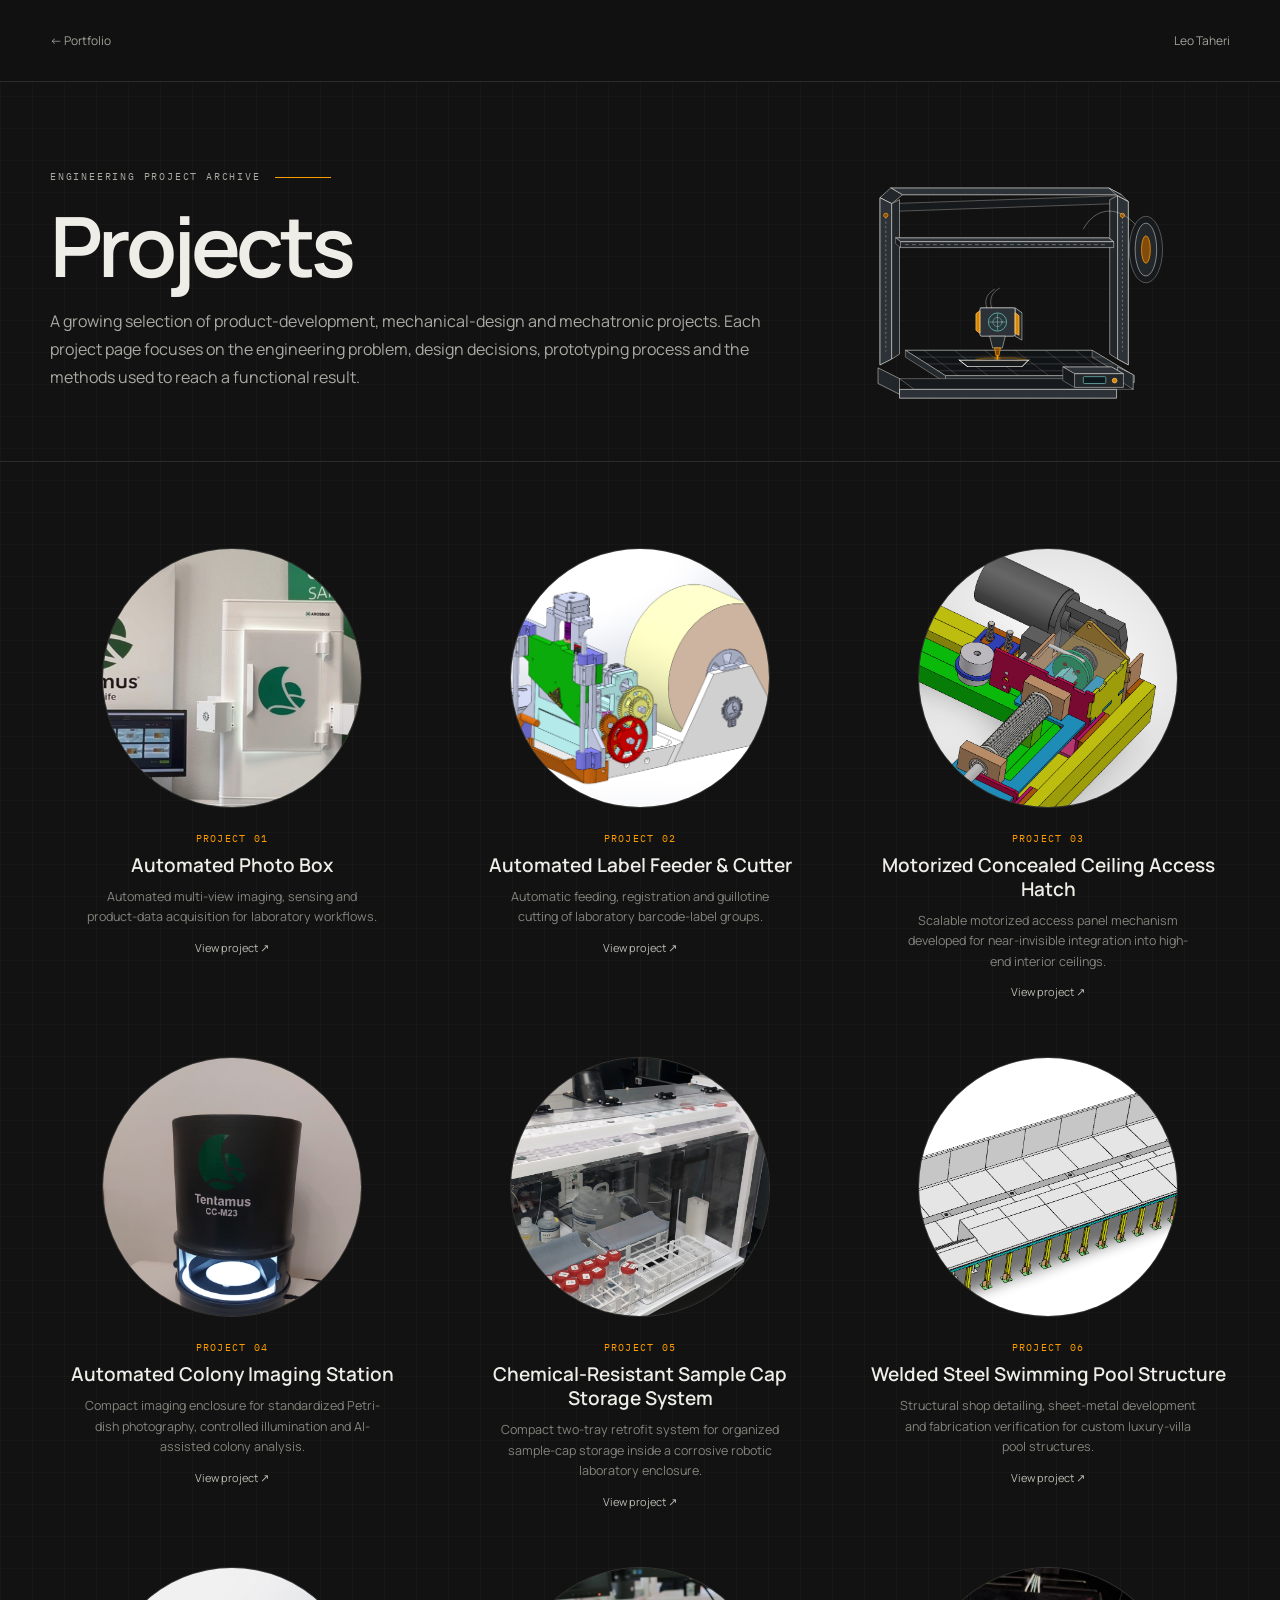
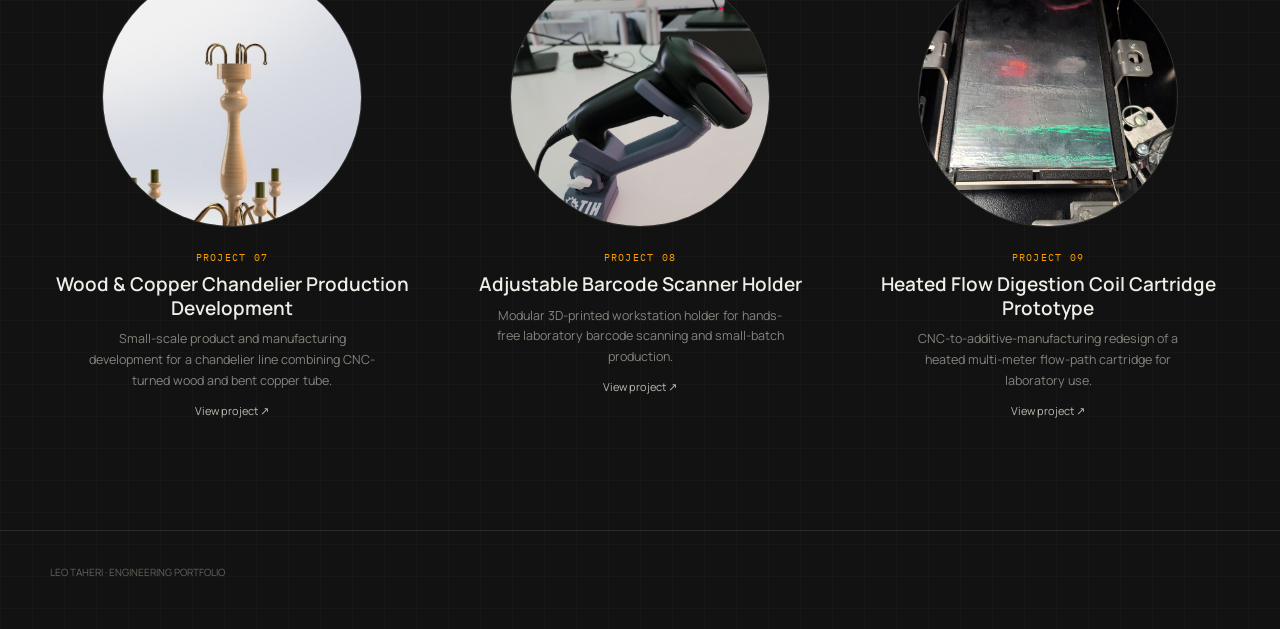
<file: projects.html>
<!doctype html>
<html lang="en">
<head>
  <meta charset="utf-8">
  <meta name="viewport" content="width=device-width, initial-scale=1">
  <meta name="description" content="Engineering projects by Leo Taheri — mechanical design, product development, prototyping and mechatronics.">
  <title>Projects — Leo Taheri</title>
  <link rel="preconnect" href="https://fonts.googleapis.com">
  <link rel="preconnect" href="https://fonts.gstatic.com" crossorigin>
  <link href="https://fonts.googleapis.com/css2?family=IBM+Plex+Mono:wght@400;500;600&family=Manrope:wght@400;500;600;700&display=swap" rel="stylesheet">
  <link rel="stylesheet" href="projects-printer.css">
  <style>
    :root{
      --bg:#111211;--panel:#171817;--line:#2b2c2a;--text:#efede7;
      --muted:#999892;--dim:#70706a;--accent:#ff9d00;--max:1180px;
    }
    *{box-sizing:border-box}
    html{scroll-behavior:smooth}
    body{
      margin:0;color:var(--text);font-family:"Manrope",system-ui,sans-serif;
      background:
        linear-gradient(rgba(255,255,255,.018) 1px,transparent 1px),
        linear-gradient(90deg,rgba(255,255,255,.018) 1px,transparent 1px),
        var(--bg);
      background-size:32px 32px;
    }
    a{color:inherit}
    .wrap{width:min(var(--max),calc(100% - 64px));margin:auto}
    header{
      height:82px;border-bottom:1px solid var(--line);display:flex;align-items:center;
      background:rgba(17,18,17,.9);backdrop-filter:blur(16px);position:sticky;top:0;z-index:10;
    }
    header .wrap{display:flex;justify-content:space-between;align-items:center}
    .back,.name{font-size:12px;text-decoration:none;color:#a3a29c}
    .back:hover,.name:hover{color:var(--accent)}
    .intro{padding:88px 0 70px;border-bottom:1px solid var(--line)}
    .eyebrow{
      display:flex;align-items:center;gap:14px;margin-bottom:22px;
      color:#aaa9a3;font:10px/1.4 "IBM Plex Mono",monospace;letter-spacing:.18em;
    }
    .eyebrow:after{content:"";width:56px;height:1px;background:var(--accent)}
    h1{
      margin:0 0 22px;font-size:clamp(50px,6.5vw,88px);line-height:.95;
      letter-spacing:-.055em;font-weight:650;
    }
    .intro p{max-width:720px;color:#aaa9a3;font-size:16px;line-height:1.75;margin:0}
    .projects{padding:86px 0 110px}
    .grid{
      display:grid;grid-template-columns:repeat(3,minmax(0,1fr));
      gap:56px 44px;
    }
    .card{text-align:center}
    .thumb{
      width:min(260px,82%);aspect-ratio:1;border-radius:50%;margin:0 auto 24px;
      overflow:hidden;border:1px solid #343431;background:#181918;position:relative;
      display:grid;place-items:center;text-decoration:none;
      transition:transform .28s ease,border-color .28s ease,box-shadow .28s ease;
    }
    .thumb:after{
      content:"";position:absolute;inset:0;border-radius:inherit;
      box-shadow:inset 0 0 0 1px rgba(255,255,255,.025);pointer-events:none;
    }
    .thumb:hover{
      transform:translateY(-6px);border-color:#5b5a54;
      box-shadow:0 20px 46px rgba(0,0,0,.25);
    }
    .thumb img{width:100%;height:100%;object-fit:cover;display:block;filter:saturate(.9) contrast(1.02)}
    .placeholder{
      background:
        radial-gradient(circle at 50% 45%,rgba(255,157,0,.07),transparent 38%),
        linear-gradient(rgba(255,255,255,.025) 1px,transparent 1px),
        linear-gradient(90deg,rgba(255,255,255,.025) 1px,transparent 1px),
        #171817;
      background-size:auto,20px 20px,20px 20px;
    }
    .placeholder span{
      font:500 28px/1 "IBM Plex Mono",monospace;color:#686761;letter-spacing:.05em;
    }
    .index{font:10px/1.4 "IBM Plex Mono",monospace;color:var(--accent);letter-spacing:.13em;margin-bottom:8px}
    h2{font-size:19px;line-height:1.25;margin:0 0 9px;font-weight:600}
    .card p{max-width:300px;margin:0 auto;color:#85847e;font-size:12.5px;line-height:1.65}
    .available{display:inline-block;margin-top:12px;color:#bdbbb4;font-size:11px;text-decoration:none}
    .available:hover{color:var(--accent)}
    .coming{display:inline-block;margin-top:12px;color:#5f5e59;font:9px/1.4 "IBM Plex Mono",monospace;letter-spacing:.12em}
    footer{border-top:1px solid var(--line);padding:34px 0 50px;color:#65645f;font-size:10px}
    @media(max-width:850px){.grid{grid-template-columns:repeat(2,minmax(0,1fr))}.wrap{width:min(var(--max),calc(100% - 36px))}}
    @media(max-width:560px){.grid{grid-template-columns:1fr;gap:52px}.thumb{width:min(250px,76vw)}.intro{padding-top:62px}}
  
    /* Project 07 thumbnail crop refinement */
    .thumb.thumb-project-07 img{
      width:100%!important;
      height:100%!important;
      object-fit:cover!important;
      object-position:center 42%!important;
      display:block!important;
    }


    .thumb.thumb-project-08 img{
      width:100%!important;
      height:100%!important;
      object-fit:cover!important;
      object-position:center 48%!important;
      display:block!important;
    }


    .thumb.thumb-project-09 img{width:100%!important;height:100%!important;object-fit:cover!important;object-position:center 56%!important;display:block!important;}

    .thumb.thumb-project-06 img{
      width:100%!important;
      height:100%!important;
      object-fit:cover!important;
      object-position:center 48%!important;
      display:block!important;
    }


    .thumb.thumb-project-03 img{
      width:100%!important;
      height:100%!important;
      object-fit:cover!important;
      object-position:center 52%!important;
      display:block!important;
    }

</style>
</head>
<body>
<header>
  <div class="wrap">
    <a class="back" href="index.html">← Portfolio</a>
    <a class="name" href="index.html">Leo Taheri</a>
  </div>
</header>

<main>
  <section class="intro">
    <div class="wrap">
      <div class="eyebrow">ENGINEERING PROJECT ARCHIVE</div>
      <h1>Projects</h1>
      <p>
        A growing selection of product-development, mechanical-design and mechatronic projects.
        Each project page focuses on the engineering problem, design decisions, prototyping process
        and the methods used to reach a functional result.
      </p>
      <div id="projects-printer" class="projects-printer" aria-hidden="true"></div>
    </div>
  </section>

  <section class="projects">
    <div class="wrap grid">
      <article class="card">
        <a class="thumb" href="photo-box.html" aria-label="Open Automated Photo Box project">
          <img src="images/photo-box-system.jpg" alt="Automated photo box laboratory system">
        </a>
        <div class="index">PROJECT 01</div>
        <h2>Automated Photo Box</h2>
        <p>Automated multi-view imaging, sensing and product-data acquisition for laboratory workflows.</p>
        <a class="available" href="photo-box.html">View project ↗</a>
      </article>

      <article class="card">
        <a class="thumb" href="label-feeder.html" aria-label="Open Automated Label Feeder and Cutter project">
          <img src="images/label-feeder-cad.png" alt="CAD model of automated label feeder and cutter">
        </a>
        <div class="index">PROJECT 02</div>
        <h2>Automated Label Feeder &amp; Cutter</h2>
        <p>Automatic feeding, registration and guillotine cutting of laboratory barcode-label groups.</p>
        <a class="available" href="label-feeder.html">View project ↗</a>
      </article>

      <article class="card">
        <a class="thumb thumb-project-03" href="concealed-access-hatch.html" aria-label="Open Motorized Concealed Ceiling Access Hatch project">
          <img src="images/access-hatch-drive-detail-a.png" alt="Detailed CAD view of the motorized concealed ceiling access hatch drive mechanism">
        </a>
        <div class="index">PROJECT 03</div>
        <h2>Motorized Concealed Ceiling Access Hatch</h2>
        <p>Scalable motorized access panel mechanism developed for near-invisible integration into high-end interior ceilings.</p>
        <a class="available" href="concealed-access-hatch.html">View project ↗</a>
      </article>

      <article class="card"><a class="thumb" href="colony-imaging-station.html" aria-label="Open Automated Colony Imaging Station project"><img src="images/colony-imager-v1-front.jpg" alt="Compact laboratory colony imaging station prototype"></a><div class="index">PROJECT 04</div><h2>Automated Colony Imaging Station</h2><p>Compact imaging enclosure for standardized Petri-dish photography, controlled illumination and AI-assisted colony analysis.</p><a class="available" href="colony-imaging-station.html">View project ↗</a></article>

      <article class="card">
        <a class="thumb" href="sample-cap-storage-system.html" aria-label="Open Chemical-Resistant Sample Cap Storage System project">
          <img src="images/sample-cap-storage-system.jpg" alt="Chemical-resistant sliding sample cap storage system">
        </a>
        <div class="index">PROJECT 05</div>
        <h2>Chemical-Resistant Sample Cap Storage System</h2>
        <p>Compact two-tray retrofit system for organized sample-cap storage inside a corrosive robotic laboratory enclosure.</p>
        <a class="available" href="sample-cap-storage-system.html">View project ↗</a>
      </article>

      <article class="card">
        <a class="thumb thumb-project-06" href="welded-steel-pool.html" aria-label="Open Welded Steel Swimming Pool Structure project">
          <img src="images/pool-complete-cad-view-a.png" alt="Complete CAD assembly of welded steel swimming pool structure and formed sheet-metal shell">
        </a>
        <div class="index">PROJECT 06</div>
        <h2>Welded Steel Swimming Pool Structure</h2>
        <p>Structural shop detailing, sheet-metal development and fabrication verification for custom luxury-villa pool structures.</p>
        <a class="available" href="welded-steel-pool.html">View project ↗</a>
      </article>

      <article class="card">
        <a class="thumb thumb-project-07" href="wood-copper-chandelier.html" aria-label="Open Wood and Copper Chandelier Production Development project">
          <img src="images/wood-copper-chandelier-front.jpg" alt="Wood and copper chandelier design">
        </a>
        <div class="index">PROJECT 07</div>
        <h2>Wood &amp; Copper Chandelier Production Development</h2>
        <p>Small-scale product and manufacturing development for a chandelier line combining CNC-turned wood and bent copper tube.</p>
        <a class="available" href="wood-copper-chandelier.html">View project ↗</a>
      </article>

      <article class="card">
        <a class="thumb thumb-project-08" href="barcode-scanner-holder.html" aria-label="Open Adjustable Barcode Scanner Holder project">
          <img src="images/barcode-scanner-holder-main.jpg" alt="Adjustable 3D-printed barcode scanner holder">
        </a>
        <div class="index">PROJECT 08</div>
        <h2>Adjustable Barcode Scanner Holder</h2>
        <p>Modular 3D-printed workstation holder for hands-free laboratory barcode scanning and small-batch production.</p>
        <a class="available" href="barcode-scanner-holder.html">View project ↗</a>
      </article>

      <article class="card">
        <a class="thumb thumb-project-09" href="heated-flow-coil-cartridge.html" aria-label="Open Heated Flow Digestion Coil Cartridge Prototype project">
          <img src="images/heated-coil-3dprinted-installed.jpeg" alt="Heated flow digestion coil cartridge prototype">
        </a>
        <div class="index">PROJECT 09</div>
        <h2>Heated Flow Digestion Coil Cartridge Prototype</h2>
        <p>CNC-to-additive-manufacturing redesign of a heated multi-meter flow-path cartridge for laboratory use.</p>
        <a class="available" href="heated-flow-coil-cartridge.html">View project ↗</a>
      </article>
    </div>
  </section>
</main>

<footer>
  <div class="wrap">LEO TAHERI · ENGINEERING PORTFOLIO</div>
</footer>
<script src="projects-printer.js"></script>
</body>
</html>
</file>
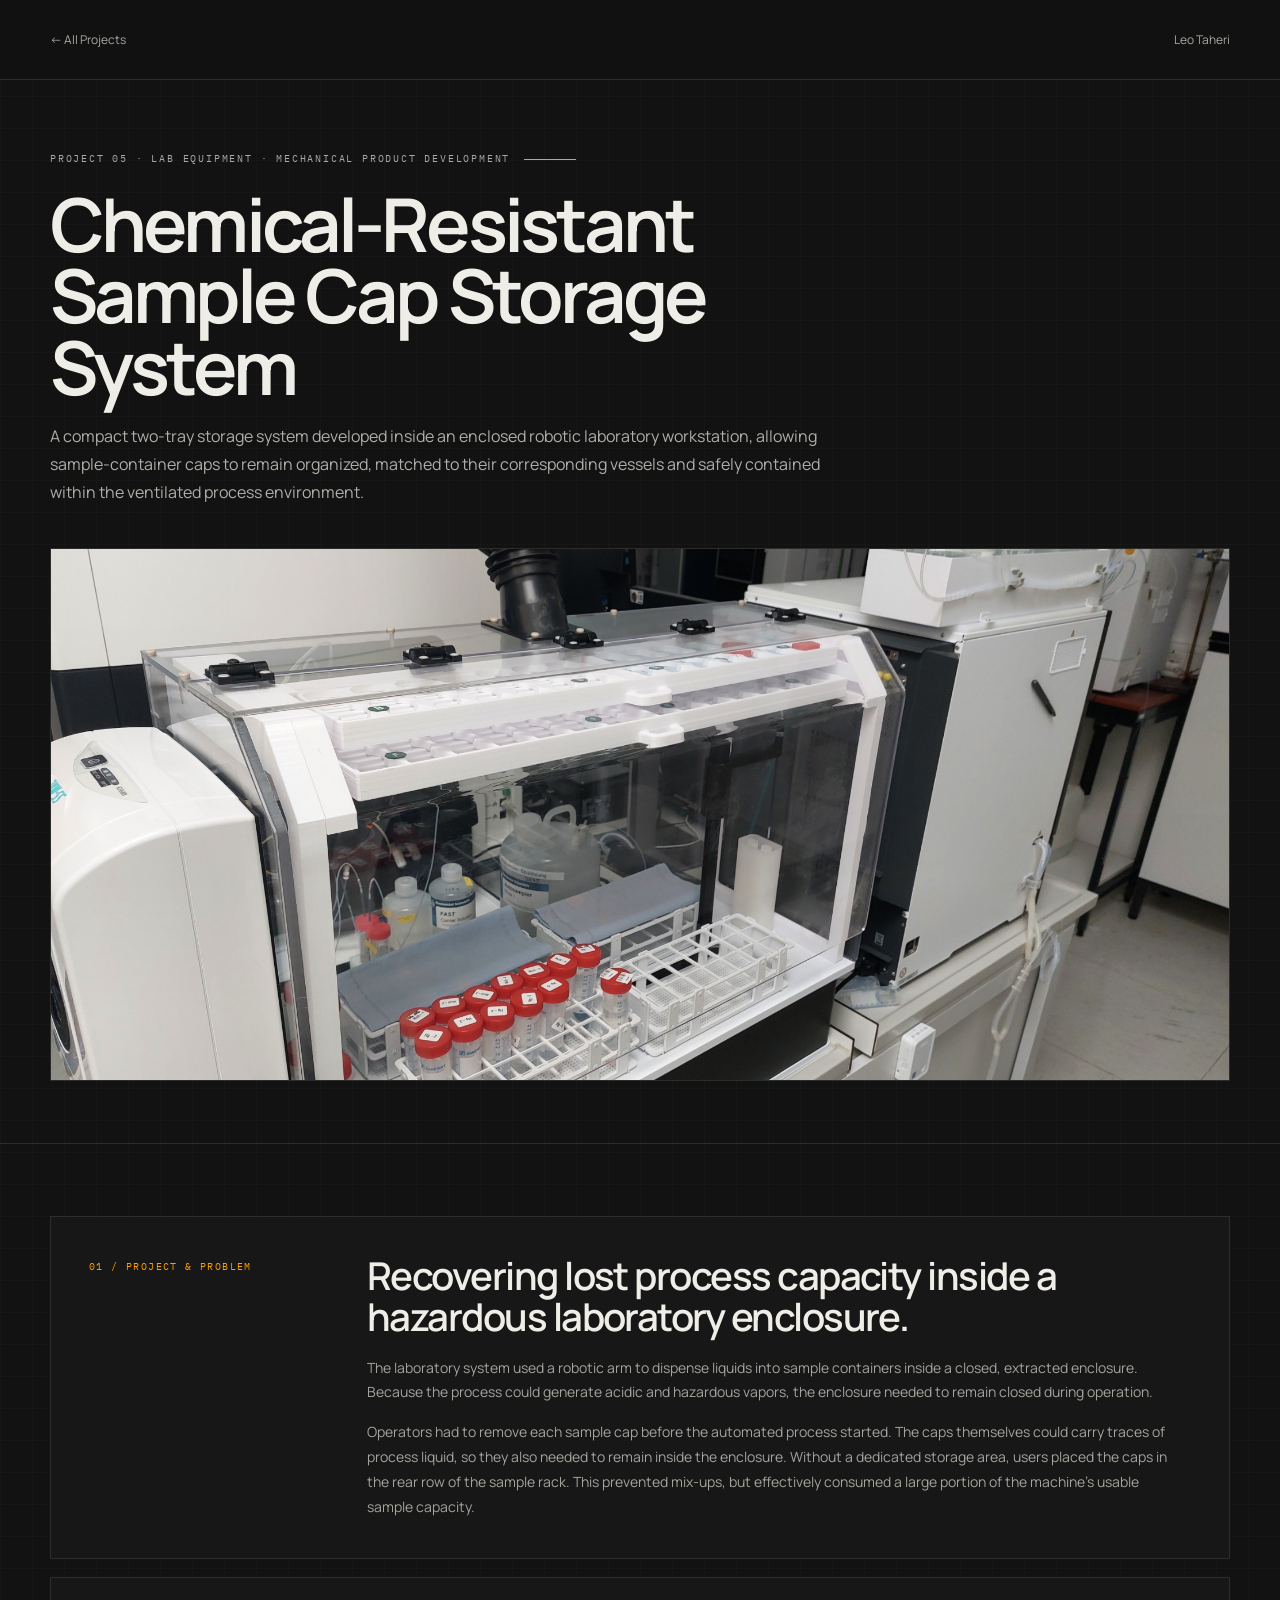
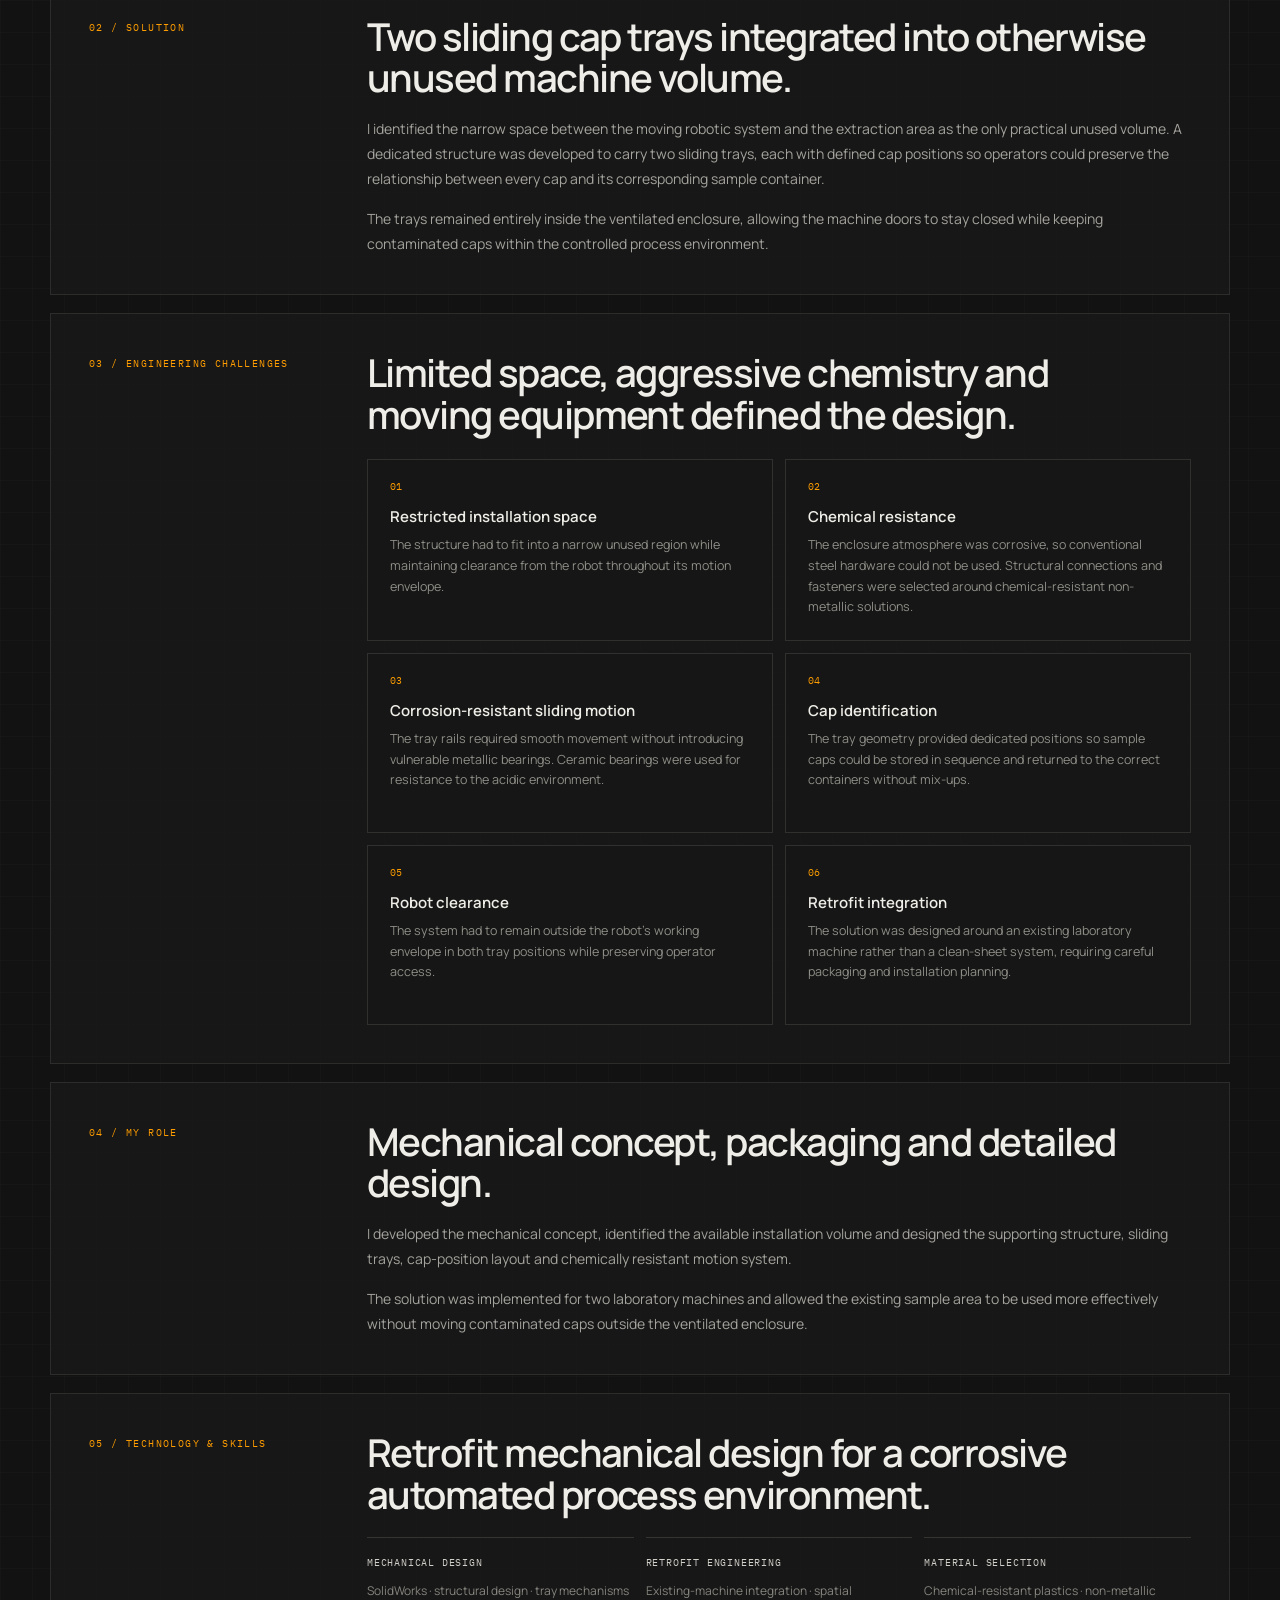
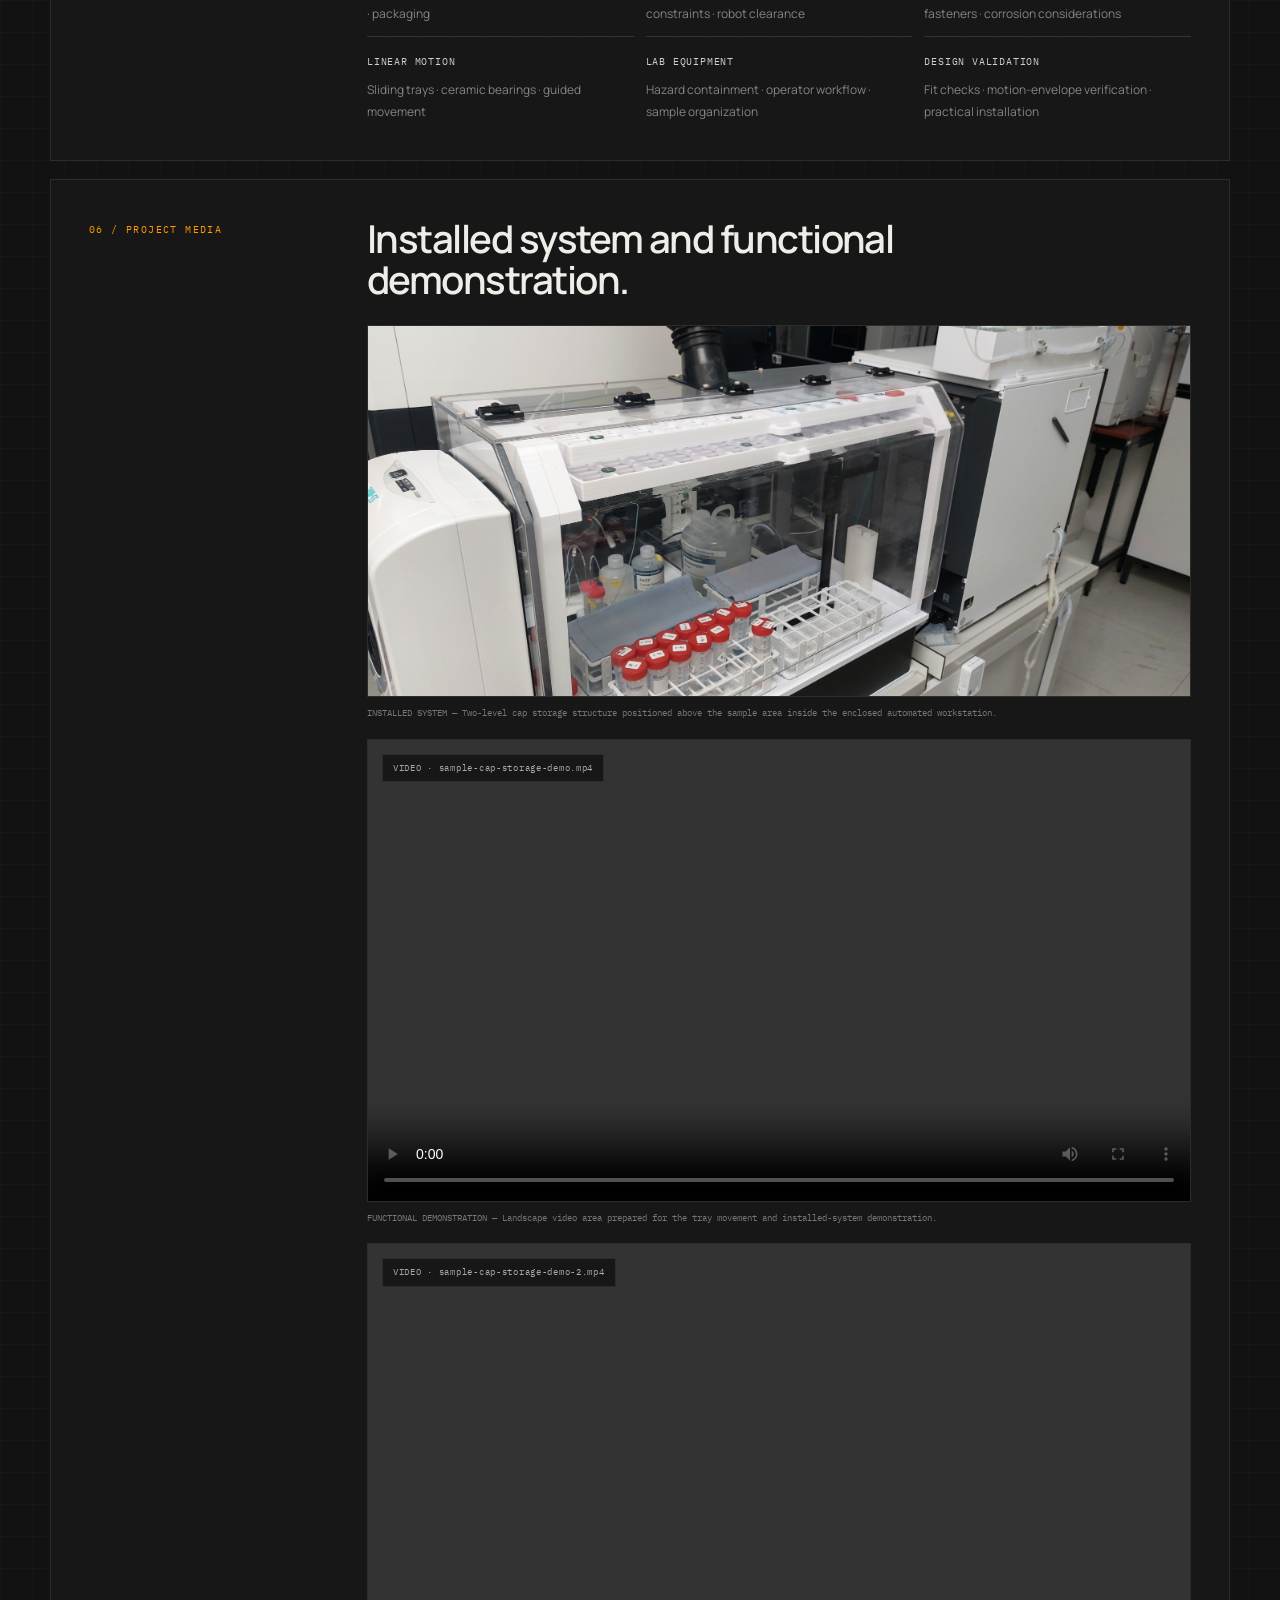
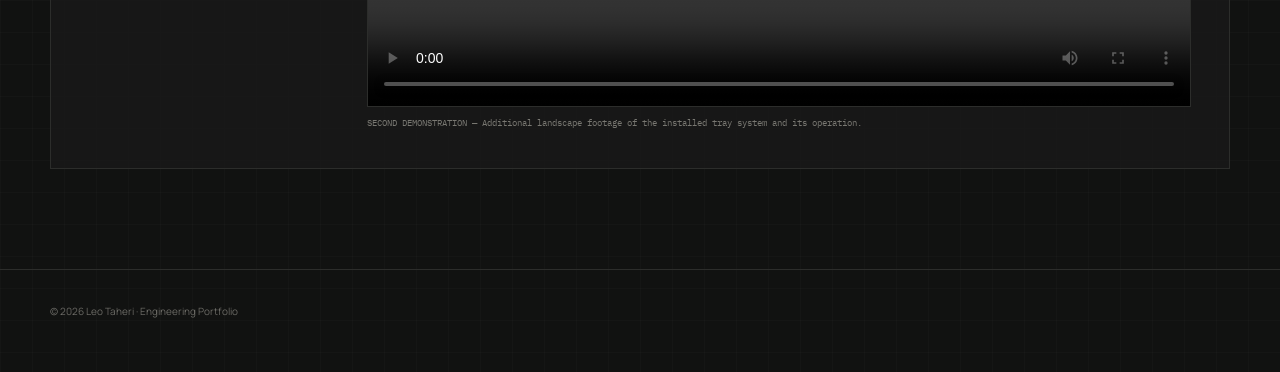
<file: sample-cap-storage-system.html>
<!doctype html>
<html lang="en">
<head>
  <meta charset="utf-8">
  <meta name="viewport" content="width=device-width, initial-scale=1">
  <meta name="description" content="Chemical-resistant sample cap storage system engineering case study by Leo Taheri.">
  <title>Chemical-Resistant Sample Cap Storage System — Leo Taheri</title>
  <link rel="preconnect" href="https://fonts.googleapis.com">
  <link rel="preconnect" href="https://fonts.gstatic.com" crossorigin>
  <link href="https://fonts.googleapis.com/css2?family=IBM+Plex+Mono:wght@400;500;600&family=Manrope:wght@400;500;600;700&display=swap" rel="stylesheet">
  <style>

    :root{
      --bg:#111211;--panel:#171817;--panel2:#1a1b1a;--line:#2c2d2b;
      --text:#efede7;--muted:#9b9a94;--dim:#74736e;--accent:#ff9d00;--max:1180px;
    }
    *{box-sizing:border-box}
    html{scroll-behavior:smooth}
    body{
      margin:0;color:var(--text);font-family:"Manrope",system-ui,sans-serif;
      background:
        linear-gradient(rgba(255,255,255,.016) 1px,transparent 1px),
        linear-gradient(90deg,rgba(255,255,255,.016) 1px,transparent 1px),
        var(--bg);
      background-size:32px 32px;
    }
    a{color:inherit}
    .wrap{width:min(var(--max),calc(100% - 64px));margin:auto}
    header{
      height:80px;border-bottom:1px solid var(--line);display:flex;align-items:center;
      position:sticky;top:0;z-index:15;background:rgba(17,18,17,.9);backdrop-filter:blur(16px);
    }
    header .wrap{display:flex;align-items:center;justify-content:space-between}
    .back,.name{font-size:12px;text-decoration:none;color:#aaa9a3}
    .back:hover,.name:hover{color:var(--accent)}

    .hero{padding:72px 0 62px;border-bottom:1px solid var(--line)}
    .eyebrow{
      display:flex;align-items:center;gap:14px;color:#aaa9a3;
      font:10px/1.4 "IBM Plex Mono",monospace;letter-spacing:.18em;margin-bottom:22px;
    }
    .eyebrow:after{content:"";width:52px;height:1px;background:var(--accent)}
    h1{
      max-width:780px;margin:0 0 20px;font-size:clamp(46px,5.8vw,78px);
      letter-spacing:-.052em;line-height:.96;font-weight:650;
    }
    .lede{max-width:800px;margin:0;color:#afaea8;font-size:16px;line-height:1.75}
    .hero-image{
      margin-top:42px;width:min(850px,100%);height:460px;overflow:hidden;
      border:1px solid var(--line);background:#171817;
    }
    .hero-image img{width:100%;height:100%;object-fit:cover;object-position:center;display:block}

    .case{padding:72px 0 100px}
    .blocks{display:grid;gap:18px}
    .block{
      display:grid;grid-template-columns:230px minmax(0,1fr);gap:48px;
      padding:38px;border:1px solid var(--line);background:rgba(24,25,24,.88);
    }
    .block-label{
      color:var(--accent);font:10px/1.5 "IBM Plex Mono",monospace;
      letter-spacing:.14em;padding-top:4px;
    }
    .block h2{
      margin:0 0 18px;font-size:clamp(27px,3vw,39px);line-height:1.08;
      letter-spacing:-.04em;font-weight:600;max-width:780px;
    }
    .block p{margin:0 0 15px;color:#a4a39d;font-size:14px;line-height:1.78;max-width:820px}
    .block p:last-child{margin-bottom:0}

    .challenge-grid{display:grid;grid-template-columns:1fr 1fr;gap:12px;margin-top:24px}
    .challenge{
      border:1px solid #30312f;background:#151615;padding:22px;min-height:180px;
    }
    .challenge .n{font:10px/1 "IBM Plex Mono",monospace;color:var(--accent);margin-bottom:14px}
    .challenge h3{font-size:15px;margin:0 0 8px;font-weight:600}
    .challenge p{font-size:12.5px;line-height:1.65;color:#8f8e88;margin:0}

    .tech-grid{display:grid;grid-template-columns:repeat(3,1fr);gap:12px;margin-top:22px}
    .tech{
      border-top:1px solid #343531;padding:18px 0 0;
    }
    .tech strong{
      display:block;font:10px/1.4 "IBM Plex Mono",monospace;
      color:#d0cec8;letter-spacing:.08em;margin-bottom:8px;
    }
    .tech span{color:#86857f;font-size:12px;line-height:1.55}

    .gallery{
      display:grid;grid-template-columns:1.1fr .9fr;gap:18px;margin-top:24px;
    }
    .gallery figure{margin:0}
    .gallery figure:first-child{grid-row:span 2}
    .gallery img{
      width:100%;display:block;border:1px solid var(--line);background:#151615;
      object-fit:cover;
    }
    .gallery figure:first-child img{height:520px}
    .gallery figure:nth-child(2) img,.gallery figure:nth-child(3) img{height:250px}
    figcaption{
      padding-top:8px;color:#72716c;font:9px/1.6 "IBM Plex Mono",monospace;
    }

    .footer{border-top:1px solid var(--line);padding:34px 0 54px;color:#6b6a65;font-size:10px}

    @media(max-width:900px){
      .wrap{width:min(var(--max),calc(100% - 36px))}
      .block{grid-template-columns:1fr;gap:18px;padding:28px}
      .challenge-grid,.tech-grid{grid-template-columns:1fr}
      .gallery{grid-template-columns:1fr}
      .gallery figure:first-child{grid-row:auto}
      .gallery figure:first-child img,.gallery figure:nth-child(2) img,.gallery figure:nth-child(3) img{height:auto;max-height:500px}
      .hero-image{height:380px}
    }
    @media(max-width:560px){
      .hero{padding-top:58px}.hero-image{height:300px}
      .block{padding:23px}.case{padding-top:54px}
    }
  
    /* Expanded project media gallery */
    .gallery{
      display:grid;
      grid-template-columns:repeat(12,minmax(0,1fr));
      gap:18px;
      margin-top:24px;
    }
    .gallery figure{
      margin:0;
      grid-column:span 6;
    }
    .gallery figure.wide{grid-column:1/-1}
    .gallery figure.tall{grid-column:span 5}
    .gallery figure.side{grid-column:span 7}

    .gallery .media-frame{
      position:relative;
      width:100%;
      background:#111210;
      border:1px solid var(--line);
      overflow:hidden;
    }
    .gallery img{
      width:100%;
      height:auto;
      max-height:680px;
      display:block;
      object-fit:contain;
      object-position:center;
      background:#111210;
    }
    .gallery .comparison img{
      max-height:none;
      object-fit:contain;
    }
    .gallery video{
      width:100%;
      aspect-ratio:16/9;
      display:block;
      object-fit:contain;
      background:#0e0f0e;
    }
    .video-note{
      position:absolute;
      top:12px;
      left:12px;
      z-index:2;
      padding:7px 9px;
      border:1px solid #393a36;
      background:rgba(14,15,14,.78);
      color:#b7b5ae;
      font:9px/1.4 "IBM Plex Mono",monospace;
      letter-spacing:.08em;
      backdrop-filter:blur(6px);
    }
figcaption{
      padding-top:9px;
      color:#787771;
      font:9px/1.6 "IBM Plex Mono",monospace;
    }

    @media(max-width:900px){
      .gallery{grid-template-columns:1fr}
      .gallery figure,
      .gallery figure.wide,
      .gallery figure.tall,
      .gallery figure.side{grid-column:auto}
      .gallery img{max-height:none}
      .team-photo .privacy-emoji{
        width:34px;height:34px;font-size:23px;
        box-shadow:0 0 0 2px rgba(17,18,16,.85);
      }
    }

  

    .hero-image{
      width:100%!important;
      max-width:100%!important;
      height:auto!important;
      aspect-ratio:auto!important;
      background:#151615!important;
    }
    .hero-image img{
      width:100%!important;
      height:auto!important;
      object-fit:contain!important;
      display:block!important;
    }

    .single-media{
      margin-top:24px;
    }
    .single-media figure{margin:0}
    .single-media img{
      width:100%;
      height:auto;
      display:block;
      border:1px solid var(--line);
    }
    .video-shell{
      position:relative;
      margin-top:18px;
      width:100%;
      aspect-ratio:16/9;
      border:1px solid var(--line);
      background:#0d0e0d;
      overflow:hidden;
    }
    .video-shell video{
      width:100%;
      height:100%;
      object-fit:contain;
      display:block;
    }
    .video-file-note{
      position:absolute;
      left:14px;
      top:14px;
      z-index:2;
      padding:7px 10px;
      background:rgba(17,18,17,.82);
      border:1px solid var(--line);
      color:#aaa9a3;
      font:9px/1.4 "IBM Plex Mono",monospace;
      letter-spacing:.08em;
    }

  </style>
</head>
<body>

<header>
  <div class="wrap">
    <a class="back" href="projects.html">← All Projects</a>
    <a class="name" href="index.html">Leo Taheri</a>
  </div>
</header>

<main>
  <section class="hero">
    <div class="wrap">
      <div class="eyebrow">PROJECT 05 · LAB EQUIPMENT · MECHANICAL PRODUCT DEVELOPMENT</div>
      <h1>Chemical-Resistant Sample Cap Storage System</h1>
      <p class="lede">
        A compact two-tray storage system developed inside an enclosed robotic laboratory workstation,
        allowing sample-container caps to remain organized, matched to their corresponding vessels
        and safely contained within the ventilated process environment.
      </p>

      <div class="hero-image">
        <img src="images/sample-cap-storage-system.jpg" alt="Chemical-resistant sample cap storage trays integrated into a laboratory enclosure">
      </div>
    </div>
  </section>

  <section class="case">
    <div class="wrap blocks">

      <article class="block">
        <div class="block-label">01 / PROJECT &amp; PROBLEM</div>
        <div>
          <h2>Recovering lost process capacity inside a hazardous laboratory enclosure.</h2>
          <p>
            The laboratory system used a robotic arm to dispense liquids into sample containers inside a closed,
            extracted enclosure. Because the process could generate acidic and hazardous vapors, the enclosure needed
            to remain closed during operation.
          </p>
          <p>
            Operators had to remove each sample cap before the automated process started. The caps themselves could carry
            traces of process liquid, so they also needed to remain inside the enclosure. Without a dedicated storage area,
            users placed the caps in the rear row of the sample rack. This prevented mix-ups, but effectively consumed a large
            portion of the machine's usable sample capacity.
          </p>
        </div>
      </article>

      <article class="block">
        <div class="block-label">02 / SOLUTION</div>
        <div>
          <h2>Two sliding cap trays integrated into otherwise unused machine volume.</h2>
          <p>
            I identified the narrow space between the moving robotic system and the extraction area as the only practical
            unused volume. A dedicated structure was developed to carry two sliding trays, each with defined cap positions
            so operators could preserve the relationship between every cap and its corresponding sample container.
          </p>
          <p>
            The trays remained entirely inside the ventilated enclosure, allowing the machine doors to stay closed while
            keeping contaminated caps within the controlled process environment.
          </p>
        </div>
      </article>

      <article class="block">
        <div class="block-label">03 / ENGINEERING CHALLENGES</div>
        <div>
          <h2>Limited space, aggressive chemistry and moving equipment defined the design.</h2>

          <div class="challenge-grid">
            <div class="challenge">
              <div class="n">01</div>
              <h3>Restricted installation space</h3>
              <p>The structure had to fit into a narrow unused region while maintaining clearance from the robot throughout its motion envelope.</p>
            </div>

            <div class="challenge">
              <div class="n">02</div>
              <h3>Chemical resistance</h3>
              <p>The enclosure atmosphere was corrosive, so conventional steel hardware could not be used. Structural connections and fasteners were selected around chemical-resistant non-metallic solutions.</p>
            </div>

            <div class="challenge">
              <div class="n">03</div>
              <h3>Corrosion-resistant sliding motion</h3>
              <p>The tray rails required smooth movement without introducing vulnerable metallic bearings. Ceramic bearings were used for resistance to the acidic environment.</p>
            </div>

            <div class="challenge">
              <div class="n">04</div>
              <h3>Cap identification</h3>
              <p>The tray geometry provided dedicated positions so sample caps could be stored in sequence and returned to the correct containers without mix-ups.</p>
            </div>

            <div class="challenge">
              <div class="n">05</div>
              <h3>Robot clearance</h3>
              <p>The system had to remain outside the robot's working envelope in both tray positions while preserving operator access.</p>
            </div>

            <div class="challenge">
              <div class="n">06</div>
              <h3>Retrofit integration</h3>
              <p>The solution was designed around an existing laboratory machine rather than a clean-sheet system, requiring careful packaging and installation planning.</p>
            </div>
          </div>
        </div>
      </article>

      <article class="block">
        <div class="block-label">04 / MY ROLE</div>
        <div>
          <h2>Mechanical concept, packaging and detailed design.</h2>
          <p>
            I developed the mechanical concept, identified the available installation volume and designed the supporting
            structure, sliding trays, cap-position layout and chemically resistant motion system.
          </p>
          <p>
            The solution was implemented for two laboratory machines and allowed the existing sample area to be used more
            effectively without moving contaminated caps outside the ventilated enclosure.
          </p>
        </div>
      </article>

      <article class="block">
        <div class="block-label">05 / TECHNOLOGY &amp; SKILLS</div>
        <div>
          <h2>Retrofit mechanical design for a corrosive automated process environment.</h2>
          <div class="tech-grid">
            <div class="tech"><strong>MECHANICAL DESIGN</strong><span>SolidWorks · structural design · tray mechanisms · packaging</span></div>
            <div class="tech"><strong>RETROFIT ENGINEERING</strong><span>Existing-machine integration · spatial constraints · robot clearance</span></div>
            <div class="tech"><strong>MATERIAL SELECTION</strong><span>Chemical-resistant plastics · non-metallic fasteners · corrosion considerations</span></div>
            <div class="tech"><strong>LINEAR MOTION</strong><span>Sliding trays · ceramic bearings · guided movement</span></div>
            <div class="tech"><strong>LAB EQUIPMENT</strong><span>Hazard containment · operator workflow · sample organization</span></div>
            <div class="tech"><strong>DESIGN VALIDATION</strong><span>Fit checks · motion-envelope verification · practical installation</span></div>
          </div>
        </div>
      </article>

      <article class="block">
        <div class="block-label">06 / PROJECT MEDIA</div>
        <div>
          <h2>Installed system and functional demonstration.</h2>

          <div class="single-media">
            <figure>
              <img src="images/sample-cap-storage-system.jpg" alt="Installed cap storage structure with two sliding trays inside the laboratory enclosure">
              <figcaption>INSTALLED SYSTEM — Two-level cap storage structure positioned above the sample area inside the enclosed automated workstation.</figcaption>
            </figure>
          </div>

          <div class="video-shell">
            <div class="video-file-note">VIDEO · sample-cap-storage-demo.mp4</div>
            <video controls preload="metadata">
              <source src="videos/sample-cap-storage-demo.mp4" type="video/mp4">
              Your browser does not support the video element.
            </video>
          </div>
          <figcaption>FUNCTIONAL DEMONSTRATION — Landscape video area prepared for the tray movement and installed-system demonstration.</figcaption>

          <div class="video-shell">
            <div class="video-file-note">VIDEO · sample-cap-storage-demo-2.mp4</div>
            <video controls preload="metadata">
              <source src="videos/sample-cap-storage-demo-2.mp4" type="video/mp4">
              Your browser does not support the video element.
            </video>
          </div>
          <figcaption>SECOND DEMONSTRATION — Additional landscape footage of the installed tray system and its operation.</figcaption>

        </div>
      </article>

    </div>
  </section>
</main>

<footer class="footer">
  <div class="wrap">© <span id="year"></span> Leo Taheri · Engineering Portfolio</div>
</footer>
<script>document.getElementById('year').textContent = new Date().getFullYear();</script>
</body>
</html>
</file>
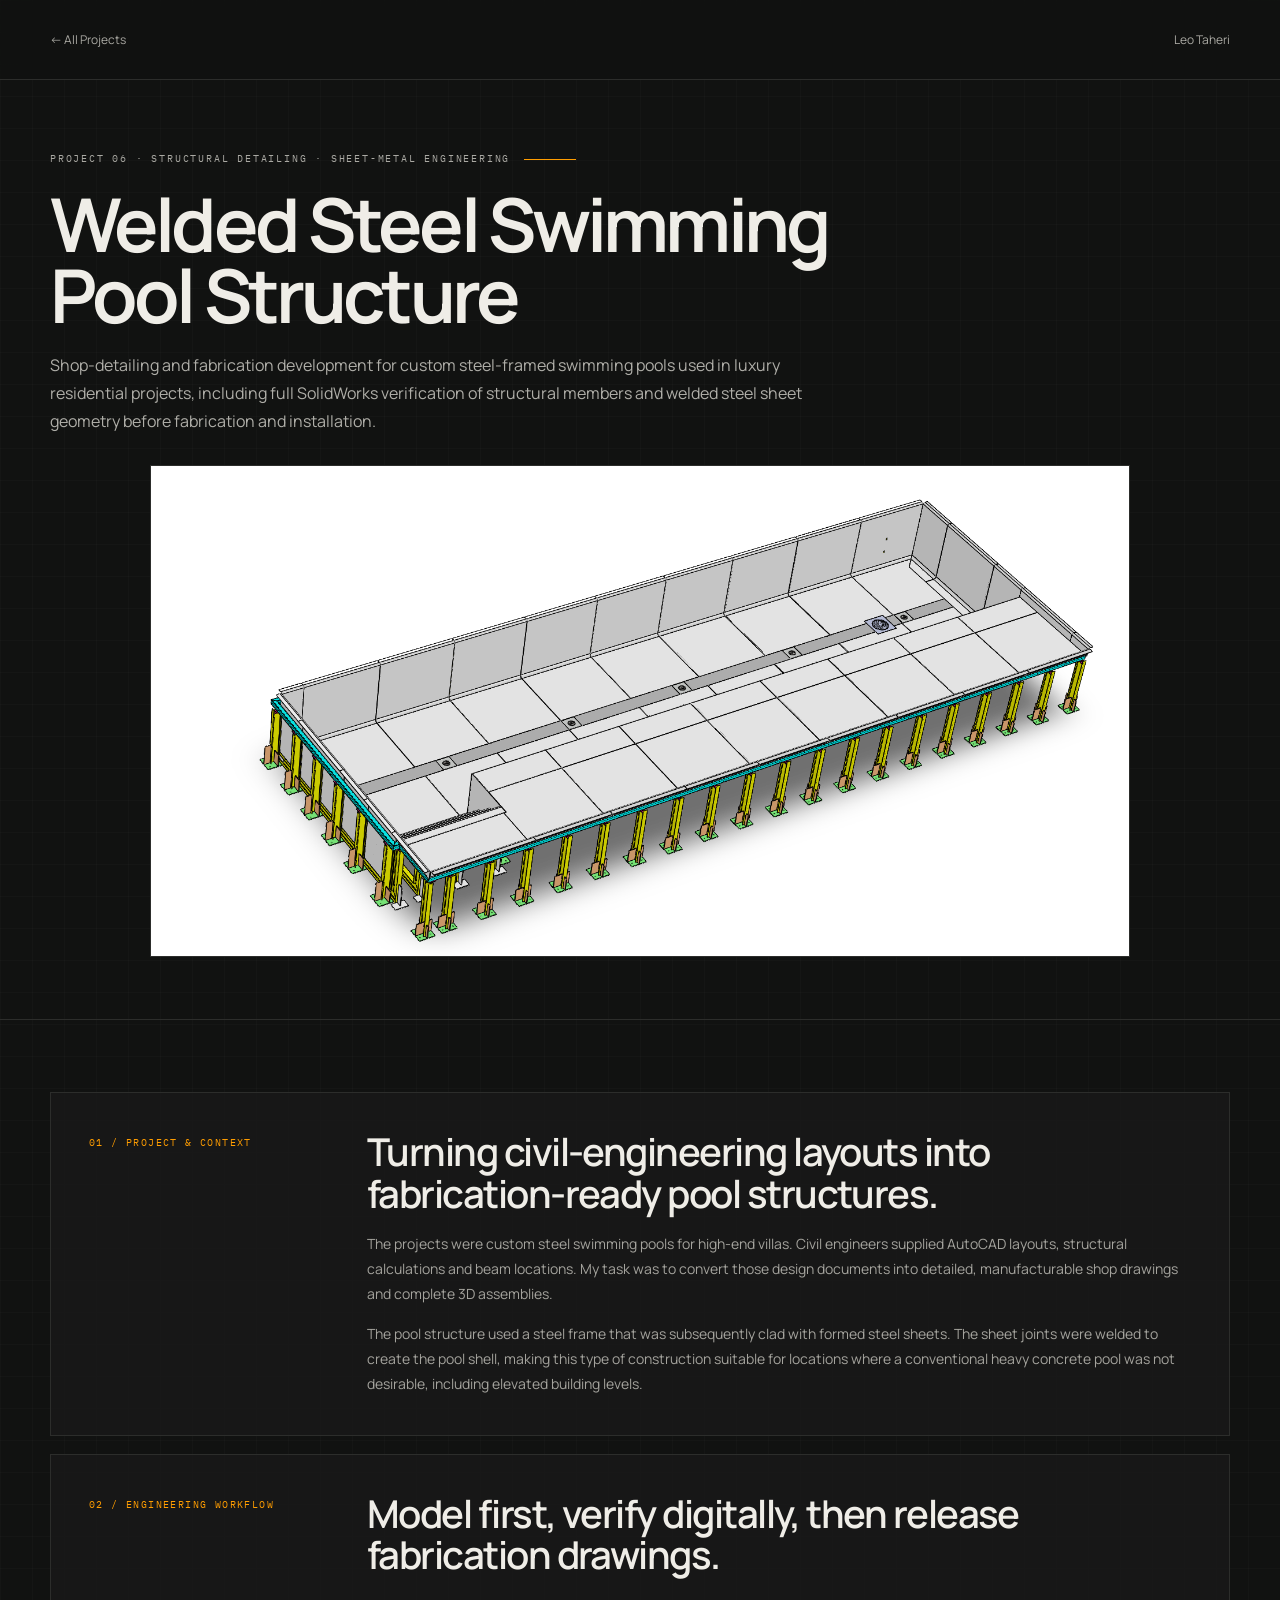
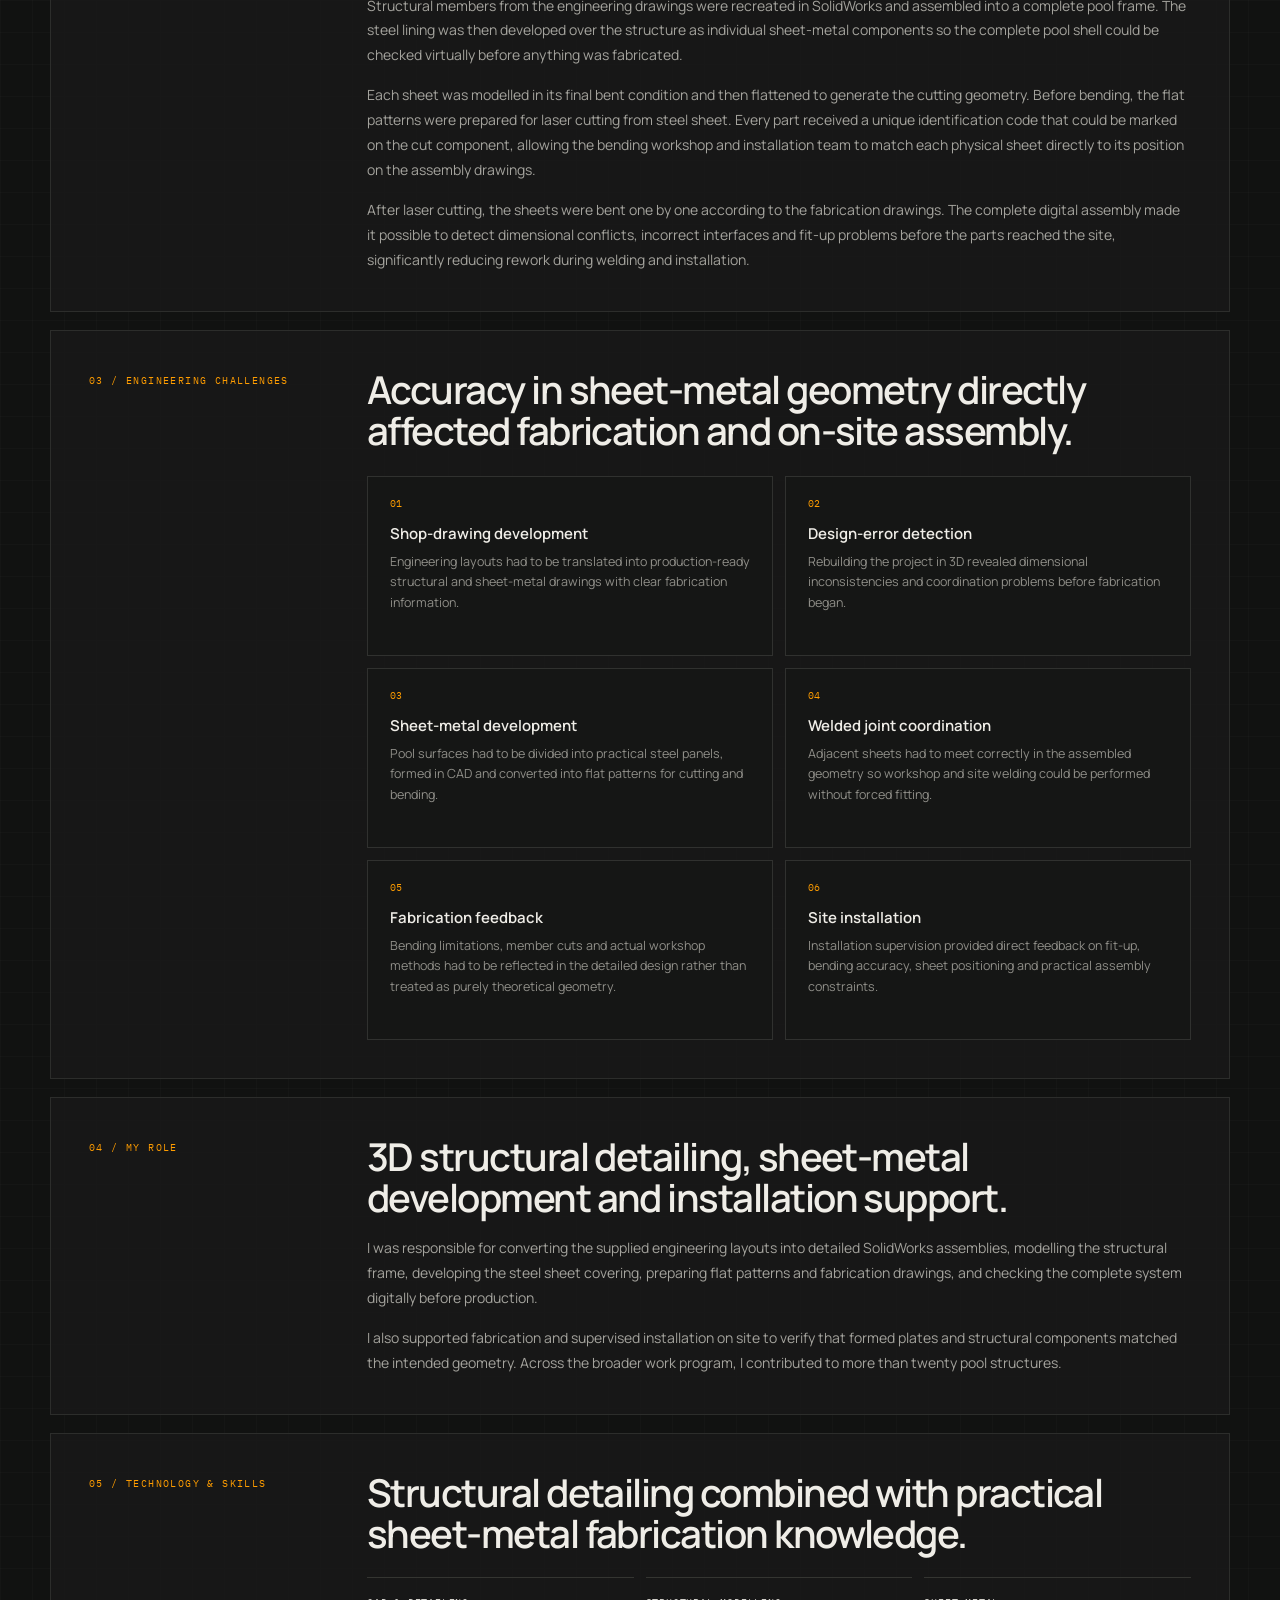
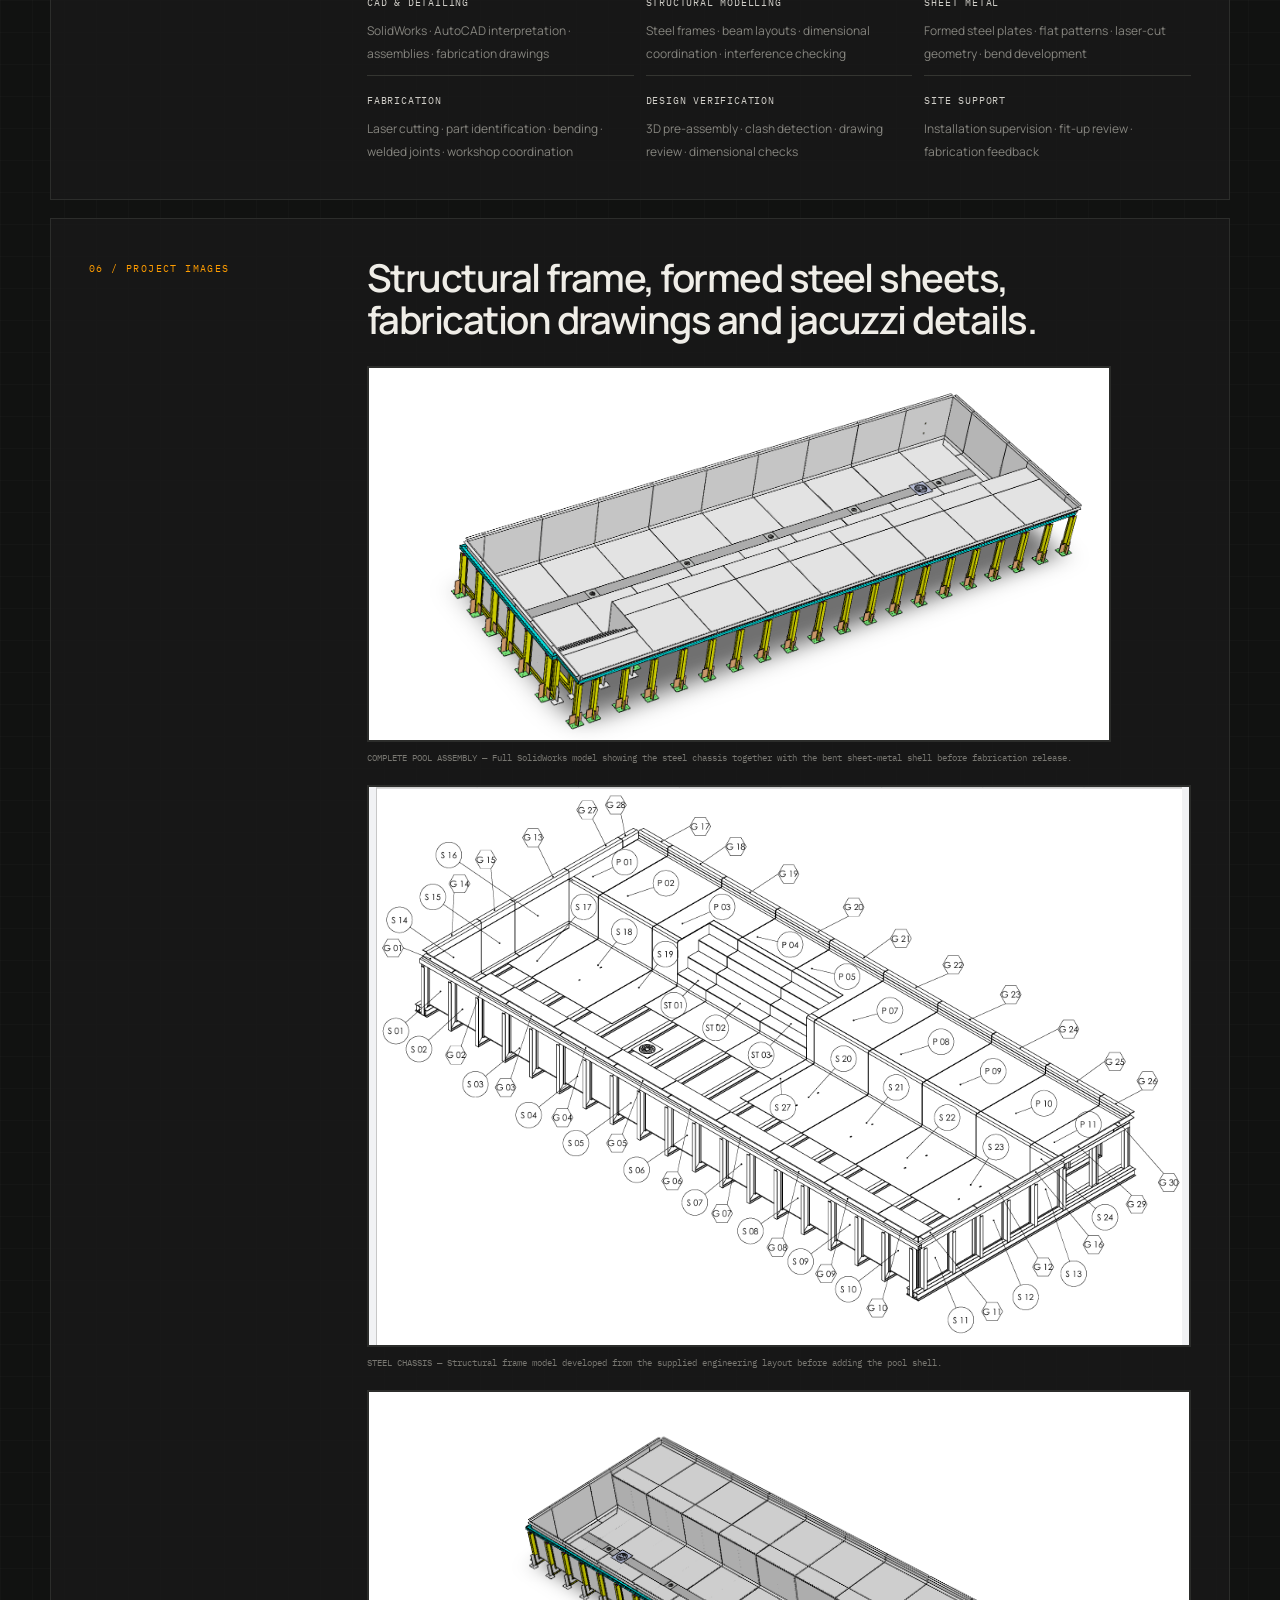
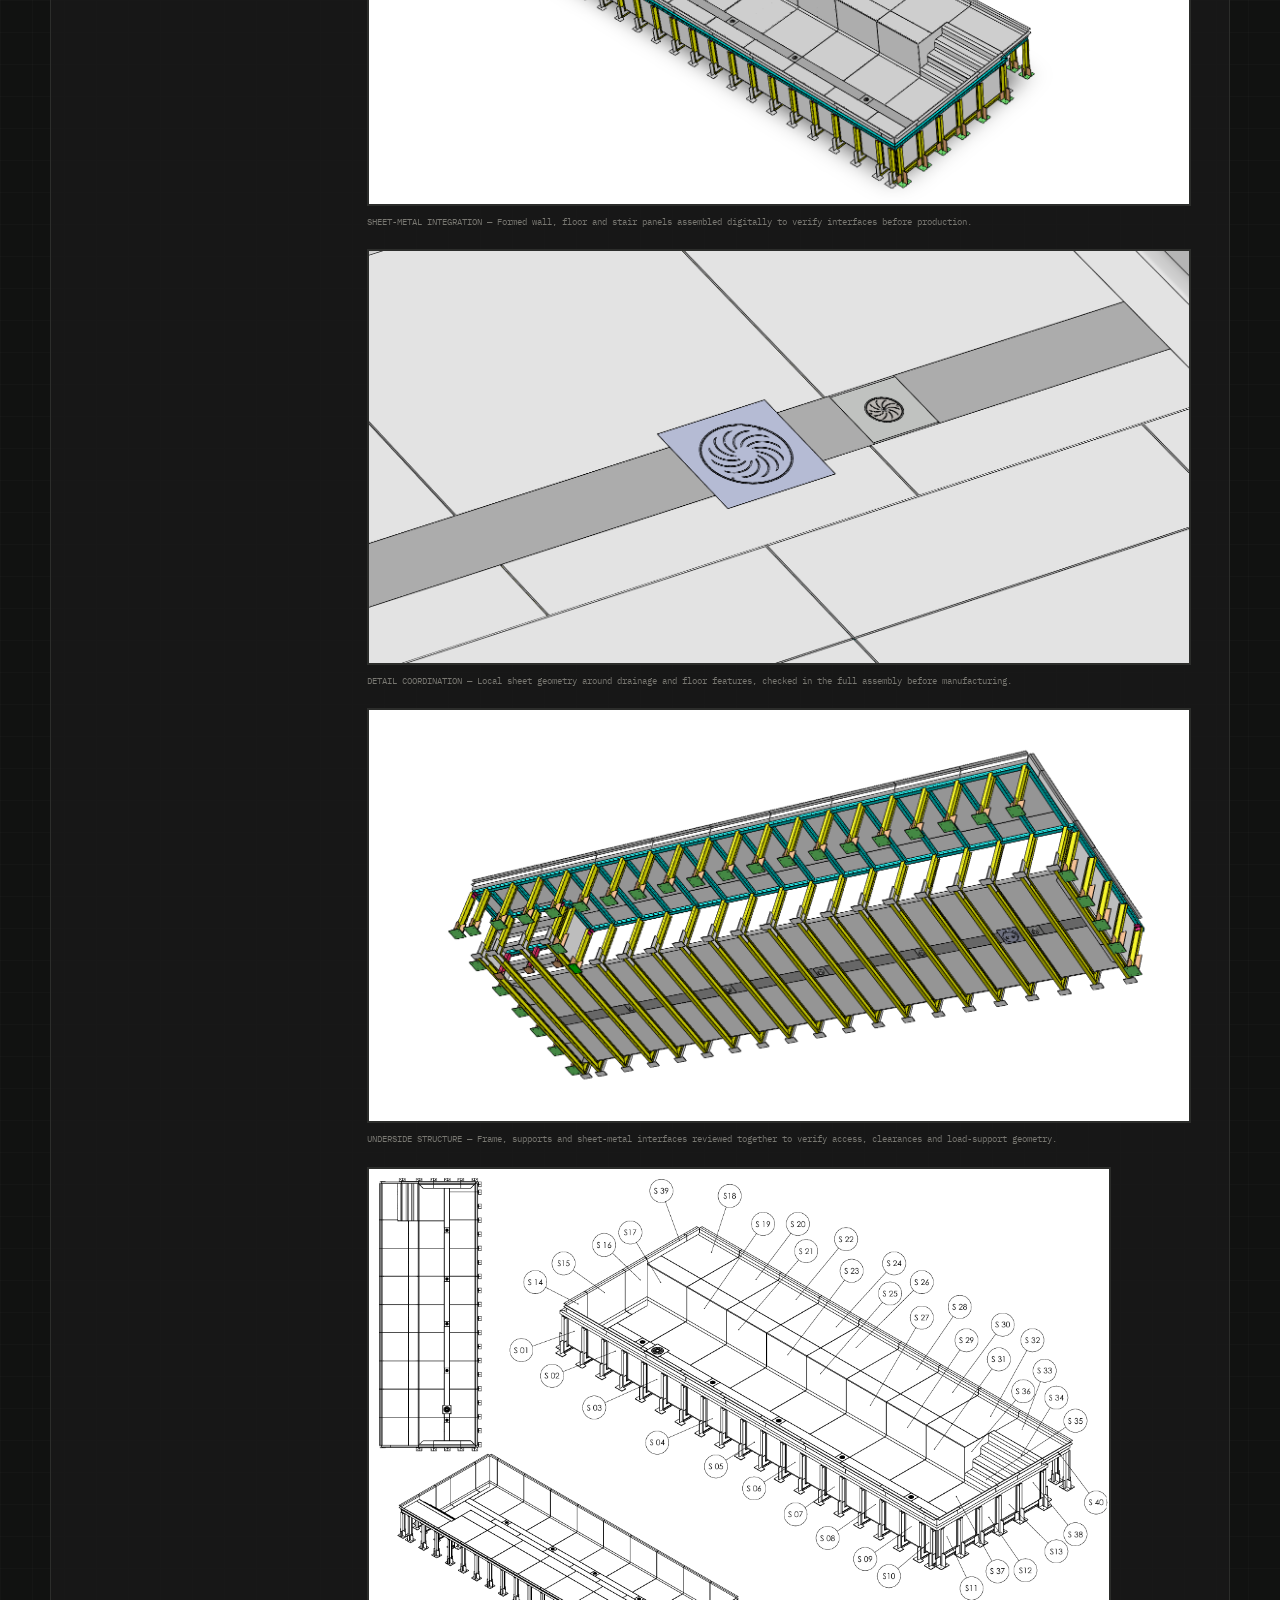
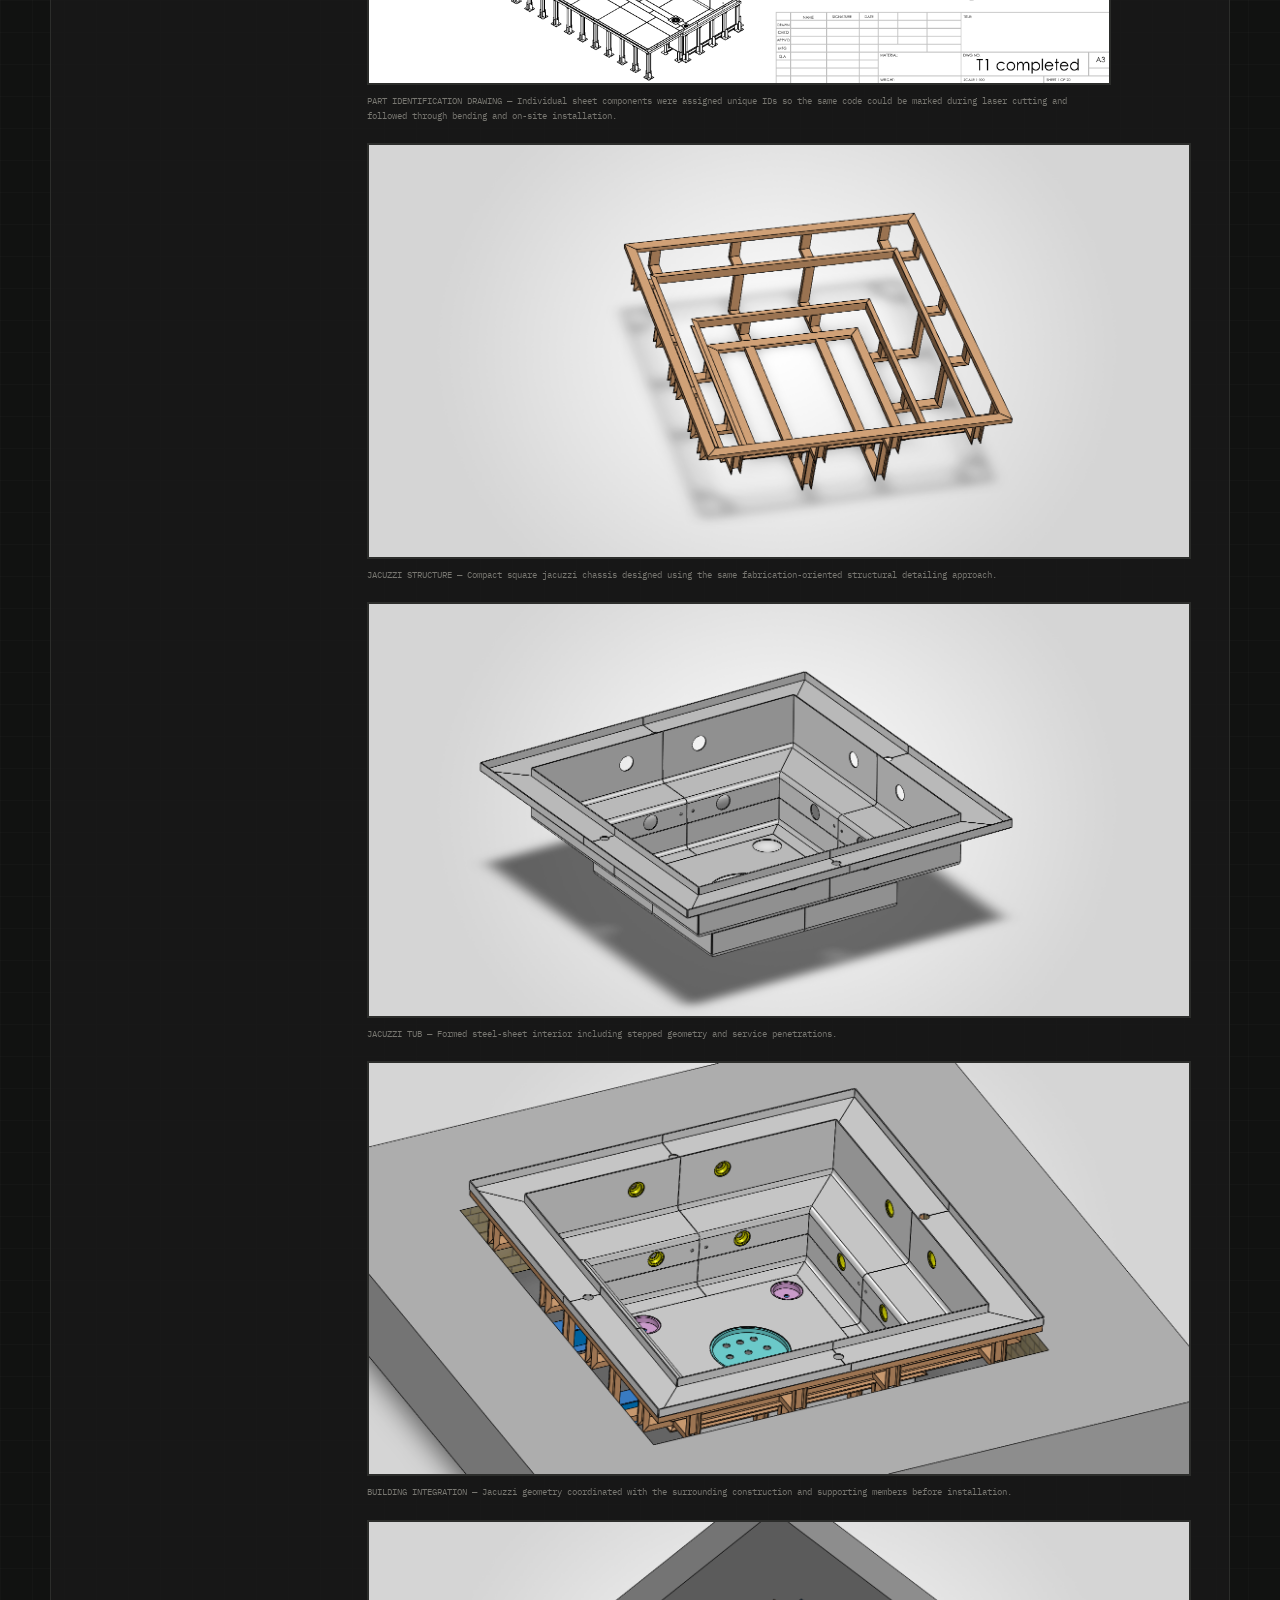
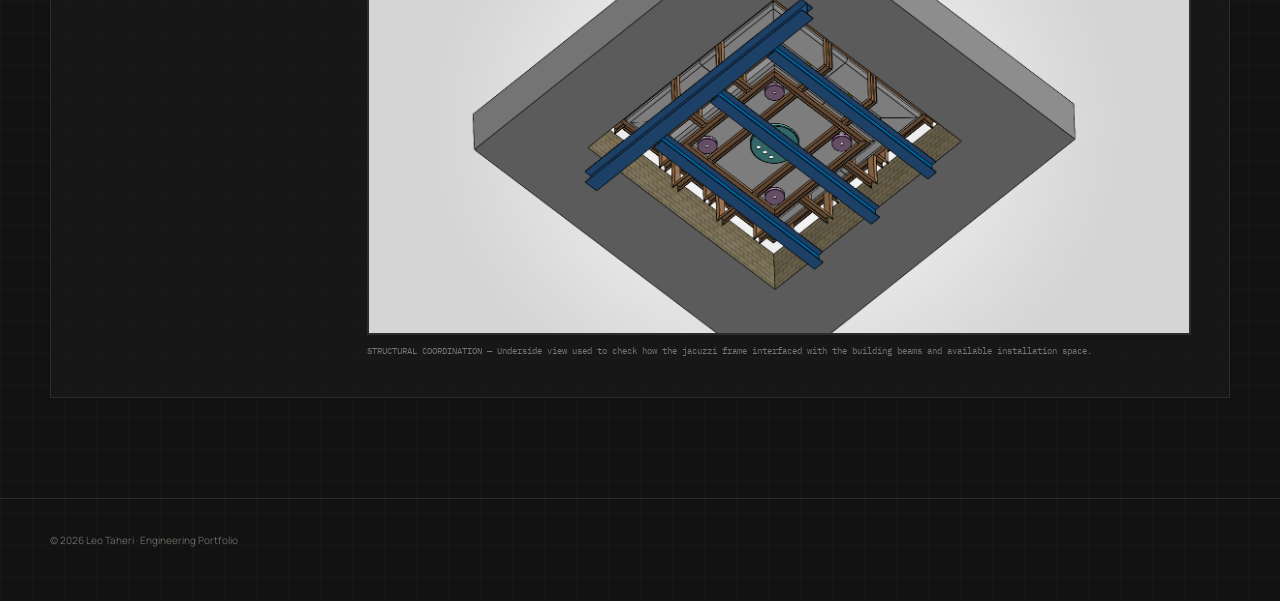
<file: welded-steel-pool.html>
<!doctype html>
<html lang="en">
<head>
  <meta charset="utf-8">
  <meta name="viewport" content="width=device-width, initial-scale=1">
  <meta name="description" content="Welded steel swimming pool structure engineering case study by Leo Taheri.">
  <title>Welded Steel Swimming Pool Structure — Leo Taheri</title>
  <link rel="preconnect" href="https://fonts.googleapis.com">
  <link rel="preconnect" href="https://fonts.gstatic.com" crossorigin>
  <link href="https://fonts.googleapis.com/css2?family=IBM+Plex+Mono:wght@400;500;600&family=Manrope:wght@400;500;600;700&display=swap" rel="stylesheet">
  <style>

    :root{
      --bg:#111211;--panel:#171817;--panel2:#1a1b1a;--line:#2c2d2b;
      --text:#efede7;--muted:#9b9a94;--dim:#74736e;--accent:#ff9d00;--max:1180px;
    }
    *{box-sizing:border-box}
    html{scroll-behavior:smooth}
    body{
      margin:0;color:var(--text);font-family:"Manrope",system-ui,sans-serif;
      background:
        linear-gradient(rgba(255,255,255,.016) 1px,transparent 1px),
        linear-gradient(90deg,rgba(255,255,255,.016) 1px,transparent 1px),
        var(--bg);
      background-size:32px 32px;
    }
    a{color:inherit}
    .wrap{width:min(var(--max),calc(100% - 64px));margin:auto}
    header{
      height:80px;border-bottom:1px solid var(--line);display:flex;align-items:center;
      position:sticky;top:0;z-index:15;background:rgba(17,18,17,.9);backdrop-filter:blur(16px);
    }
    header .wrap{display:flex;align-items:center;justify-content:space-between}
    .back,.name{font-size:12px;text-decoration:none;color:#aaa9a3}
    .back:hover,.name:hover{color:var(--accent)}

    .hero{padding:72px 0 62px;border-bottom:1px solid var(--line)}
    .eyebrow{
      display:flex;align-items:center;gap:14px;color:#aaa9a3;
      font:10px/1.4 "IBM Plex Mono",monospace;letter-spacing:.18em;margin-bottom:22px;
    }
    .eyebrow:after{content:"";width:52px;height:1px;background:var(--accent)}
    h1{
      max-width:780px;margin:0 0 20px;font-size:clamp(46px,5.8vw,78px);
      letter-spacing:-.052em;line-height:.96;font-weight:650;
    }
    .lede{max-width:800px;margin:0;color:#afaea8;font-size:16px;line-height:1.75}
    .hero-image{
      margin-top:42px;width:min(850px,100%);height:460px;overflow:hidden;
      border:1px solid var(--line);background:#171817;
    }
    .hero-image img{width:100%;height:100%;object-fit:cover;object-position:center;display:block}

    .case{padding:72px 0 100px}
    .blocks{display:grid;gap:18px}
    .block{
      display:grid;grid-template-columns:230px minmax(0,1fr);gap:48px;
      padding:38px;border:1px solid var(--line);background:rgba(24,25,24,.88);
    }
    .block-label{
      color:var(--accent);font:10px/1.5 "IBM Plex Mono",monospace;
      letter-spacing:.14em;padding-top:4px;
    }
    .block h2{
      margin:0 0 18px;font-size:clamp(27px,3vw,39px);line-height:1.08;
      letter-spacing:-.04em;font-weight:600;max-width:780px;
    }
    .block p{margin:0 0 15px;color:#a4a39d;font-size:14px;line-height:1.78;max-width:820px}
    .block p:last-child{margin-bottom:0}

    .challenge-grid{display:grid;grid-template-columns:1fr 1fr;gap:12px;margin-top:24px}
    .challenge{
      border:1px solid #30312f;background:#151615;padding:22px;min-height:180px;
    }
    .challenge .n{font:10px/1 "IBM Plex Mono",monospace;color:var(--accent);margin-bottom:14px}
    .challenge h3{font-size:15px;margin:0 0 8px;font-weight:600}
    .challenge p{font-size:12.5px;line-height:1.65;color:#8f8e88;margin:0}

    .tech-grid{display:grid;grid-template-columns:repeat(3,1fr);gap:12px;margin-top:22px}
    .tech{
      border-top:1px solid #343531;padding:18px 0 0;
    }
    .tech strong{
      display:block;font:10px/1.4 "IBM Plex Mono",monospace;
      color:#d0cec8;letter-spacing:.08em;margin-bottom:8px;
    }
    .tech span{color:#86857f;font-size:12px;line-height:1.55}

    .gallery{
      display:grid;grid-template-columns:1.1fr .9fr;gap:18px;margin-top:24px;
    }
    .gallery figure{margin:0}
    .gallery figure:first-child{grid-row:span 2}
    .gallery img{
      width:100%;display:block;border:1px solid var(--line);background:#151615;
      object-fit:cover;
    }
    .gallery figure:first-child img{height:520px}
    .gallery figure:nth-child(2) img,.gallery figure:nth-child(3) img{height:250px}
    figcaption{
      padding-top:8px;color:#72716c;font:9px/1.6 "IBM Plex Mono",monospace;
    }

    .footer{border-top:1px solid var(--line);padding:34px 0 54px;color:#6b6a65;font-size:10px}

    @media(max-width:900px){
      .wrap{width:min(var(--max),calc(100% - 36px))}
      .block{grid-template-columns:1fr;gap:18px;padding:28px}
      .challenge-grid,.tech-grid{grid-template-columns:1fr}
      .gallery{grid-template-columns:1fr}
      .gallery figure:first-child{grid-row:auto}
      .gallery figure:first-child img,.gallery figure:nth-child(2) img,.gallery figure:nth-child(3) img{height:auto;max-height:500px}
      .hero-image{height:380px}
    }
    @media(max-width:560px){
      .hero{padding-top:58px}.hero-image{height:300px}
      .block{padding:23px}.case{padding-top:54px}
    }
  
    /* Expanded project media gallery */
    .gallery{
      display:grid;
      grid-template-columns:repeat(12,minmax(0,1fr));
      gap:18px;
      margin-top:24px;
    }
    .gallery figure{
      margin:0;
      grid-column:span 6;
    }
    .gallery figure.wide{grid-column:1/-1}
    .gallery figure.tall{grid-column:span 5}
    .gallery figure.side{grid-column:span 7}

    .gallery .media-frame{
      position:relative;
      width:100%;
      background:#111210;
      border:1px solid var(--line);
      overflow:hidden;
    }
    .gallery img{
      width:100%;
      height:auto;
      max-height:680px;
      display:block;
      object-fit:contain;
      object-position:center;
      background:#111210;
    }
    .gallery .comparison img{
      max-height:none;
      object-fit:contain;
    }
    .gallery video{
      width:100%;
      aspect-ratio:16/9;
      display:block;
      object-fit:contain;
      background:#0e0f0e;
    }
    .video-note{
      position:absolute;
      top:12px;
      left:12px;
      z-index:2;
      padding:7px 9px;
      border:1px solid #393a36;
      background:rgba(14,15,14,.78);
      color:#b7b5ae;
      font:9px/1.4 "IBM Plex Mono",monospace;
      letter-spacing:.08em;
      backdrop-filter:blur(6px);
    }
figcaption{
      padding-top:9px;
      color:#787771;
      font:9px/1.6 "IBM Plex Mono",monospace;
    }

    @media(max-width:900px){
      .gallery{grid-template-columns:1fr}
      .gallery figure,
      .gallery figure.wide,
      .gallery figure.tall,
      .gallery figure.side{grid-column:auto}
      .gallery img{max-height:none}
      .team-photo .privacy-emoji{
        width:34px;height:34px;font-size:23px;
        box-shadow:0 0 0 2px rgba(17,18,16,.85);
      }
    }

  

    .hero-image{
      width:min(980px,100%)!important;
      height:auto!important;
      margin:30px auto 0!important;
      background:#f3f4f6!important;
      border:1px solid var(--line)!important;
      overflow:hidden!important;
    }
    .hero-image img{
      width:100%!important;
      height:auto!important;
      display:block!important;
      object-fit:contain!important;
      background:#f3f4f6!important;
    }
    .gallery.single{
      display:block!important;
      margin-top:24px!important;
    }
    .gallery.single figure{
      margin:0!important;
    }
    .gallery.single img{
      width:100%!important;
      height:auto!important;
      max-height:720px!important;
      display:block!important;
      object-fit:contain!important;
      background:#f3f4f6!important;
      border:1px solid var(--line)!important;
    }

  
    /* Project 06 expanded media gallery */
    .gallery.pool-gallery{
      display:grid!important;
      grid-template-columns:repeat(2,minmax(0,1fr))!important;
      gap:20px!important;
      max-width:980px!important;
      margin:26px auto 0!important;
    }
    .gallery.pool-gallery figure{
      margin:0!important;
    }
    .gallery.pool-gallery figure.wide{
      grid-column:1/-1!important;
    }
    .gallery.pool-gallery .media-frame{
      border:1px solid var(--line)!important;
      background:#f1f2f4!important;
      overflow:hidden!important;
    }
    .gallery.pool-gallery img{
      width:100%!important;
      height:auto!important;
      max-height:560px!important;
      display:block!important;
      object-fit:contain!important;
      background:#f1f2f4!important;
    }
    .gallery.pool-gallery figure.wide img{
      max-height:640px!important;
    }
    @media(max-width:820px){
      .gallery.pool-gallery{
        grid-template-columns:1fr!important;
        max-width:620px!important;
      }
      .gallery.pool-gallery figure.wide{
        grid-column:auto!important;
      }
    }

</style>
</head>
<body>

<header>
  <div class="wrap">
    <a class="back" href="projects.html">← All Projects</a>
    <a class="name" href="index.html">Leo Taheri</a>
  </div>
</header>

<main>
  <section class="hero">
    <div class="wrap">
      <div class="eyebrow">PROJECT 06 · STRUCTURAL DETAILING · SHEET-METAL ENGINEERING</div>
      <h1>Welded Steel Swimming Pool Structure</h1>
      <p class="lede">
        Shop-detailing and fabrication development for custom steel-framed swimming pools used in luxury residential projects,
        including full SolidWorks verification of structural members and welded steel sheet geometry before fabrication and installation.
      </p>

      <div class="hero-image">
        <img src="images/pool-complete-cad-view-a.png" alt="Complete SolidWorks assembly of welded steel swimming pool structure and sheet-metal shell">
      </div>
    </div>
  </section>

  <section class="case">
    <div class="wrap blocks">

      <article class="block">
        <div class="block-label">01 / PROJECT &amp; CONTEXT</div>
        <div>
          <h2>Turning civil-engineering layouts into fabrication-ready pool structures.</h2>
          <p>
            The projects were custom steel swimming pools for high-end villas. Civil engineers supplied AutoCAD layouts,
            structural calculations and beam locations. My task was to convert those design documents into detailed,
            manufacturable shop drawings and complete 3D assemblies.
          </p>
          <p>
            The pool structure used a steel frame that was subsequently clad with formed steel sheets.
            The sheet joints were welded to create the pool shell, making this type of construction suitable for locations
            where a conventional heavy concrete pool was not desirable, including elevated building levels.
          </p>
        </div>
      </article>

      <article class="block">
        <div class="block-label">02 / ENGINEERING WORKFLOW</div>
        <div>
          <h2>Model first, verify digitally, then release fabrication drawings.</h2>
          <p>
            Structural members from the engineering drawings were recreated in SolidWorks and assembled into a complete pool frame.
            The steel lining was then developed over the structure as individual sheet-metal components so the complete pool shell
            could be checked virtually before anything was fabricated.
          </p>
          <p>
            Each sheet was modelled in its final bent condition and then flattened to generate the cutting geometry.
            Before bending, the flat patterns were prepared for laser cutting from steel sheet. Every part received a unique identification
            code that could be marked on the cut component, allowing the bending workshop and installation team to match each physical sheet
            directly to its position on the assembly drawings.
          </p>
          <p>
            After laser cutting, the sheets were bent one by one according to the fabrication drawings. The complete digital assembly
            made it possible to detect dimensional conflicts, incorrect interfaces and fit-up problems before the parts reached the site,
            significantly reducing rework during welding and installation.
          </p>
        </div>
      </article>

      <article class="block">
        <div class="block-label">03 / ENGINEERING CHALLENGES</div>
        <div>
          <h2>Accuracy in sheet-metal geometry directly affected fabrication and on-site assembly.</h2>

          <div class="challenge-grid">
            <div class="challenge">
              <div class="n">01</div>
              <h3>Shop-drawing development</h3>
              <p>Engineering layouts had to be translated into production-ready structural and sheet-metal drawings with clear fabrication information.</p>
            </div>

            <div class="challenge">
              <div class="n">02</div>
              <h3>Design-error detection</h3>
              <p>Rebuilding the project in 3D revealed dimensional inconsistencies and coordination problems before fabrication began.</p>
            </div>

            <div class="challenge">
              <div class="n">03</div>
              <h3>Sheet-metal development</h3>
              <p>Pool surfaces had to be divided into practical steel panels, formed in CAD and converted into flat patterns for cutting and bending.</p>
            </div>

            <div class="challenge">
              <div class="n">04</div>
              <h3>Welded joint coordination</h3>
              <p>Adjacent sheets had to meet correctly in the assembled geometry so workshop and site welding could be performed without forced fitting.</p>
            </div>

            <div class="challenge">
              <div class="n">05</div>
              <h3>Fabrication feedback</h3>
              <p>Bending limitations, member cuts and actual workshop methods had to be reflected in the detailed design rather than treated as purely theoretical geometry.</p>
            </div>

            <div class="challenge">
              <div class="n">06</div>
              <h3>Site installation</h3>
              <p>Installation supervision provided direct feedback on fit-up, bending accuracy, sheet positioning and practical assembly constraints.</p>
            </div>
          </div>
        </div>
      </article>

      <article class="block">
        <div class="block-label">04 / MY ROLE</div>
        <div>
          <h2>3D structural detailing, sheet-metal development and installation support.</h2>
          <p>
            I was responsible for converting the supplied engineering layouts into detailed SolidWorks assemblies,
            modelling the structural frame, developing the steel sheet covering, preparing flat patterns and fabrication drawings,
            and checking the complete system digitally before production.
          </p>
          <p>
            I also supported fabrication and supervised installation on site to verify that formed plates and structural components
            matched the intended geometry. Across the broader work program, I contributed to more than twenty pool structures.
          </p>
        </div>
      </article>

      <article class="block">
        <div class="block-label">05 / TECHNOLOGY &amp; SKILLS</div>
        <div>
          <h2>Structural detailing combined with practical sheet-metal fabrication knowledge.</h2>
          <div class="tech-grid">
            <div class="tech"><strong>CAD &amp; DETAILING</strong><span>SolidWorks · AutoCAD interpretation · assemblies · fabrication drawings</span></div>
            <div class="tech"><strong>STRUCTURAL MODELLING</strong><span>Steel frames · beam layouts · dimensional coordination · interference checking</span></div>
            <div class="tech"><strong>SHEET METAL</strong><span>Formed steel plates · flat patterns · laser-cut geometry · bend development</span></div>
            <div class="tech"><strong>FABRICATION</strong><span>Laser cutting · part identification · bending · welded joints · workshop coordination</span></div>
            <div class="tech"><strong>DESIGN VERIFICATION</strong><span>3D pre-assembly · clash detection · drawing review · dimensional checks</span></div>
            <div class="tech"><strong>SITE SUPPORT</strong><span>Installation supervision · fit-up review · fabrication feedback</span></div>
          </div>
        </div>
      </article>

      <article class="block">
        <div class="block-label">06 / PROJECT IMAGES</div>
        <div>
          <h2>Structural frame, formed steel sheets, fabrication drawings and jacuzzi details.</h2>

          <div class="gallery pool-gallery">

            <figure class="wide">
              <div class="media-frame">
                <img src="images/pool-complete-cad-view-a.png" alt="Complete welded steel swimming pool CAD assembly with formed sheet-metal lining">
              </div>
              <figcaption>COMPLETE POOL ASSEMBLY — Full SolidWorks model showing the steel chassis together with the bent sheet-metal shell before fabrication release.</figcaption>
            </figure>

            <figure>
              <div class="media-frame">
                <img src="images/pool-steel-frame-cad.png" alt="Steel structural frame of custom swimming pool">
              </div>
              <figcaption>STEEL CHASSIS — Structural frame model developed from the supplied engineering layout before adding the pool shell.</figcaption>
            </figure>

            <figure>
              <div class="media-frame">
                <img src="images/pool-complete-cad-view-b.png" alt="Alternative view of complete steel pool with sheet-metal panels">
              </div>
              <figcaption>SHEET-METAL INTEGRATION — Formed wall, floor and stair panels assembled digitally to verify interfaces before production.</figcaption>
            </figure>

            <figure>
              <div class="media-frame">
                <img src="images/pool-sheetmetal-drain-detail.png" alt="Detail view of sheet-metal pool floor with drain components">
              </div>
              <figcaption>DETAIL COORDINATION — Local sheet geometry around drainage and floor features, checked in the full assembly before manufacturing.</figcaption>
            </figure>

            <figure>
              <div class="media-frame">
                <img src="images/pool-complete-underside.png" alt="Underside view of pool structure and supporting steel frame">
              </div>
              <figcaption>UNDERSIDE STRUCTURE — Frame, supports and sheet-metal interfaces reviewed together to verify access, clearances and load-support geometry.</figcaption>
            </figure>

            <figure class="wide">
              <div class="media-frame">
                <img src="images/pool-sheet-identification-drawing.png" alt="Fabrication drawing with individually identified pool sheet-metal parts">
              </div>
              <figcaption>PART IDENTIFICATION DRAWING — Individual sheet components were assigned unique IDs so the same code could be marked during laser cutting and followed through bending and on-site installation.</figcaption>
            </figure>

            <figure>
              <div class="media-frame">
                <img src="images/jacuzzi-structure-cad.png" alt="Structural frame of square jacuzzi">
              </div>
              <figcaption>JACUZZI STRUCTURE — Compact square jacuzzi chassis designed using the same fabrication-oriented structural detailing approach.</figcaption>
            </figure>

            <figure>
              <div class="media-frame">
                <img src="images/jacuzzi-tub-cad.png" alt="Square jacuzzi tub with formed sheet-metal interior">
              </div>
              <figcaption>JACUZZI TUB — Formed steel-sheet interior including stepped geometry and service penetrations.</figcaption>
            </figure>

            <figure>
              <div class="media-frame">
                <img src="images/jacuzzi-installation-cad-a.png" alt="Jacuzzi assembly coordinated with building structure">
              </div>
              <figcaption>BUILDING INTEGRATION — Jacuzzi geometry coordinated with the surrounding construction and supporting members before installation.</figcaption>
            </figure>

            <figure>
              <div class="media-frame">
                <img src="images/jacuzzi-installation-cad-b.png" alt="Underside building coordination view of jacuzzi structure">
              </div>
              <figcaption>STRUCTURAL COORDINATION — Underside view used to check how the jacuzzi frame interfaced with the building beams and available installation space.</figcaption>
            </figure>

          </div>
        </div>
      </article>

    </div>
  </section>
</main>

<footer class="footer">
  <div class="wrap">© <span id="year"></span> Leo Taheri · Engineering Portfolio</div>
</footer>
<script>document.getElementById('year').textContent = new Date().getFullYear();</script>

</body>
</html>
</file>
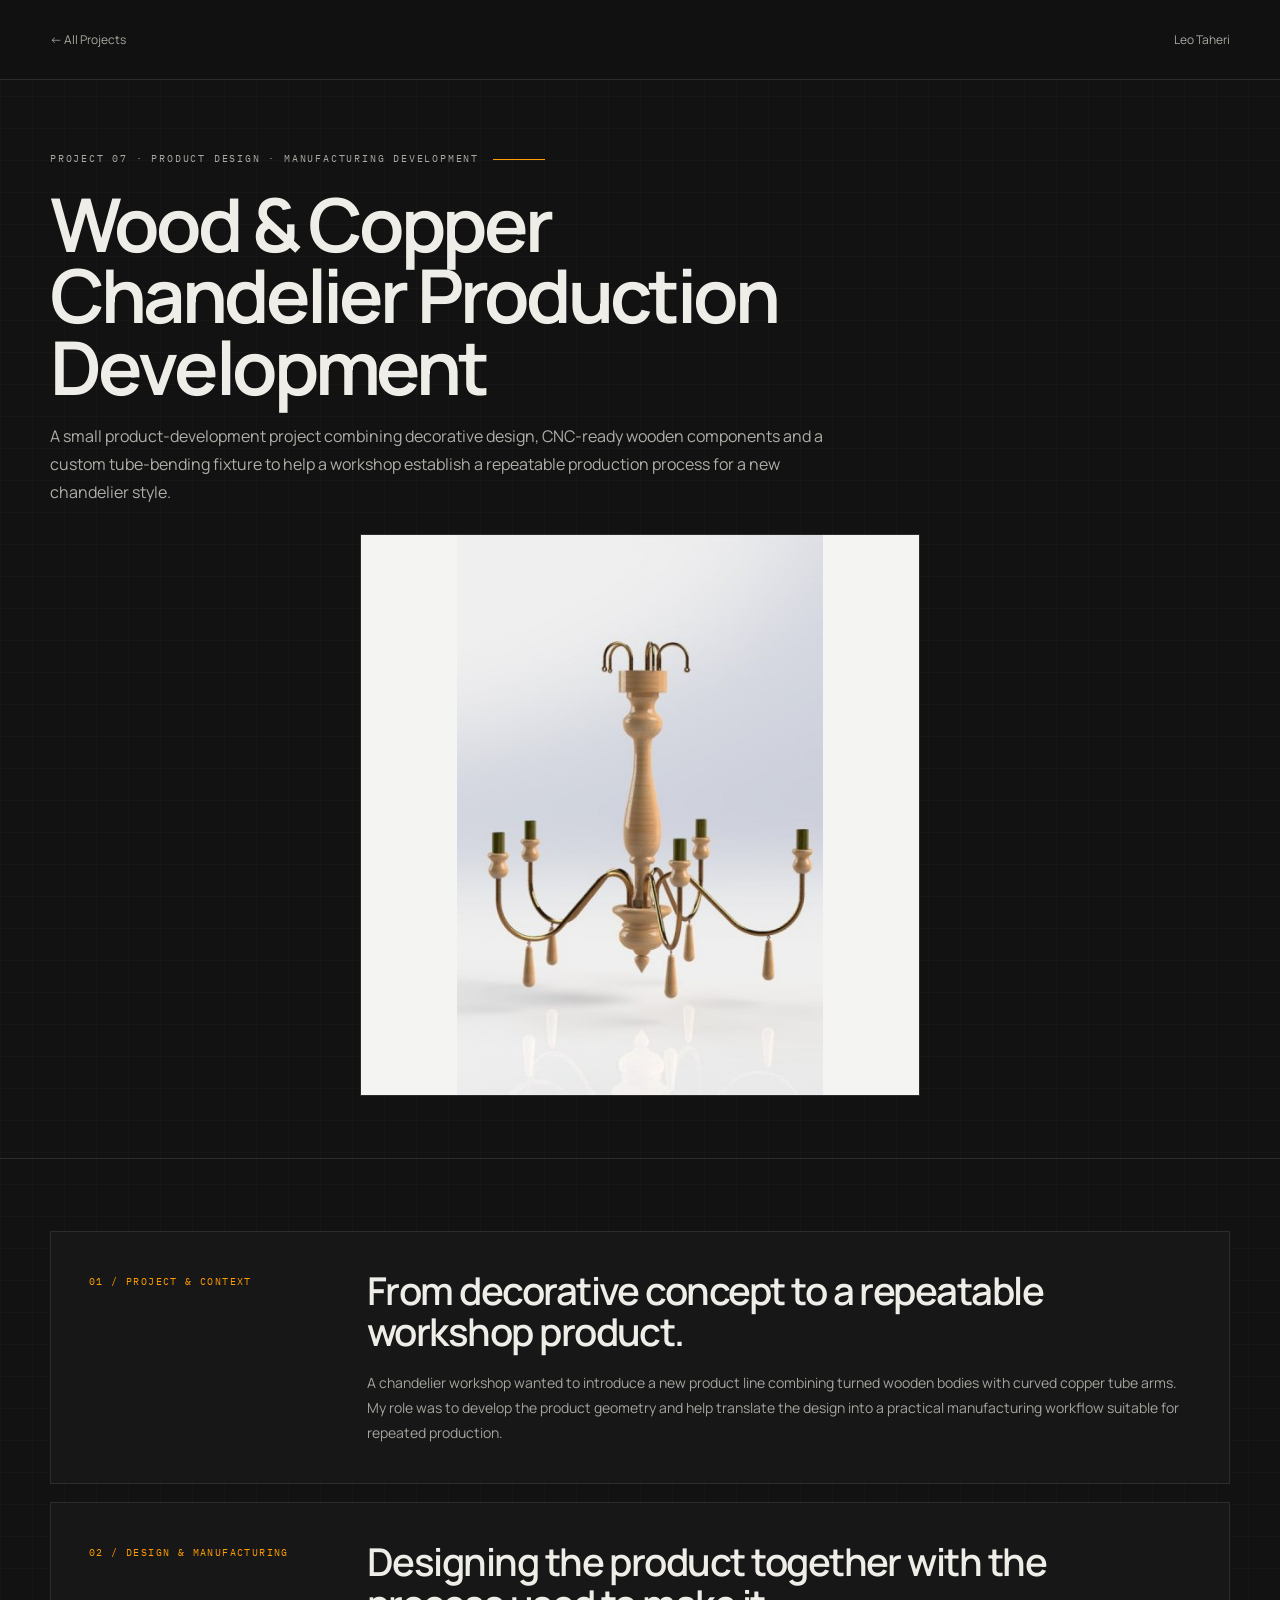
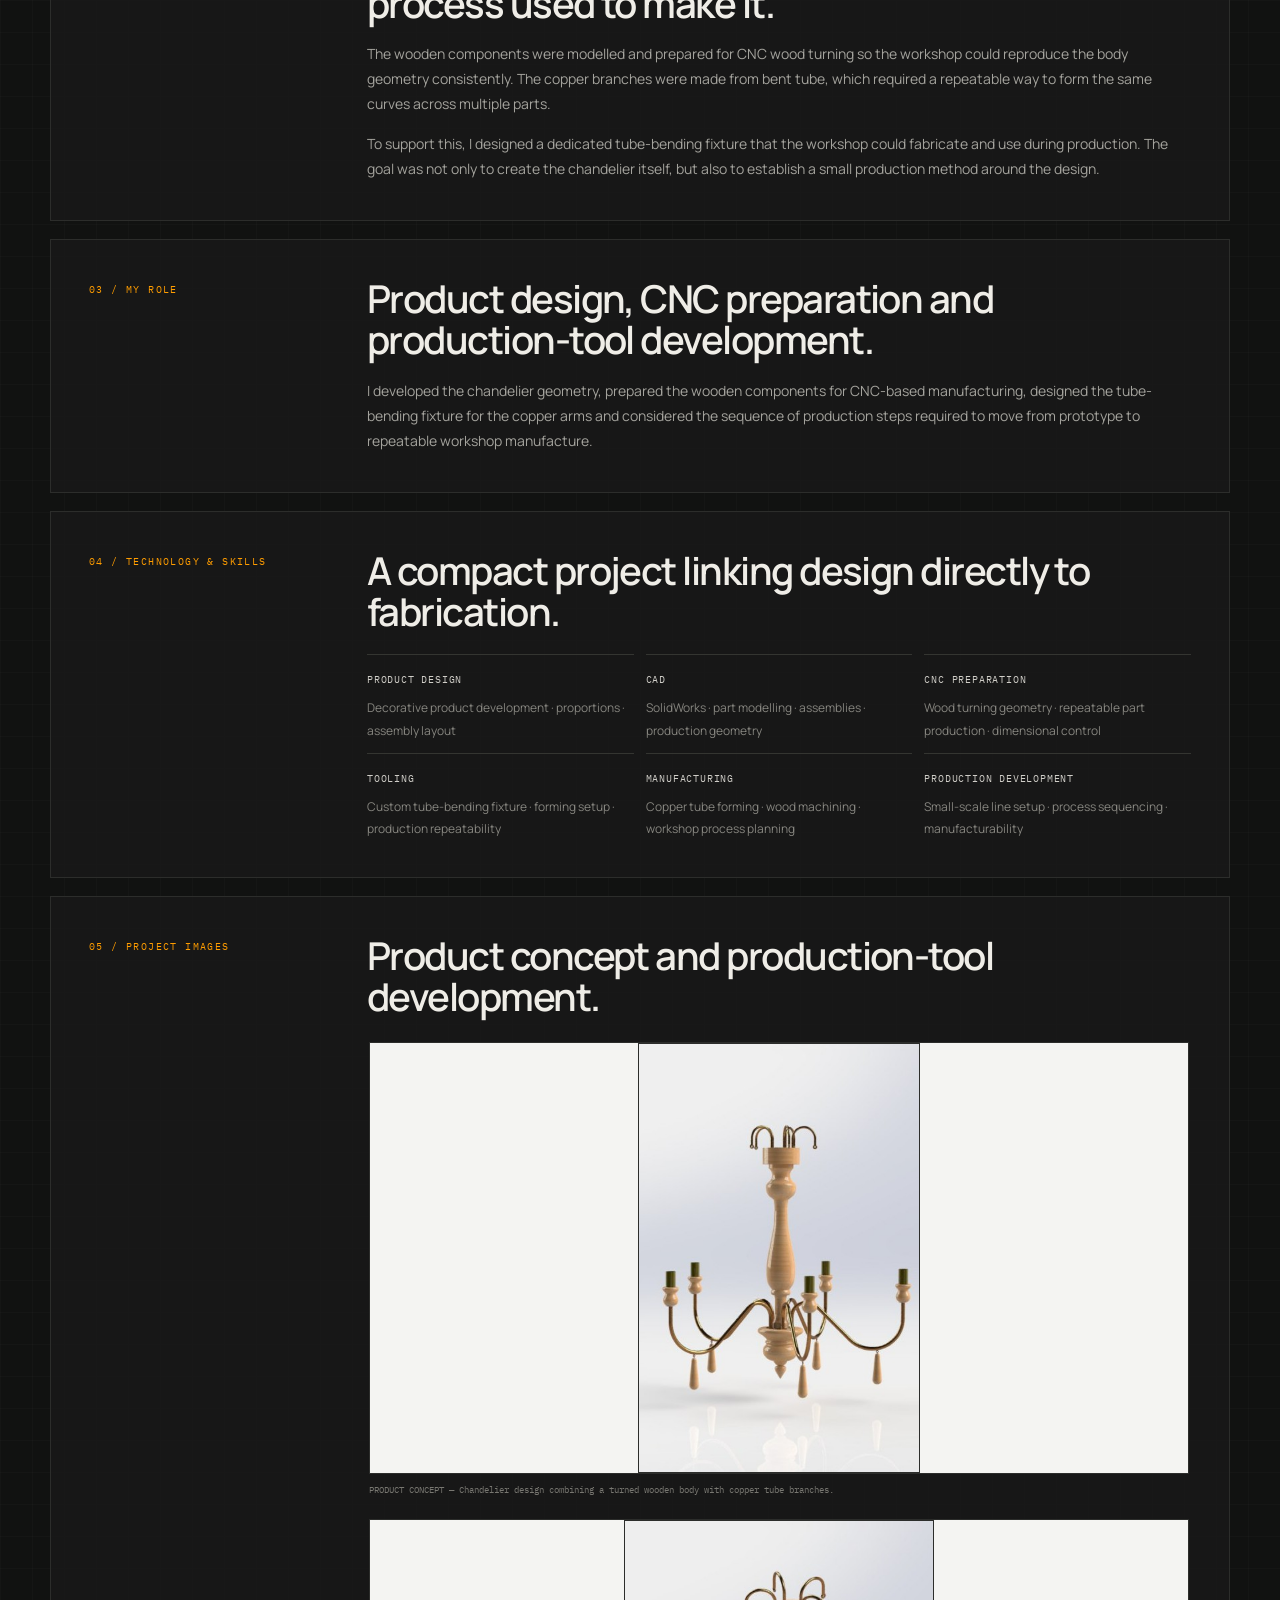
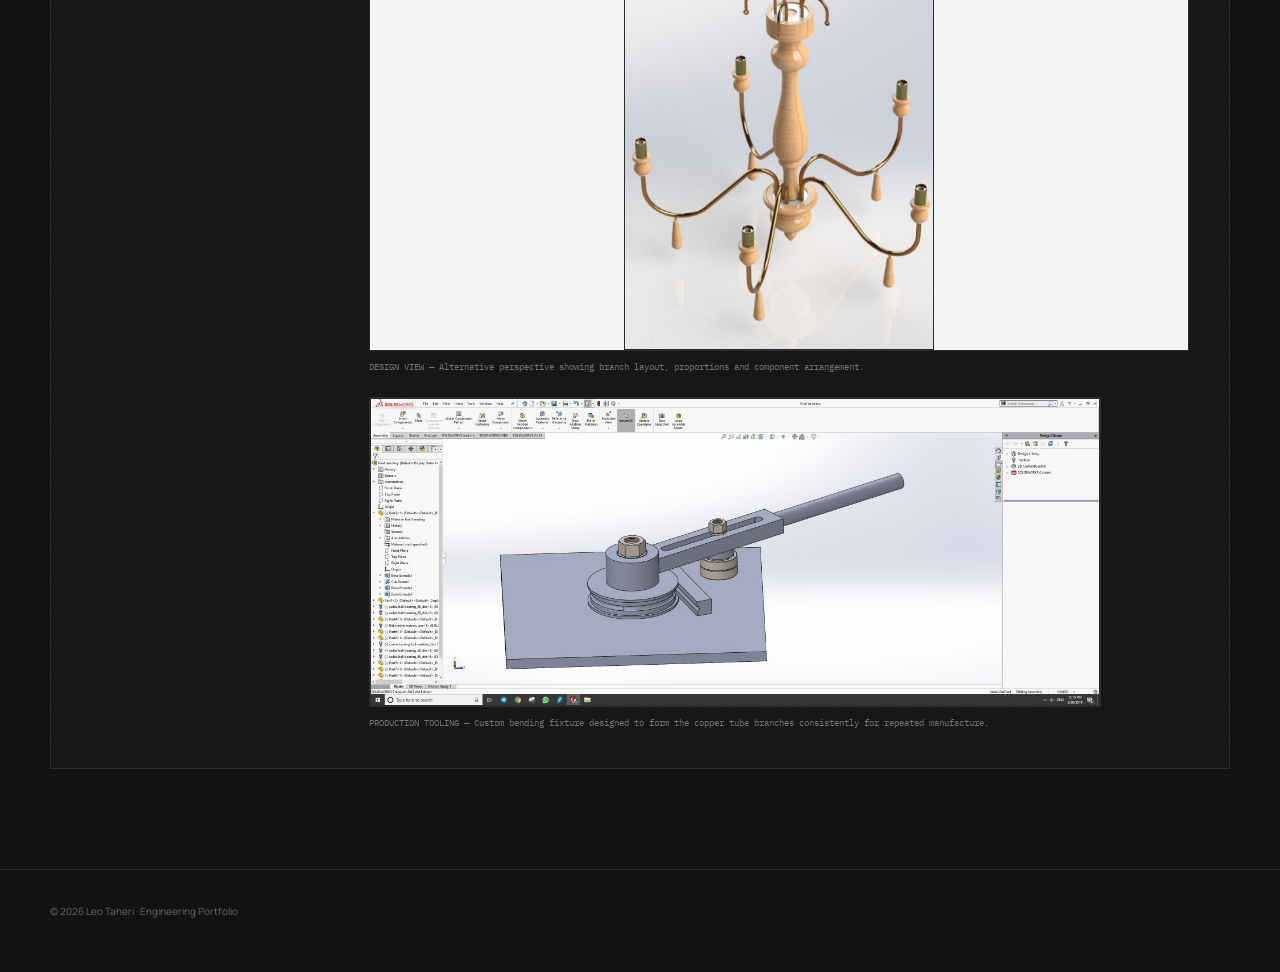
<file: wood-copper-chandelier.html>
<!doctype html>
<html lang="en">
<head>
  <meta charset="utf-8">
  <meta name="viewport" content="width=device-width, initial-scale=1">
  <meta name="description" content="Wood and copper chandelier product-development case study by Leo Taheri.">
  <title>Wood &amp; Copper Chandelier Production Development — Leo Taheri</title>
  <link rel="preconnect" href="https://fonts.googleapis.com">
  <link rel="preconnect" href="https://fonts.gstatic.com" crossorigin>
  <link href="https://fonts.googleapis.com/css2?family=IBM+Plex+Mono:wght@400;500;600&family=Manrope:wght@400;500;600;700&display=swap" rel="stylesheet">
  <style>

    :root{
      --bg:#111211;--panel:#171817;--panel2:#1a1b1a;--line:#2c2d2b;
      --text:#efede7;--muted:#9b9a94;--dim:#74736e;--accent:#ff9d00;--max:1180px;
    }
    *{box-sizing:border-box}
    html{scroll-behavior:smooth}
    body{
      margin:0;color:var(--text);font-family:"Manrope",system-ui,sans-serif;
      background:
        linear-gradient(rgba(255,255,255,.016) 1px,transparent 1px),
        linear-gradient(90deg,rgba(255,255,255,.016) 1px,transparent 1px),
        var(--bg);
      background-size:32px 32px;
    }
    a{color:inherit}
    .wrap{width:min(var(--max),calc(100% - 64px));margin:auto}
    header{
      height:80px;border-bottom:1px solid var(--line);display:flex;align-items:center;
      position:sticky;top:0;z-index:15;background:rgba(17,18,17,.9);backdrop-filter:blur(16px);
    }
    header .wrap{display:flex;align-items:center;justify-content:space-between}
    .back,.name{font-size:12px;text-decoration:none;color:#aaa9a3}
    .back:hover,.name:hover{color:var(--accent)}

    .hero{padding:72px 0 62px;border-bottom:1px solid var(--line)}
    .eyebrow{
      display:flex;align-items:center;gap:14px;color:#aaa9a3;
      font:10px/1.4 "IBM Plex Mono",monospace;letter-spacing:.18em;margin-bottom:22px;
    }
    .eyebrow:after{content:"";width:52px;height:1px;background:var(--accent)}
    h1{
      max-width:780px;margin:0 0 20px;font-size:clamp(46px,5.8vw,78px);
      letter-spacing:-.052em;line-height:.96;font-weight:650;
    }
    .lede{max-width:800px;margin:0;color:#afaea8;font-size:16px;line-height:1.75}
    .hero-image{
      margin-top:42px;width:min(850px,100%);height:460px;overflow:hidden;
      border:1px solid var(--line);background:#171817;
    }
    .hero-image img{width:100%;height:100%;object-fit:cover;object-position:center;display:block}

    .case{padding:72px 0 100px}
    .blocks{display:grid;gap:18px}
    .block{
      display:grid;grid-template-columns:230px minmax(0,1fr);gap:48px;
      padding:38px;border:1px solid var(--line);background:rgba(24,25,24,.88);
    }
    .block-label{
      color:var(--accent);font:10px/1.5 "IBM Plex Mono",monospace;
      letter-spacing:.14em;padding-top:4px;
    }
    .block h2{
      margin:0 0 18px;font-size:clamp(27px,3vw,39px);line-height:1.08;
      letter-spacing:-.04em;font-weight:600;max-width:780px;
    }
    .block p{margin:0 0 15px;color:#a4a39d;font-size:14px;line-height:1.78;max-width:820px}
    .block p:last-child{margin-bottom:0}

    .challenge-grid{display:grid;grid-template-columns:1fr 1fr;gap:12px;margin-top:24px}
    .challenge{
      border:1px solid #30312f;background:#151615;padding:22px;min-height:180px;
    }
    .challenge .n{font:10px/1 "IBM Plex Mono",monospace;color:var(--accent);margin-bottom:14px}
    .challenge h3{font-size:15px;margin:0 0 8px;font-weight:600}
    .challenge p{font-size:12.5px;line-height:1.65;color:#8f8e88;margin:0}

    .tech-grid{display:grid;grid-template-columns:repeat(3,1fr);gap:12px;margin-top:22px}
    .tech{
      border-top:1px solid #343531;padding:18px 0 0;
    }
    .tech strong{
      display:block;font:10px/1.4 "IBM Plex Mono",monospace;
      color:#d0cec8;letter-spacing:.08em;margin-bottom:8px;
    }
    .tech span{color:#86857f;font-size:12px;line-height:1.55}

    .gallery{
      display:grid;grid-template-columns:1.1fr .9fr;gap:18px;margin-top:24px;
    }
    .gallery figure{margin:0}
    .gallery figure:first-child{grid-row:span 2}
    .gallery img{
      width:100%;display:block;border:1px solid var(--line);background:#151615;
      object-fit:cover;
    }
    .gallery figure:first-child img{height:520px}
    .gallery figure:nth-child(2) img,.gallery figure:nth-child(3) img{height:250px}
    figcaption{
      padding-top:8px;color:#72716c;font:9px/1.6 "IBM Plex Mono",monospace;
    }

    .footer{border-top:1px solid var(--line);padding:34px 0 54px;color:#6b6a65;font-size:10px}

    @media(max-width:900px){
      .wrap{width:min(var(--max),calc(100% - 36px))}
      .block{grid-template-columns:1fr;gap:18px;padding:28px}
      .challenge-grid,.tech-grid{grid-template-columns:1fr}
      .gallery{grid-template-columns:1fr}
      .gallery figure:first-child{grid-row:auto}
      .gallery figure:first-child img,.gallery figure:nth-child(2) img,.gallery figure:nth-child(3) img{height:auto;max-height:500px}
      .hero-image{height:380px}
    }
    @media(max-width:560px){
      .hero{padding-top:58px}.hero-image{height:300px}
      .block{padding:23px}.case{padding-top:54px}
    }
  
    /* Expanded project media gallery */
    .gallery{
      display:grid;
      grid-template-columns:repeat(12,minmax(0,1fr));
      gap:18px;
      margin-top:24px;
    }
    .gallery figure{
      margin:0;
      grid-column:span 6;
    }
    .gallery figure.wide{grid-column:1/-1}
    .gallery figure.tall{grid-column:span 5}
    .gallery figure.side{grid-column:span 7}

    .gallery .media-frame{
      position:relative;
      width:100%;
      background:#111210;
      border:1px solid var(--line);
      overflow:hidden;
    }
    .gallery img{
      width:100%;
      height:auto;
      max-height:680px;
      display:block;
      object-fit:contain;
      object-position:center;
      background:#111210;
    }
    .gallery .comparison img{
      max-height:none;
      object-fit:contain;
    }
    .gallery video{
      width:100%;
      aspect-ratio:16/9;
      display:block;
      object-fit:contain;
      background:#0e0f0e;
    }
    .video-note{
      position:absolute;
      top:12px;
      left:12px;
      z-index:2;
      padding:7px 9px;
      border:1px solid #393a36;
      background:rgba(14,15,14,.78);
      color:#b7b5ae;
      font:9px/1.4 "IBM Plex Mono",monospace;
      letter-spacing:.08em;
      backdrop-filter:blur(6px);
    }
figcaption{
      padding-top:9px;
      color:#787771;
      font:9px/1.6 "IBM Plex Mono",monospace;
    }

    @media(max-width:900px){
      .gallery{grid-template-columns:1fr}
      .gallery figure,
      .gallery figure.wide,
      .gallery figure.tall,
      .gallery figure.side{grid-column:auto}
      .gallery img{max-height:none}
      .team-photo .privacy-emoji{
        width:34px;height:34px;font-size:23px;
        box-shadow:0 0 0 2px rgba(17,18,16,.85);
      }
    }

  

    .hero-image{
      width:min(760px,100%)!important;
      height:auto!important;
      margin:30px auto 0!important;
      background:#f4f4f2!important;
      border:1px solid var(--line)!important;
      overflow:hidden!important;
    }
    .hero-image img{
      width:100%!important;
      height:auto!important;
      display:block!important;
      object-fit:contain!important;
      background:#f4f4f2!important;
    }
    .gallery.project07{
      display:grid!important;
      grid-template-columns:repeat(2,minmax(0,1fr))!important;
      gap:18px!important;
      margin-top:24px!important;
    }
    .gallery.project07 figure{margin:0!important;}
    .gallery.project07 figure.wide{grid-column:1/-1!important;}
    .gallery.project07 .media-frame{
      background:#f4f4f2!important;
      border:1px solid var(--line)!important;
      overflow:hidden!important;
    }
    .gallery.project07 img{
      width:100%!important;
      height:auto!important;
      max-height:620px!important;
      object-fit:contain!important;
      display:block!important;
      background:#f4f4f2!important;
    }
    @media(max-width:800px){
      .gallery.project07{grid-template-columns:1fr!important}
      .gallery.project07 figure.wide{grid-column:auto!important}
    }

  
    /* Project 07 image scale refinement */
    .hero-image{
      width:min(560px,88%)!important;
      margin:28px auto 0!important;
    }
    .hero-image img{
      width:100%!important;
      height:auto!important;
      max-height:560px!important;
      object-fit:contain!important;
    }

    .gallery.project07{
      max-width:820px!important;
      margin:24px auto 0!important;
      gap:22px!important;
    }
    .gallery.project07 .media-frame{
      display:flex!important;
      align-items:center!important;
      justify-content:center!important;
      min-height:0!important;
    }
    .gallery.project07 img{
      width:auto!important;
      max-width:100%!important;
      height:auto!important;
      max-height:430px!important;
      object-fit:contain!important;
    }
    .gallery.project07 figure.wide .media-frame{
      max-width:760px!important;
      margin:0 auto!important;
    }
    .gallery.project07 figure.wide img{
      max-height:390px!important;
    }

    @media(max-width:800px){
      .hero-image{width:min(100%,520px)!important}
      .gallery.project07{max-width:560px!important}
      .gallery.project07 img{max-height:380px!important}
    }

</style>
</head>
<body>

<header>
  <div class="wrap">
    <a class="back" href="projects.html">← All Projects</a>
    <a class="name" href="index.html">Leo Taheri</a>
  </div>
</header>

<main>
  <section class="hero">
    <div class="wrap">
      <div class="eyebrow">PROJECT 07 · PRODUCT DESIGN · MANUFACTURING DEVELOPMENT</div>
      <h1>Wood &amp; Copper Chandelier Production Development</h1>
      <p class="lede">
        A small product-development project combining decorative design, CNC-ready wooden components
        and a custom tube-bending fixture to help a workshop establish a repeatable production process
        for a new chandelier style.
      </p>

      <div class="hero-image">
        <img src="images/wood-copper-chandelier-front.jpg" alt="Wood and copper chandelier concept">
      </div>
    </div>
  </section>

  <section class="case">
    <div class="wrap blocks">

      <article class="block">
        <div class="block-label">01 / PROJECT &amp; CONTEXT</div>
        <div>
          <h2>From decorative concept to a repeatable workshop product.</h2>
          <p>
            A chandelier workshop wanted to introduce a new product line combining turned wooden bodies
            with curved copper tube arms. My role was to develop the product geometry and help translate
            the design into a practical manufacturing workflow suitable for repeated production.
          </p>
        </div>
      </article>

      <article class="block">
        <div class="block-label">02 / DESIGN &amp; MANUFACTURING</div>
        <div>
          <h2>Designing the product together with the process used to make it.</h2>
          <p>
            The wooden components were modelled and prepared for CNC wood turning so the workshop could
            reproduce the body geometry consistently. The copper branches were made from bent tube,
            which required a repeatable way to form the same curves across multiple parts.
          </p>
          <p>
            To support this, I designed a dedicated tube-bending fixture that the workshop could fabricate
            and use during production. The goal was not only to create the chandelier itself, but also to
            establish a small production method around the design.
          </p>
        </div>
      </article>

      <article class="block">
        <div class="block-label">03 / MY ROLE</div>
        <div>
          <h2>Product design, CNC preparation and production-tool development.</h2>
          <p>
            I developed the chandelier geometry, prepared the wooden components for CNC-based manufacturing,
            designed the tube-bending fixture for the copper arms and considered the sequence of production
            steps required to move from prototype to repeatable workshop manufacture.
          </p>
        </div>
      </article>

      <article class="block">
        <div class="block-label">04 / TECHNOLOGY &amp; SKILLS</div>
        <div>
          <h2>A compact project linking design directly to fabrication.</h2>
          <div class="tech-grid">
            <div class="tech"><strong>PRODUCT DESIGN</strong><span>Decorative product development · proportions · assembly layout</span></div>
            <div class="tech"><strong>CAD</strong><span>SolidWorks · part modelling · assemblies · production geometry</span></div>
            <div class="tech"><strong>CNC PREPARATION</strong><span>Wood turning geometry · repeatable part production · dimensional control</span></div>
            <div class="tech"><strong>TOOLING</strong><span>Custom tube-bending fixture · forming setup · production repeatability</span></div>
            <div class="tech"><strong>MANUFACTURING</strong><span>Copper tube forming · wood machining · workshop process planning</span></div>
            <div class="tech"><strong>PRODUCTION DEVELOPMENT</strong><span>Small-scale line setup · process sequencing · manufacturability</span></div>
          </div>
        </div>
      </article>

      <article class="block">
        <div class="block-label">05 / PROJECT IMAGES</div>
        <div>
          <h2>Product concept and production-tool development.</h2>

          <div class="gallery project07">
            <figure>
              <div class="media-frame">
                <img src="images/wood-copper-chandelier-front.jpg" alt="Front view of the wood and copper chandelier concept">
              </div>
              <figcaption>PRODUCT CONCEPT — Chandelier design combining a turned wooden body with copper tube branches.</figcaption>
            </figure>

            <figure>
              <div class="media-frame">
                <img src="images/wood-copper-chandelier-angle.jpg" alt="Angled view of the wood and copper chandelier concept">
              </div>
              <figcaption>DESIGN VIEW — Alternative perspective showing branch layout, proportions and component arrangement.</figcaption>
            </figure>

            <figure class="wide">
              <div class="media-frame">
                <img src="images/wood-copper-tube-bender-cad.jpg" alt="SolidWorks CAD model of the copper tube bending fixture">
              </div>
              <figcaption>PRODUCTION TOOLING — Custom bending fixture designed to form the copper tube branches consistently for repeated manufacture.</figcaption>
            </figure>
          </div>
        </div>
      </article>

    </div>
  </section>
</main>

<footer class="footer">
  <div class="wrap">© <span id="year"></span> Leo Taheri · Engineering Portfolio</div>
</footer>
<script>document.getElementById('year').textContent = new Date().getFullYear();</script>

</body>
</html>
</file>
<file: projects-printer.css>
/* -------------------------------------------------------
   Projects hero — interactive semi-filled isometric FDM printer
   Crisp SVG lines, no global blur or 3D CSS transform.
   ------------------------------------------------------- */

.intro .wrap{
  position:relative;
}

.projects-printer{
  position:absolute;
  top:-32px;
  right:0;
  width:440px;
  height:315px;
  z-index:1;
  pointer-events:auto;
  user-select:none;
  -webkit-user-select:none;
  contain:layout paint;
}

.projects-printer svg{
  width:100%;
  height:100%;
  display:block;
  overflow:visible;
  shape-rendering:geometricPrecision;
  text-rendering:geometricPrecision;
}

/* crisp line hierarchy */
.projects-printer .edge,
.projects-printer .edge-soft,
.projects-printer .edge-back,
.projects-printer .boat-line,
.projects-printer .active-line{
  vector-effect:non-scaling-stroke;
  fill:none;
  stroke-linecap:round;
  stroke-linejoin:round;
}

.projects-printer .edge{
  stroke:rgba(245,243,237,.92);
  stroke-width:1.05;
}

.projects-printer .edge-soft{
  stroke:rgba(235,232,224,.46);
  stroke-width:.78;
}

.projects-printer .edge-back{
  stroke:rgba(235,232,224,.22);
  stroke-width:.72;
}

.projects-printer .boat-line{
  stroke:rgba(248,246,240,.95);
  stroke-width:1.02;
}

.projects-printer .active-line{
  stroke:#ff9d00;
  stroke-width:1.45;
  filter:drop-shadow(0 0 2px rgba(255,157,0,.52));
}

/* semi-filled 3D faces */
.projects-printer .frame-face-dark{
  fill:#171a1d;
  stroke:rgba(235,232,224,.38);
  stroke-width:.8;
  vector-effect:non-scaling-stroke;
}

.projects-printer .frame-face-mid{
  fill:#22272b;
  stroke:rgba(238,235,228,.58);
  stroke-width:.85;
  vector-effect:non-scaling-stroke;
}

.projects-printer .frame-face-light{
  fill:#2c3237;
  stroke:rgba(242,239,232,.72);
  stroke-width:.9;
  vector-effect:non-scaling-stroke;
}

.projects-printer .accent-face{
  fill:#ff9d00;
  fill-opacity:.82;
  stroke:#ffc15c;
  stroke-width:.8;
  vector-effect:non-scaling-stroke;
}

.projects-printer .accent-dark{
  fill:#a65a00;
  fill-opacity:.72;
  stroke:#ff9d00;
  stroke-width:.75;
  vector-effect:non-scaling-stroke;
}

.projects-printer .teal-face{
  fill:#223a3d;
  stroke:#6fb6b1;
  stroke-width:.8;
  vector-effect:non-scaling-stroke;
}

.projects-printer .bed-top{
  fill:#111416;
  stroke:rgba(244,241,234,.66);
  stroke-width:.85;
  vector-effect:non-scaling-stroke;
}

.projects-printer .bed-side{
  fill:#24292d;
  stroke:rgba(235,232,224,.45);
  stroke-width:.78;
  vector-effect:non-scaling-stroke;
}

.projects-printer .screen-fill{
  fill:#0c181b;
  stroke:#6fb6b1;
  stroke-width:.75;
  vector-effect:non-scaling-stroke;
}

.projects-printer .build-glow{
  fill:rgba(255,157,0,.075);
  opacity:0;
  transition:opacity .28s ease;
}

.projects-printer.is-running .build-glow{
  opacity:1;
}

.projects-printer .nozzle-glow{
  fill:#ff9d00;
  opacity:.25;
  transition:opacity .2s ease;
}

.projects-printer.is-running .nozzle-glow{
  opacity:.88;
}

.projects-printer .hover-zone{
  fill:transparent;
  cursor:crosshair;
}

/* preserve the original page layout */
@media (min-width:1001px){
  .intro .eyebrow,
  .intro h1,
  .intro p{
    position:relative;
    z-index:2;
  }

  .intro p{
    max-width:690px;
  }
}

@media (max-width:1180px) and (min-width:1001px){
  .projects-printer{
    width:370px;
    height:270px;
    top:-16px;
  }

  .intro p{
    max-width:610px;
  }
}

@media (max-width:1000px){
  .projects-printer{
    display:none;
  }
}
</file>
